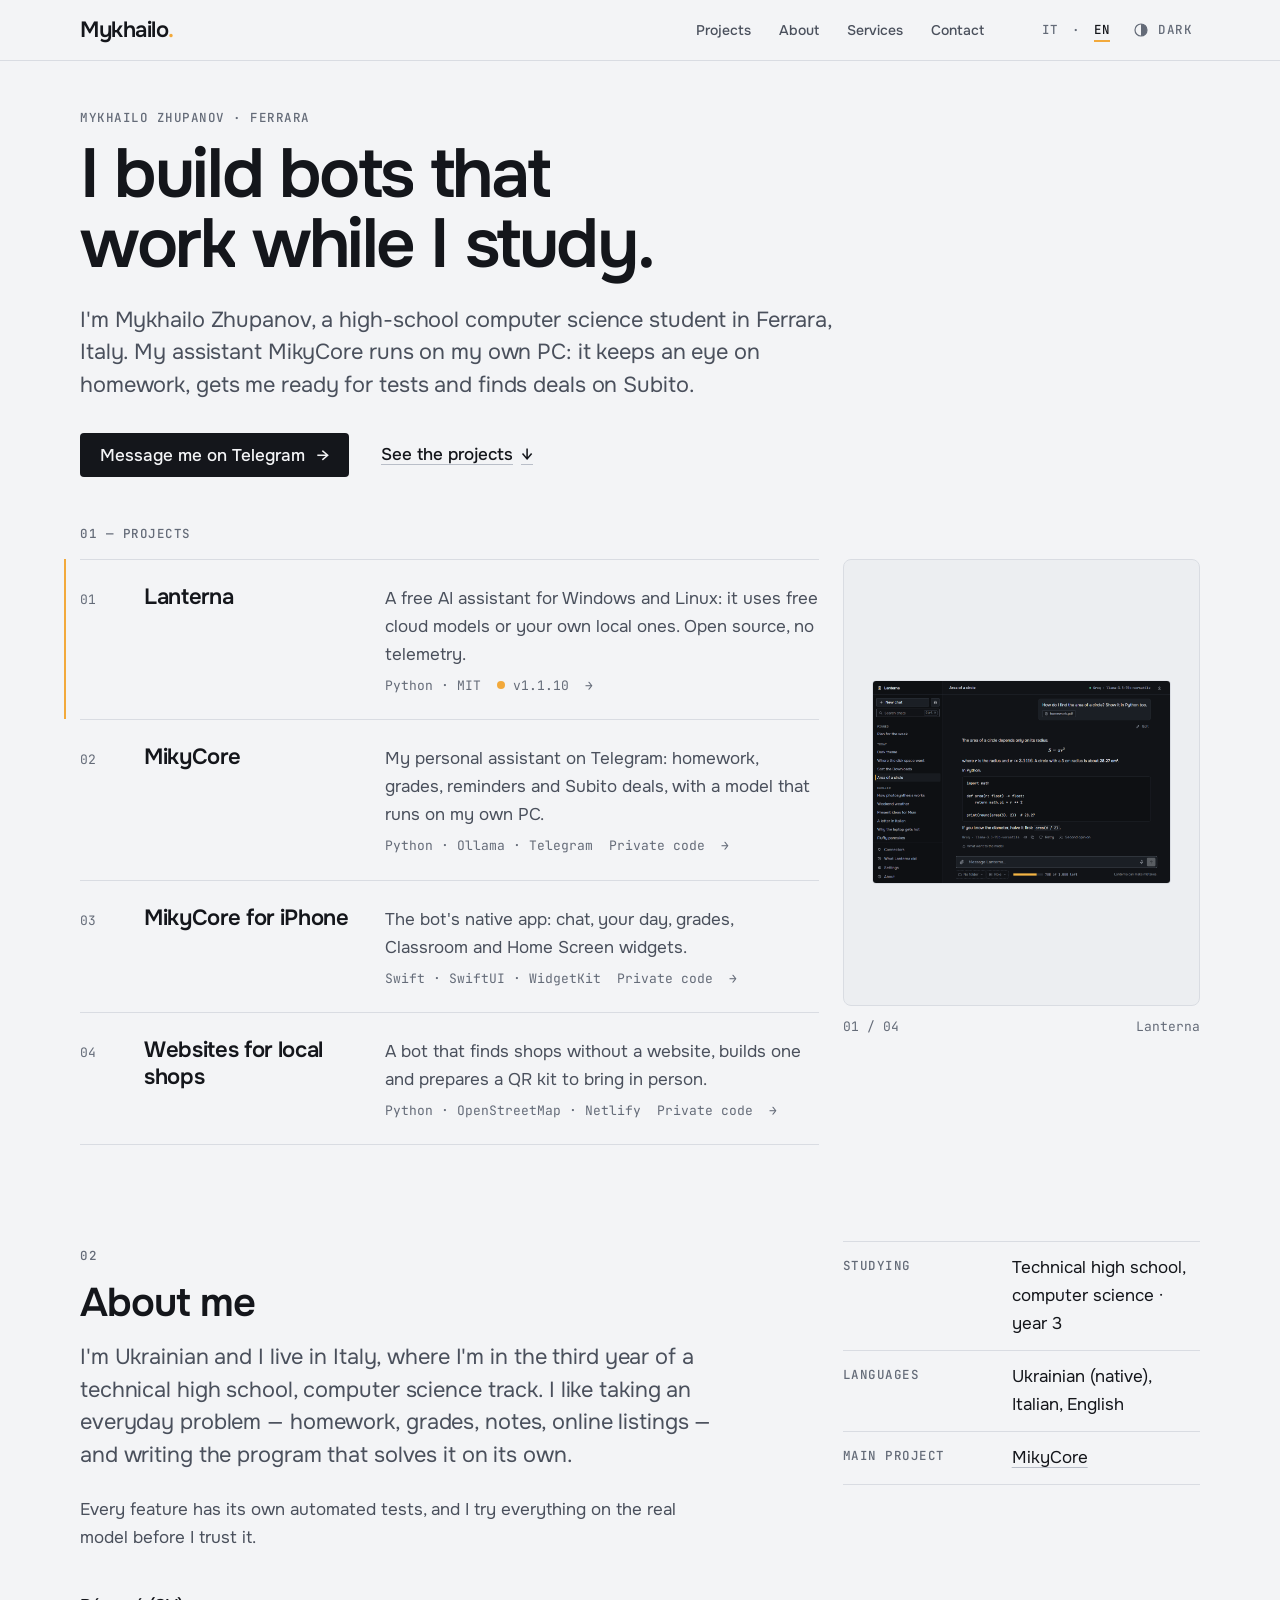
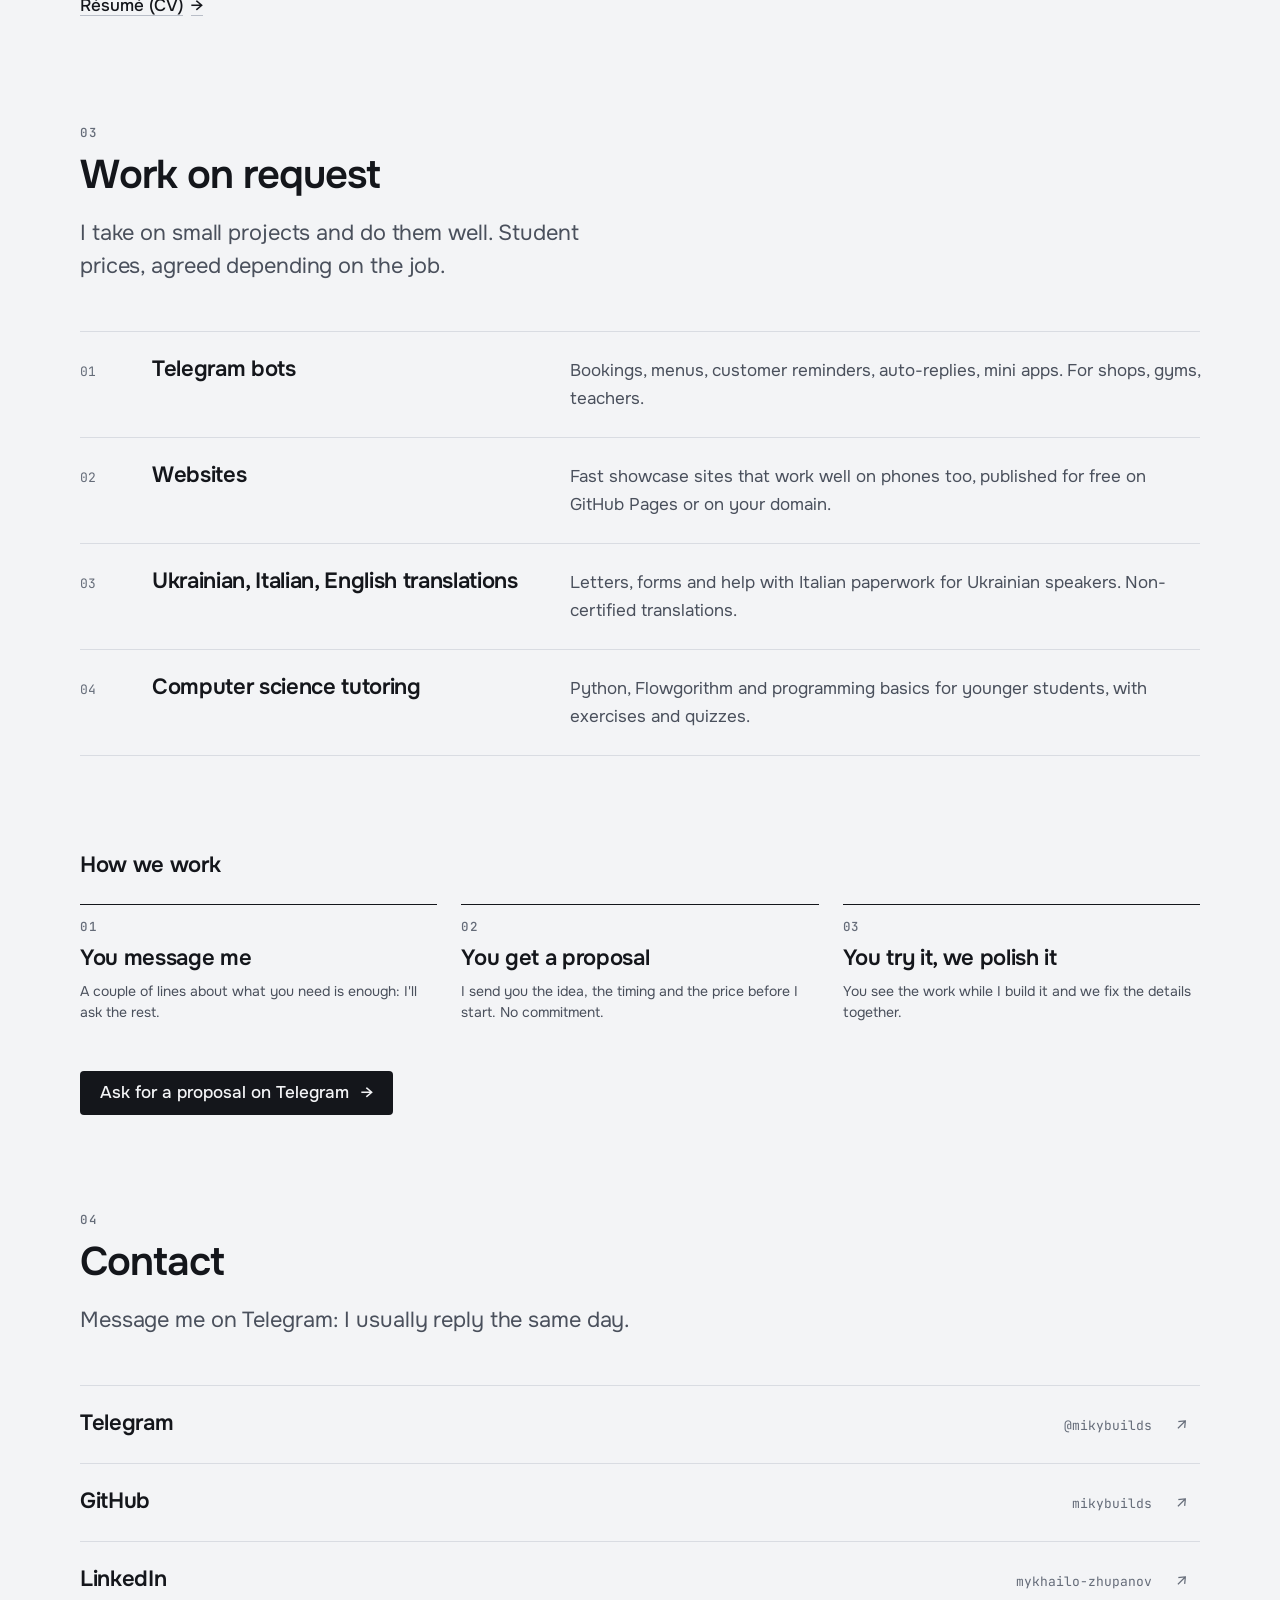
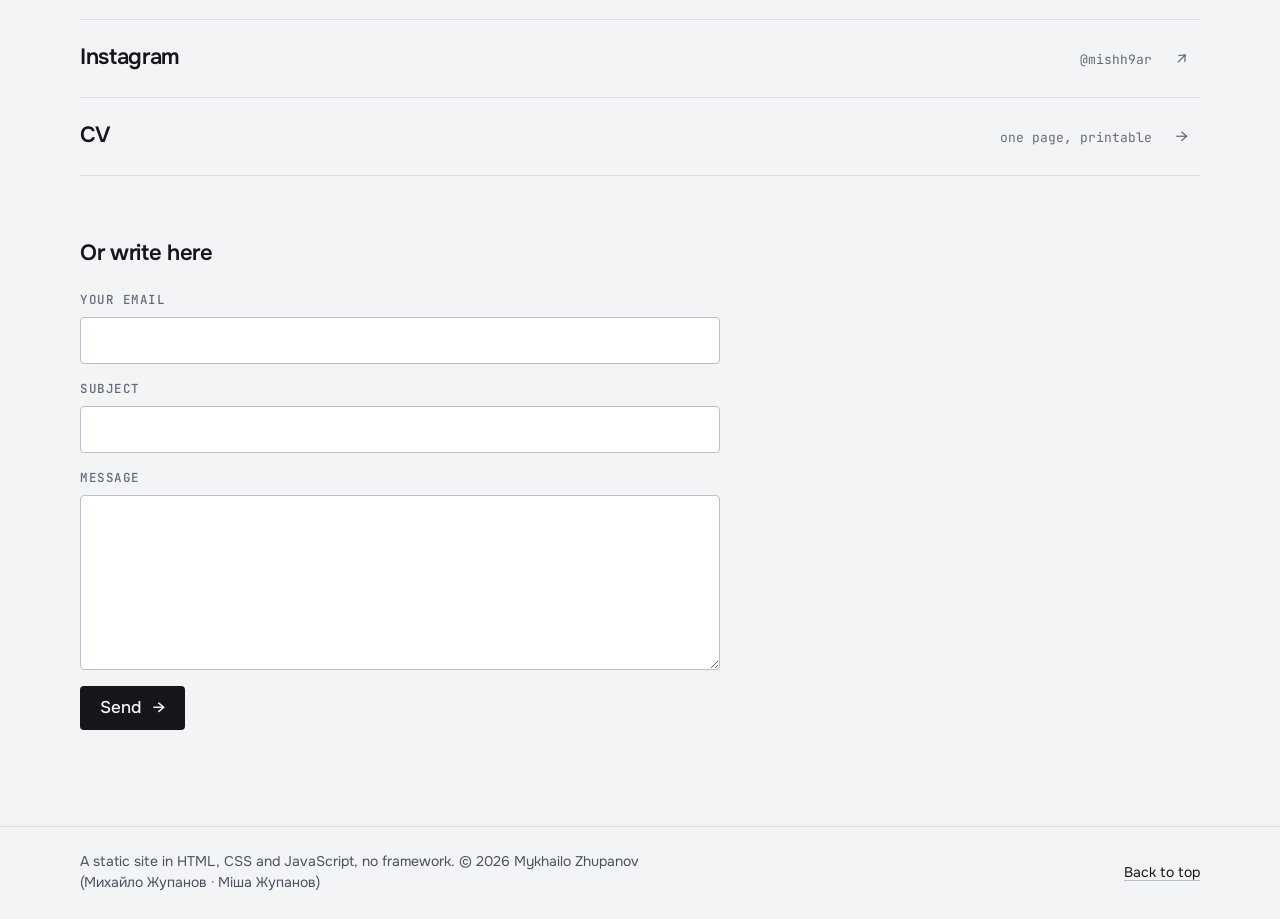
<file: index.html>
<!doctype html>
<html lang="it">
<head>
  <meta charset="utf-8">
  <meta name="viewport" content="width=device-width, initial-scale=1">
  <title>Mykhailo Zhupanov — bot Telegram e AI in locale</title>
  <meta name="description" content="Mykhailo Zhupanov (Михайло Жупанов, Міша Жупанов), studente di un istituto tecnico (informatica) a Ferrara. Costruisco bot Telegram, siti web e assistenti AI che girano sul mio PC.">
  <meta name="author" content="Mykhailo Zhupanov (Михайло Жупанов)">
  <meta name="theme-color" content="#F3F4F6">
  <link rel="canonical" href="https://mikybuilds.github.io/">
  <script type="application/ld+json">
  [{"@context": "https://schema.org", "@type": "WebSite", "name": "Mykhailo Zhupanov", "alternateName": ["mikybuilds", "Михайло Жупанов"], "url": "https://mikybuilds.github.io/"}, {"@context": "https://schema.org", "@type": "Person", "name": "Mykhailo Zhupanov", "alternateName": ["Mikhail Zhupanov", "Misha Zhupanov", "Zhupanov Mykhailo", "Михайло Жупанов", "Міша Жупанов", "Миша Жупанов", "Жупанов Михайло", "mikybuilds"], "url": "https://mikybuilds.github.io/", "givenName": "Mykhailo", "familyName": "Zhupanov", "mainEntityOfPage": "https://mikybuilds.github.io/", "jobTitle": "High-school computer science student, developer", "homeLocation": {"@type": "Place", "address": {"@type": "PostalAddress", "addressLocality": "Ferrara", "addressCountry": "IT"}}, "knowsAbout": ["Telegram bots", "Local LLM", "iOS apps", "Web development"], "sameAs": ["https://github.com/mikybuilds", "https://www.linkedin.com/in/mykhailo-zhupanov/", "https://t.me/mikybuilds", "https://www.instagram.com/mishh9ar/"]}]
  </script>
  <meta name="color-scheme" content="light dark">
  <meta property="og:type" content="website">
  <meta property="og:title" content="Mykhailo Zhupanov — bot Telegram e AI in locale">
  <meta property="og:description" content="Mykhailo Zhupanov (Михайло Жупанов, Міша Жупанов), studente di un istituto tecnico (informatica) a Ferrara. Costruisco bot Telegram, siti web e assistenti AI che girano sul mio PC.">
  <meta property="og:image" content="https://mikybuilds.github.io/assets/og.png">
  <meta property="og:url" content="https://mikybuilds.github.io/">
  <meta property="og:site_name" content="Mykhailo Zhupanov">
  <link rel="me" href="https://github.com/mikybuilds">
  <link rel="icon" href="/favicon.ico" sizes="48x48">
  <link rel="icon" href="/favicon.svg" type="image/svg+xml">
  <link rel="icon" href="/favicon-192.png" type="image/png" sizes="192x192">
  <link rel="apple-touch-icon" href="/apple-touch-icon.png">
  <link rel="preconnect" href="https://fonts.googleapis.com">
  <link rel="preconnect" href="https://fonts.gstatic.com" crossorigin>
  <link href="https://fonts.googleapis.com/css2?family=JetBrains+Mono:wght@400;500&family=Onest:wght@400..600&display=swap" rel="stylesheet">
  <link rel="stylesheet" href="/tokens.css?v=24">
  <link rel="stylesheet" href="/base.css?v=24">
  <link rel="stylesheet" href="/components.css?v=24">
  <link rel="stylesheet" href="/pages.css?v=24">
  <script src="/lv.js?v=3" defer></script>
  <script>(function(){var d=document.documentElement;d.classList.add("js");try{var t=localStorage.getItem("theme");if(t)d.dataset.theme=t}catch(e){}})();</script>
</head>
<body data-page="home">
  <a class="skip" href="#main" data-i18n="skip">Vai al contenuto</a>
  

  <header class="site-head"><div class="wrap">
    <a class="brand" href="/">Mykhailo</a>
    <nav class="site-nav" aria-label="Menu">
      <a data-i18n="nav.projects" href="/#projects" data-sec="projects">Progetti</a>
      <a class="hide-m" data-i18n="nav.about" href="/#about" data-sec="about">Chi sono</a>
      <a class="hide-s" data-i18n="nav.services" href="/#services" data-sec="services">Servizi</a>
      <a data-i18n="nav.contact" href="/#contact" data-sec="contact">Contatti</a>
    </nav>
    <div class="tools">
      <div class="lang" role="group" aria-label="Lingua / Language"><button type="button" data-lang="it" aria-pressed="true">IT</button><span aria-hidden="true">·</span><button type="button" data-lang="en" aria-pressed="false">EN</button></div>
      <button id="theme" class="theme-btn" type="button" aria-label="Tema scuro"><svg viewBox="0 0 24 24" aria-hidden="true"><circle cx="12" cy="12" r="8"/><path class="half" d="M12 4a8 8 0 0 1 0 16z"/></svg><span class="t-label">Scuro</span></button>
    </div>
  </div></header>

  <main id="main">

    <section class="intro"><div class="wrap">
      <p class="label">Mykhailo Zhupanov · Ferrara</p>
      <h1 class="display" data-i18n="hero.title" data-split>Costruisco bot che lavorano mentre io studio.</h1>
      <p class="lead wide" data-i18n="hero.lead">Sono Mykhailo Zhupanov, studio informatica in un istituto tecnico di Ferrara. Il mio assistente MikyCore gira sul mio PC: tiene d'occhio i compiti, mi prepara per le verifiche e trova affari su Subito.</p>
      <p class="actions"><a class="btn" href="https://t.me/mikybuilds" target="_blank" rel="noopener"><span data-i18n="hero.cta">Scrivimi su Telegram</span><span class="arr" aria-hidden="true">→</span></a><a class="more" href="#projects"><span data-i18n="hero.more2">Vedi i progetti</span><span class="arr" aria-hidden="true">↓</span></a></p>
    </div></section>

    <section class="sec first" id="projects"><div class="wrap">
      <h2 class="label" data-i18n="pj.title">01 — Progetti</h2>
      <div class="index-layout">
        <div class="index"><a class="index-row" href="/projects/lanterna/" data-preview="/assets/lanterna/chat-dark.webp" data-pw="1120" data-ph="760"><span class="row-no meta">01</span><span class="row-title h3" style="view-transition-name:p-lanterna">Lanterna</span><span class="row-desc" data-i18n="pj.lan.d">Assistente AI gratuito per Windows e Linux: usa modelli cloud gratuiti o i tuoi modelli locali. Open source, senza telemetria.</span><span class="row-meta"><span class="row-k meta">Python · MIT</span><span class="row-s meta"><span><span class="dot" aria-hidden="true"></span><span data-lv="v">v1.1.10</span></span><span class="arr" aria-hidden="true">→</span></span></span></a><a class="index-row" href="/projects/mikycore/" data-preview="/assets/previews/mikycore.webp" data-pw="390" data-ph="844"><span class="row-no meta">02</span><span class="row-title h3" style="view-transition-name:p-mikycore">MikyCore</span><span class="row-desc" data-i18n="pj.mc.d">Il mio assistente personale su Telegram: compiti, voti, promemoria e affari su Subito, con un modello che gira sul mio PC.</span><span class="row-meta"><span class="row-k meta">Python · Ollama · Telegram</span><span class="row-s meta"><span data-i18n="ix.private">Codice privato</span><span class="arr" aria-hidden="true">→</span></span></span></a><a class="index-row" href="/projects/ios/" data-preview="/assets/previews/ios.webp" data-pw="390" data-ph="844"><span class="row-no meta">03</span><span class="row-title h3" data-i18n="pj.ios.n" style="view-transition-name:p-ios">MikyCore per iPhone</span><span class="row-desc" data-i18n="pj.ios.d">L'app nativa del bot: chat, giornata, voti, Classroom e widget sulla schermata Home.</span><span class="row-meta"><span class="row-k meta">Swift · SwiftUI · WidgetKit</span><span class="row-s meta"><span data-i18n="ix.private">Codice privato</span><span class="arr" aria-hidden="true">→</span></span></span></a><a class="index-row" href="/projects/sites/" data-preview="/assets/previews/sites.webp" data-pw="390" data-ph="844"><span class="row-no meta">04</span><span class="row-title h3" data-i18n="pj.sites.n" style="view-transition-name:p-sites">Siti per negozi locali</span><span class="row-desc" data-i18n="pj.sit.d">Un bot che trova attività senza sito, ne costruisce uno e prepara il kit con QR da portare di persona.</span><span class="row-meta"><span class="row-k meta">Python · OpenStreetMap · Netlify</span><span class="row-s meta"><span data-i18n="ix.private">Codice privato</span><span class="arr" aria-hidden="true">→</span></span></span></a></div>
        <aside class="stage" aria-hidden="true">
          <figure class="plate">
            <div class="plate-frame"><img class="landscape cur" src="/assets/lanterna/chat-dark.webp" alt="" width="1120" height="760"><img class="portrait" src="/assets/previews/mikycore.webp" alt="" width="390" height="844"><img class="portrait" src="/assets/previews/ios.webp" alt="" width="390" height="844"><img class="portrait" src="/assets/previews/sites.webp" alt="" width="390" height="844"></div>
            <figcaption class="meta"><span id="plate-no">01 / 04</span><span id="plate-name">Lanterna</span></figcaption>
          </figure>
        </aside>
      </div>
    </div></section>

    <section class="sec" id="about"><div class="wrap"><div class="split">
      <div class="split-main">
        <span class="label">02</span>
        <h2 class="h2" data-i18n="about.title">Chi sono</h2>
        <p class="lead wide" data-i18n="about.p1" data-r>Sono ucraino e vivo in Italia, dove frequento il terzo anno di un istituto tecnico, indirizzo informatica. Mi piace prendere un problema di tutti i giorni — compiti, voti, appunti, annunci online — e scrivere il programma che lo risolve da solo.</p>
        <p class="body dim" data-i18n="ab.p2" data-r>Ogni funzione ha i suoi test automatici, e provo tutto sul modello reale prima di fidarmi.</p>
        <p class="actions" data-r><a class="more" href="/cv/"><span data-i18n="cv.link">Curriculum (CV)</span><span class="arr" aria-hidden="true">→</span></a></p>
      </div>
      <div class="split-aside">
        <dl class="facts" data-r>
          <div><dt class="label" data-i18n="ab.k1">Studio</dt><dd data-i18n="ab.v1">Istituto tecnico, informatica · 3° anno</dd></div>
          <div><dt class="label" data-i18n="ab.k4">Lingue</dt><dd data-i18n="ab.v4">Ucraino (madrelingua), italiano, inglese</dd></div>
          <div><dt class="label" data-i18n="ab.k5">Progetto principale</dt><dd><a href="/projects/mikycore/">MikyCore</a></dd></div>
        </dl>
      </div>
    </div></div></section>

    <section class="sec" id="services"><div class="wrap">
      <div class="sec-head"><span class="label">03</span><h2 class="h2" data-i18n="srv.title">Lavoro su richiesta</h2><p class="lead" data-i18n="srv.lead">Prendo piccoli progetti e li faccio bene. Prezzi da studente, da concordare in base al lavoro.</p></div>
      <div class="rows"><div class="row" data-r><span class="row-no meta">01</span><h3 class="h3" data-i18n="s1.t">Bot Telegram</h3><p class="row-text" data-i18n="s1.d">Prenotazioni, menù, promemoria per i clienti, risposte automatiche, mini app. Per negozi, palestre, insegnanti.</p></div><div class="row" data-r><span class="row-no meta">02</span><h3 class="h3" data-i18n="s2.t">Siti web</h3><p class="row-text" data-i18n="s2.d">Siti vetrina veloci, fatti bene anche su telefono, pubblicati gratis su GitHub Pages o sul tuo dominio.</p></div><div class="row" data-r><span class="row-no meta">03</span><h3 class="h3" data-i18n="s3.t">Traduzioni ucraino, italiano, inglese</h3><p class="row-text" data-i18n="s3.d">Lettere, moduli e aiuto con la burocrazia italiana per chi parla ucraino. Traduzioni non giurate.</p></div><div class="row" data-r><span class="row-no meta">04</span><h3 class="h3" data-i18n="s4.t">Ripetizioni di informatica</h3><p class="row-text" data-i18n="s4.d">Python, Flowgorithm e basi di programmazione per studenti più giovani, con esercizi e quiz.</p></div></div>
      <h3 class="h3 subhead" data-r data-i18n="pr.title">Come lavoriamo</h3>
      <ol class="steps"><li data-r style="--d:0ms"><b data-i18n="pr.1t">Mi scrivi</b><span data-i18n="pr.1d">Due righe su cosa ti serve bastano: il resto lo chiedo io.</span></li><li data-r style="--d:60ms"><b data-i18n="pr.2t">Ricevi una proposta</b><span data-i18n="pr.2d">Ti mando l'idea, i tempi e il prezzo prima di iniziare. Nessun impegno.</span></li><li data-r style="--d:120ms"><b data-i18n="pr.3t">Lo provi e lo sistemiamo</b><span data-i18n="pr.3d">Vedi il lavoro mentre lo faccio e correggiamo insieme i dettagli.</span></li></ol>
      <p class="actions after" data-r><a class="btn" href="https://t.me/mikybuilds" target="_blank" rel="noopener"><span data-i18n="pr.cta">Chiedi una proposta su Telegram</span><span class="arr" aria-hidden="true">→</span></a></p>
    </div></section>

    <section class="sec" id="contact"><div class="wrap">
      <div class="sec-head"><span class="label">04</span><h2 class="h2" data-i18n="ct.title">Contatti</h2><p class="lead" data-i18n="ct.lead">Scrivimi su Telegram: rispondo di solito in giornata.</p></div>
      <div class="contact-list" data-r><a class="contact-row" href="https://t.me/mikybuilds" target="_blank" rel="me noopener"><span class="h3">Telegram</span><span class="meta">@mikybuilds</span><span class="arr" aria-hidden="true">↗</span></a><a class="contact-row" href="https://github.com/mikybuilds" target="_blank" rel="me noopener"><span class="h3">GitHub</span><span class="meta">mikybuilds</span><span class="arr" aria-hidden="true">↗</span></a><a class="contact-row" href="https://www.linkedin.com/in/mykhailo-zhupanov/" target="_blank" rel="me noopener"><span class="h3">LinkedIn</span><span class="meta">mykhailo-zhupanov</span><span class="arr" aria-hidden="true">↗</span></a><a class="contact-row" href="https://www.instagram.com/mishh9ar/" target="_blank" rel="me noopener"><span class="h3">Instagram</span><span class="meta">@mishh9ar</span><span class="arr" aria-hidden="true">↗</span></a><a class="contact-row" href="/cv/"><span class="h3" data-i18n="cv.row">Curriculum</span><span class="meta" data-i18n="cv.rowm">una pagina, stampabile</span><span class="arr" aria-hidden="true">→</span></a></div>
      <form class="form" id="contact-form" action="https://api.web3forms.com/submit" method="POST" novalidate data-r>
        <h3 class="h3" data-i18n="fm.h">Oppure scrivi qui</h3>
        <input type="hidden" name="access_key" value="fa7a9e1f-1c98-408e-877a-d4b1c318d550">
        <input type="hidden" name="from_name" value="mikybuilds.github.io">
        <input type="checkbox" name="botcheck" class="hp" tabindex="-1" autocomplete="off" aria-hidden="true">
        <div class="field"><label class="label" for="f-email" data-i18n="fm.email">La tua email</label><input id="f-email" type="email" name="email" required autocomplete="email" maxlength="120" aria-describedby="f-email-e"><p class="field-err small" id="f-email-e" data-msg="Scrivi un'email a cui posso rispondere, ad esempio nome@esempio.it." data-key="fm.e.email" hidden></p></div>
        <div class="field"><label class="label" for="f-subject" data-i18n="fm.subject">Oggetto</label><input id="f-subject" type="text" name="subject" required maxlength="120" aria-describedby="f-subject-e"><p class="field-err small" id="f-subject-e" data-msg="Scrivi l'oggetto." data-key="fm.e.subject" hidden></p></div>
        <div class="field"><label class="label" for="f-message" data-i18n="fm.msg">Messaggio</label><textarea id="f-message" name="message" required rows="6" maxlength="4000" aria-describedby="f-message-e"></textarea><p class="field-err small" id="f-message-e" data-msg="Scrivi il messaggio." data-key="fm.e.message" hidden></p></div>
        <p class="actions"><button class="btn" type="submit"><span data-i18n="fm.send">Invia</span><span class="arr" aria-hidden="true">→</span></button>
          <span class="form-note small" role="status" aria-live="polite" data-sending="Invio…" data-ok="Inviato. Ti rispondo via email." data-err="Non è partito. Scrivimi su Telegram."></span></p>
      </form>
    </div></section>
  </main>

  <footer class="site-foot"><div class="wrap">
    <p class="small dim"><span data-i18n="foot">Sito statico in HTML, CSS e JavaScript, senza framework.</span> © <span id="year">2026</span> Mykhailo Zhupanov <span lang="uk">(Михайло Жупанов · Міша Жупанов)</span></p>
    <a class="small" href="#main" data-i18n="totop">Torna su</a>
  </div></footer>
  <script>window.PAGE_EN = {"pj.lan.d": "A free AI assistant for Windows and Linux: it uses free cloud models or your own local ones. Open source, no telemetry.", "pj.mc.d": "My personal assistant on Telegram: homework, grades, reminders and Subito deals, with a model that runs on my own PC.", "ix.private": "Private code", "pj.ios.n": "MikyCore for iPhone", "pj.ios.d": "The bot's native app: chat, your day, grades, Classroom and Home Screen widgets.", "pj.sites.n": "Websites for local shops", "pj.sit.d": "A bot that finds shops without a website, builds one and prepares a QR kit to bring in person.", "hero.more2": "See the projects", "pj.title": "01 — Projects", "hero.cta": "Message me on Telegram", "about.title": "About me", "about.p1": "I'm Ukrainian and I live in Italy, where I'm in the third year of a technical high school, computer science track. I like taking an everyday problem — homework, grades, notes, online listings — and writing the program that solves it on its own.", "ab.p2": "Every feature has its own automated tests, and I try everything on the real model before I trust it.", "ab.k1": "Studying", "ab.k4": "Languages", "ab.v4": "Ukrainian (native), Italian, English", "ab.k5": "Main project", "ab.v1": "Technical high school, computer science · year 3", "cv.link": "Résumé (CV)", "s1.t": "Telegram bots", "s1.d": "Bookings, menus, customer reminders, auto-replies, mini apps. For shops, gyms, teachers.", "s2.t": "Websites", "s2.d": "Fast showcase sites that work well on phones too, published for free on GitHub Pages or on your domain.", "s3.t": "Ukrainian, Italian, English translations", "s3.d": "Letters, forms and help with Italian paperwork for Ukrainian speakers. Non-certified translations.", "s4.t": "Computer science tutoring", "s4.d": "Python, Flowgorithm and programming basics for younger students, with exercises and quizzes.", "pr.1t": "You message me", "pr.1d": "A couple of lines about what you need is enough: I'll ask the rest.", "pr.2t": "You get a proposal", "pr.2d": "I send you the idea, the timing and the price before I start. No commitment.", "pr.3t": "You try it, we polish it", "pr.3d": "You see the work while I build it and we fix the details together.", "srv.lead": "I take on small projects and do them well. Student prices, agreed depending on the job.", "srv.title": "Work on request", "pr.title": "How we work", "pr.cta": "Ask for a proposal on Telegram", "hero.title": "I build bots that work while I study.", "hero.lead": "I'm Mykhailo Zhupanov, a high-school computer science student in Ferrara, Italy. My assistant MikyCore runs on my own PC: it keeps an eye on homework, gets me ready for tests and finds deals on Subito.", "cv.row": "CV", "cv.rowm": "one page, printable", "ct.lead": "Message me on Telegram: I usually reply the same day.", "ct.title": "Contact", "fm.h": "Or write here", "fm.email": "Your email", "fm.subject": "Subject", "fm.msg": "Message", "fm.send": "Send", "fm.sending": "Sending…", "fm.ok": "Sent. I'll reply to your email.", "fm.err": "It didn't go through. Please write on Telegram.", "fm.e.email": "Enter an email I can reply to, like name@example.com.", "fm.e.subject": "Add a subject.", "fm.e.message": "Write the message.", "_title": "Mykhailo Zhupanov — Telegram bots and local AI", "_desc": "Mykhailo Zhupanov (Михайло Жупанов, Міша Жупанов), high-school computer science student in Ferrara, Italy. I build Telegram bots, websites and AI assistants that run on my own PC.", "skip": "Skip to content", "nav.projects": "Projects", "nav.about": "About", "nav.services": "Services", "nav.contact": "Contact", "foot": "A static site in HTML, CSS and JavaScript, no framework.", "totop": "Back to top"};</script>
  <script src="/site.js?v=24"></script>
</body>
</html>
</file>
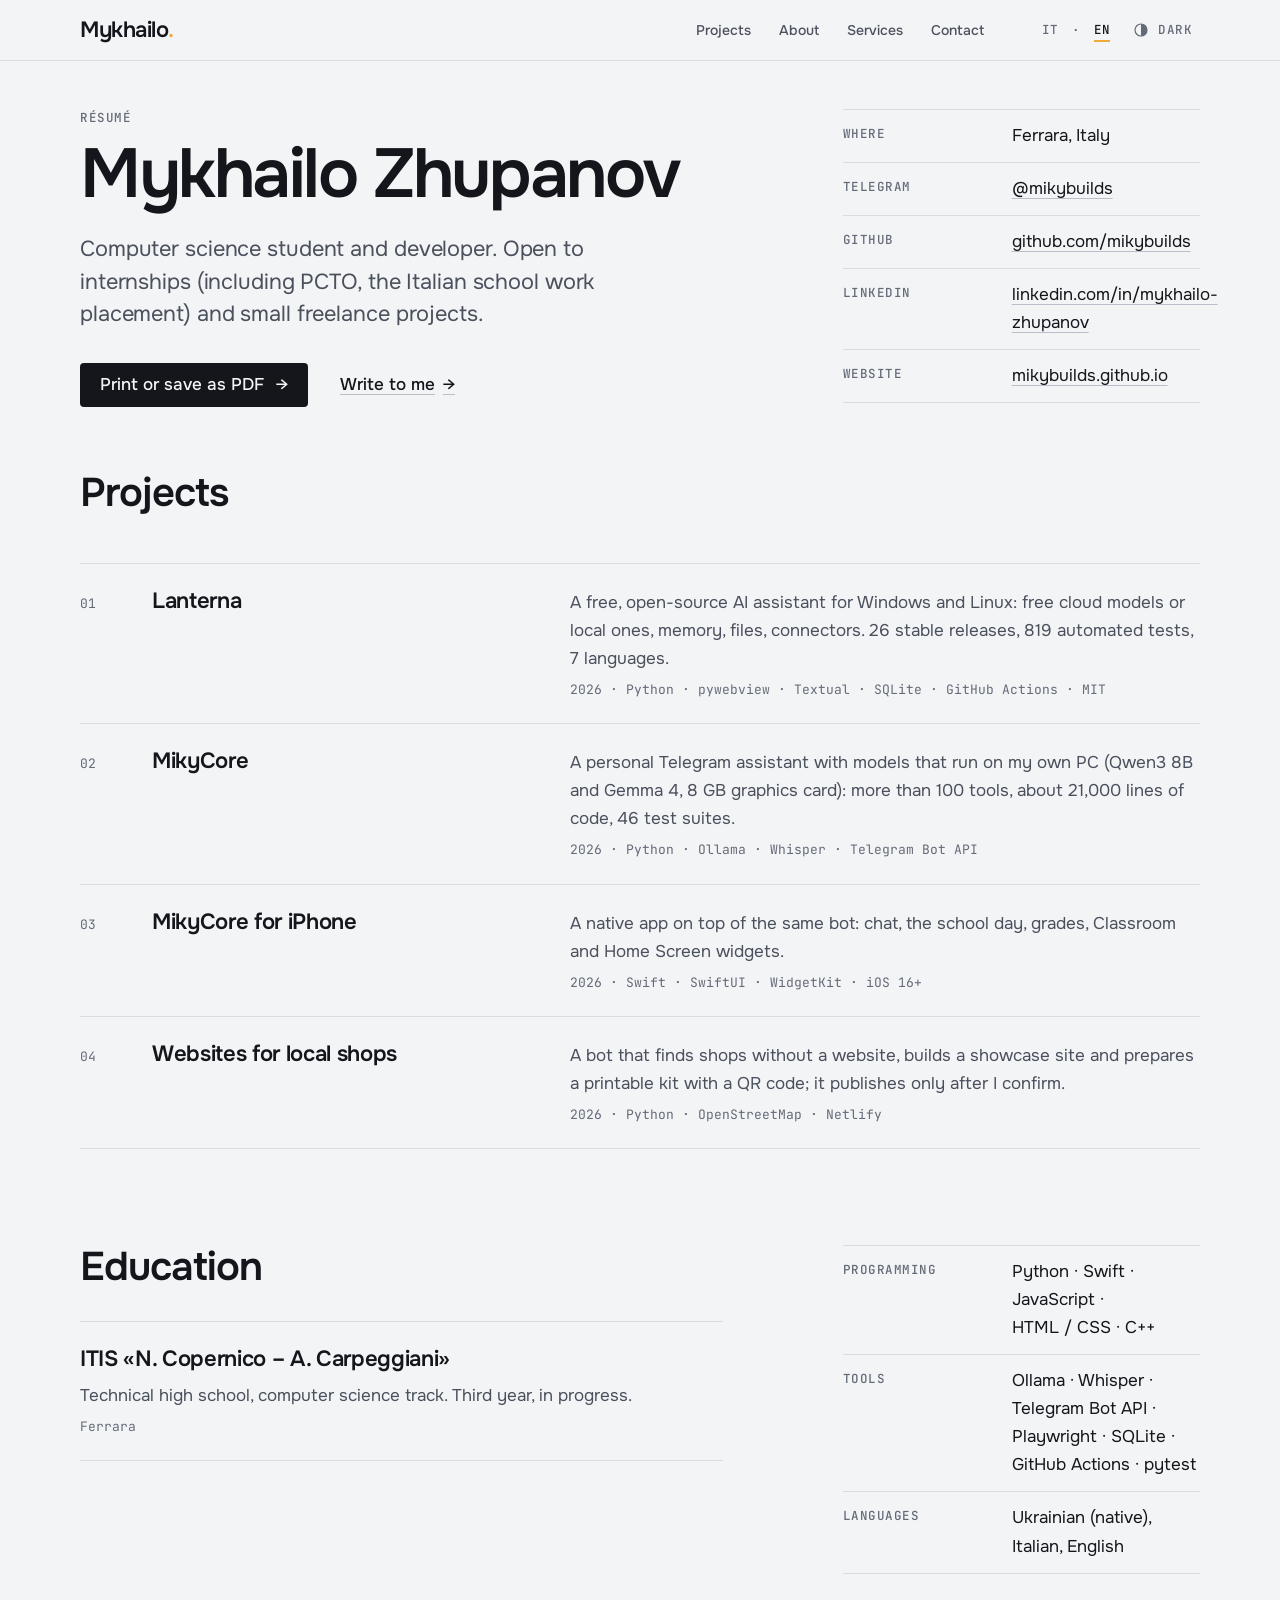
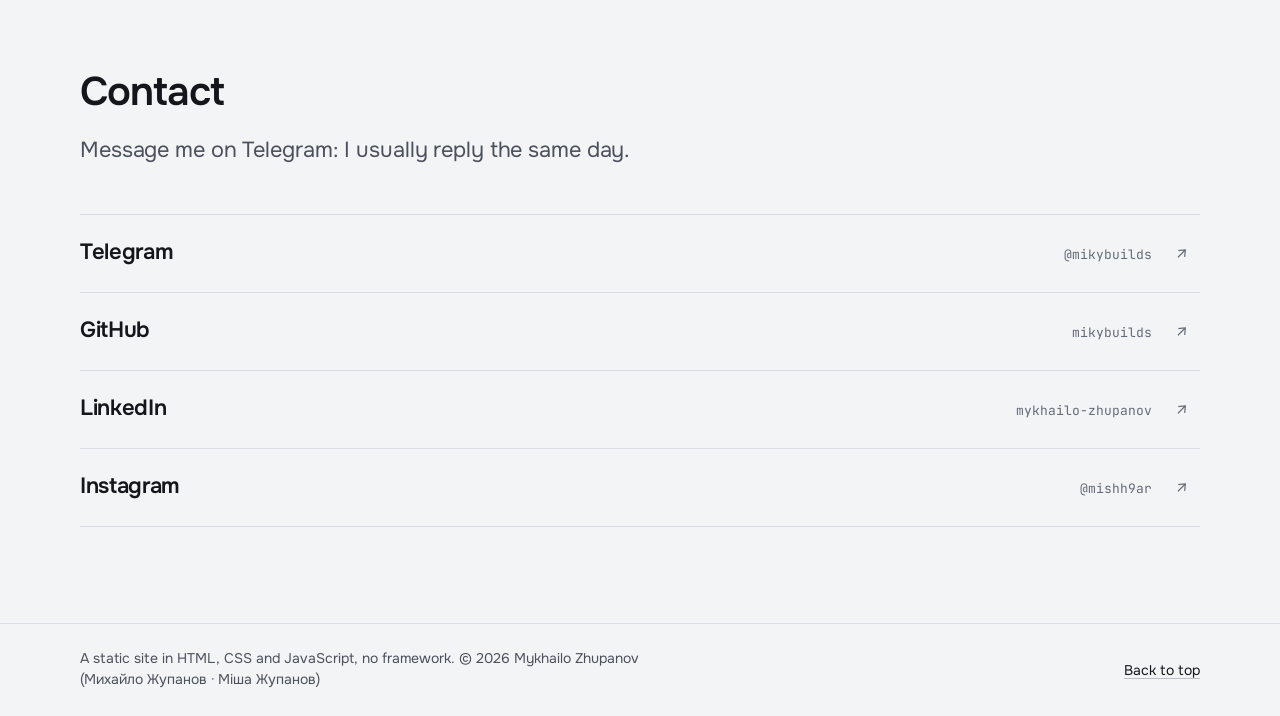
<file: cv/index.html>
<!doctype html>
<html lang="it">
<head>
  <meta charset="utf-8">
  <meta name="viewport" content="width=device-width, initial-scale=1">
  <title>Curriculum — Mykhailo Zhupanov</title>
  <meta name="description" content="Curriculum di Mykhailo Zhupanov (Михайло Жупанов): studente di un istituto tecnico (informatica) a Ferrara, sviluppatore di assistenti AI, bot Telegram, app iOS e siti web.">
  <meta name="author" content="Mykhailo Zhupanov (Михайло Жупанов)">
  <meta name="theme-color" content="#F3F4F6">
  <link rel="canonical" href="https://mikybuilds.github.io/cv/">
  <script type="application/ld+json">
  {"@context": "https://schema.org", "@type": "ProfilePage", "url": "https://mikybuilds.github.io/cv/", "mainEntity": {"@type": "Person", "name": "Mykhailo Zhupanov", "alternateName": ["Mikhail Zhupanov", "Misha Zhupanov", "Zhupanov Mykhailo", "Михайло Жупанов", "Міша Жупанов", "Миша Жупанов", "Жупанов Михайло", "mikybuilds"], "url": "https://mikybuilds.github.io/"}}
  </script>
  <meta name="color-scheme" content="light dark">
  <meta property="og:type" content="website">
  <meta property="og:title" content="Curriculum — Mykhailo Zhupanov">
  <meta property="og:description" content="Curriculum di Mykhailo Zhupanov (Михайло Жупанов): studente di un istituto tecnico (informatica) a Ferrara, sviluppatore di assistenti AI, bot Telegram, app iOS e siti web.">
  <meta property="og:image" content="https://mikybuilds.github.io/assets/og.png">
  <meta property="og:url" content="https://mikybuilds.github.io/cv/">
  <meta property="og:site_name" content="Mykhailo Zhupanov">
  <link rel="me" href="https://github.com/mikybuilds">
  <link rel="icon" href="/favicon.ico" sizes="48x48">
  <link rel="icon" href="/favicon.svg" type="image/svg+xml">
  <link rel="icon" href="/favicon-192.png" type="image/png" sizes="192x192">
  <link rel="apple-touch-icon" href="/apple-touch-icon.png">
  <link rel="preconnect" href="https://fonts.googleapis.com">
  <link rel="preconnect" href="https://fonts.gstatic.com" crossorigin>
  <link href="https://fonts.googleapis.com/css2?family=JetBrains+Mono:wght@400;500&family=Onest:wght@400..600&display=swap" rel="stylesheet">
  <link rel="stylesheet" href="/tokens.css?v=24">
  <link rel="stylesheet" href="/base.css?v=24">
  <link rel="stylesheet" href="/components.css?v=24">
  <link rel="stylesheet" href="/pages.css?v=24">
  
  <script>(function(){var d=document.documentElement;d.classList.add("js");try{var t=localStorage.getItem("theme");if(t)d.dataset.theme=t}catch(e){}})();</script>
</head>
<body data-page="cv">
  <a class="skip" href="#main" data-i18n="skip">Vai al contenuto</a>
  

  <header class="site-head"><div class="wrap">
    <a class="brand" href="/">Mykhailo</a>
    <nav class="site-nav" aria-label="Menu">
      <a data-i18n="nav.projects" href="/#projects" data-sec="projects">Progetti</a>
      <a class="hide-m" data-i18n="nav.about" href="/#about" data-sec="about">Chi sono</a>
      <a class="hide-s" data-i18n="nav.services" href="/#services" data-sec="services">Servizi</a>
      <a data-i18n="nav.contact" href="/#contact" data-sec="contact">Contatti</a>
    </nav>
    <div class="tools">
      <div class="lang" role="group" aria-label="Lingua / Language"><button type="button" data-lang="it" aria-pressed="true">IT</button><span aria-hidden="true">·</span><button type="button" data-lang="en" aria-pressed="false">EN</button></div>
      <button id="theme" class="theme-btn" type="button" aria-label="Tema scuro"><svg viewBox="0 0 24 24" aria-hidden="true"><circle cx="12" cy="12" r="8"/><path class="half" d="M12 4a8 8 0 0 1 0 16z"/></svg><span class="t-label">Scuro</span></button>
    </div>
  </div></header>

  <main id="main">

    <section class="pagehead cv-head"><div class="wrap"><div class="split">
      <div class="split-main">
        <p class="label"><span data-i18n="cv.kind">Curriculum</span></p>
        <h1 class="display">Mykhailo Zhupanov</h1>
        <p class="lead" data-i18n="cv.lead">Studente di informatica e sviluppatore. Aperto a stage (anche PCTO) e a piccoli progetti su richiesta.</p>
        <p class="actions"><button class="btn" type="button" data-print><span data-i18n="cv.print">Stampa o salva in PDF</span><span class="arr" aria-hidden="true">→</span></button><a class="more" href="/#contact"><span data-i18n="cv.write">Scrivimi</span><span class="arr" aria-hidden="true">→</span></a></p>
      </div>
      <div class="split-aside"><dl class="facts"><div><dt class="label"><span data-i18n="cv.c1">Dove</span></dt><dd><span data-i18n="cv.c1v">Ferrara, Italia</span></dd></div><div><dt class="label">Telegram</dt><dd><a href="https://t.me/mikybuilds" rel="me">@mikybuilds</a></dd></div><div><dt class="label">GitHub</dt><dd><a href="https://github.com/mikybuilds" rel="me">github.com/mikybuilds</a></dd></div><div><dt class="label">LinkedIn</dt><dd><a href="https://www.linkedin.com/in/mykhailo-zhupanov/" rel="me">linkedin.com/in/mykhailo-zhupanov</a></dd></div><div><dt class="label"><span data-i18n="cv.c5">Sito</span></dt><dd><a href="/">mikybuilds.github.io</a></dd></div></dl></div>
    </div></div></section>
    <section class="sec first" id="cv-projects"><div class="wrap">
      <div class="sec-head"><h2 class="h2" data-i18n="cv.ph">Progetti</h2></div>
      <div class="rows"><div class="row cv-row"><span class="row-no meta">01</span><h3 class="h3"><a href="/projects/lanterna/">Lanterna</a></h3><div class="row-text"><p data-i18n="cv.p1">Assistente AI gratuito e open source per Windows e Linux: modelli cloud gratuiti o locali, memoria, file, connettori. 26 rilasci stabili, 819 test automatici, 7 lingue.</p><p class="meta">2026 · Python · pywebview · Textual · SQLite · GitHub Actions · MIT</p></div></div><div class="row cv-row"><span class="row-no meta">02</span><h3 class="h3"><a href="/projects/mikycore/">MikyCore</a></h3><div class="row-text"><p data-i18n="cv.p2">Assistente personale su Telegram con modelli che girano sul mio PC (Qwen3 8B e Gemma 4, scheda video da 8 GB): più di 100 strumenti, circa 21 000 righe di codice, 46 suite di test.</p><p class="meta">2026 · Python · Ollama · Whisper · Telegram Bot API</p></div></div><div class="row cv-row"><span class="row-no meta">03</span><h3 class="h3"><a href="/projects/ios/"><span data-i18n="cv.p3n">MikyCore per iPhone</span></a></h3><div class="row-text"><p data-i18n="cv.p3">App nativa che usa lo stesso bot: chat, giornata di scuola, voti, Classroom e widget sulla schermata Home.</p><p class="meta">2026 · Swift · SwiftUI · WidgetKit · iOS 16+</p></div></div><div class="row cv-row"><span class="row-no meta">04</span><h3 class="h3"><a href="/projects/sites/"><span data-i18n="cv.p4n">Siti per negozi locali</span></a></h3><div class="row-text"><p data-i18n="cv.p4">Un bot che trova attività senza sito, costruisce un sito vetrina e prepara un kit stampabile con codice QR; pubblica solo dopo la mia conferma.</p><p class="meta">2026 · Python · OpenStreetMap · Netlify</p></div></div></div>
    </div></section>
    <section class="sec" id="cv-more"><div class="wrap"><div class="split">
      <div class="split-main">
        <h2 class="h2" data-i18n="cv.eh">Istruzione</h2>
        <div class="rows mt-m">
          <div class="row noindex cv-row cv-edu"><h3 class="h3">ITIS «N. Copernico – A. Carpeggiani»</h3>
            <div class="row-text"><p data-i18n="cv.e1">Istituto tecnico, indirizzo informatica. Terzo anno, in corso.</p><p class="meta">Ferrara</p></div></div>
        </div>
      </div>
      <div class="split-aside">
        <dl class="facts">
          <div><dt class="label"><span data-i18n="cv.s1">Linguaggi</span></dt><dd>Python · Swift · JavaScript · HTML&nbsp;/&nbsp;CSS · C++</dd></div>
          <div><dt class="label"><span data-i18n="cv.s2">Strumenti</span></dt><dd>Ollama · Whisper · Telegram&nbsp;Bot&nbsp;API · Playwright · SQLite · GitHub&nbsp;Actions · pytest</dd></div>
          <div><dt class="label"><span data-i18n="cv.s3">Lingue</span></dt><dd><span data-i18n="cv.s3v">Ucraino (madrelingua), italiano, inglese</span></dd></div>
        </dl>
      </div>
    </div></div></section>
    <section class="sec" id="contact"><div class="wrap">
      <div class="sec-head"><h2 class="h2" data-i18n="ct.title">Contatti</h2><p class="lead" data-i18n="ct.lead">Scrivimi su Telegram: rispondo di solito in giornata.</p></div>
      <div class="contact-list" data-r><a class="contact-row" href="https://t.me/mikybuilds" target="_blank" rel="me noopener"><span class="h3">Telegram</span><span class="meta">@mikybuilds</span><span class="arr" aria-hidden="true">↗</span></a><a class="contact-row" href="https://github.com/mikybuilds" target="_blank" rel="me noopener"><span class="h3">GitHub</span><span class="meta">mikybuilds</span><span class="arr" aria-hidden="true">↗</span></a><a class="contact-row" href="https://www.linkedin.com/in/mykhailo-zhupanov/" target="_blank" rel="me noopener"><span class="h3">LinkedIn</span><span class="meta">mykhailo-zhupanov</span><span class="arr" aria-hidden="true">↗</span></a><a class="contact-row" href="https://www.instagram.com/mishh9ar/" target="_blank" rel="me noopener"><span class="h3">Instagram</span><span class="meta">@mishh9ar</span><span class="arr" aria-hidden="true">↗</span></a></div>
    </div></section>
  </main>

  <footer class="site-foot"><div class="wrap">
    <p class="small dim"><span data-i18n="foot">Sito statico in HTML, CSS e JavaScript, senza framework.</span> © <span id="year">2026</span> Mykhailo Zhupanov <span lang="uk">(Михайло Жупанов · Міша Жупанов)</span></p>
    <a class="small" href="#main" data-i18n="totop">Torna su</a>
  </div></footer>
  <script>window.PAGE_EN = {"cv.print": "Print or save as PDF", "cv.write": "Write to me", "cv.kind": "Résumé", "cv.c1": "Where", "cv.c1v": "Ferrara, Italy", "cv.c5": "Website", "cv.lead": "Computer science student and developer. Open to internships (including PCTO, the Italian school work placement) and small freelance projects.", "cv.p1": "A free, open-source AI assistant for Windows and Linux: free cloud models or local ones, memory, files, connectors. 26 stable releases, 819 automated tests, 7 languages.", "cv.p2": "A personal Telegram assistant with models that run on my own PC (Qwen3 8B and Gemma 4, 8 GB graphics card): more than 100 tools, about 21,000 lines of code, 46 test suites.", "cv.p3n": "MikyCore for iPhone", "cv.p3": "A native app on top of the same bot: chat, the school day, grades, Classroom and Home Screen widgets.", "cv.p4n": "Websites for local shops", "cv.p4": "A bot that finds shops without a website, builds a showcase site and prepares a printable kit with a QR code; it publishes only after I confirm.", "cv.ph": "Projects", "cv.eh": "Education", "cv.e1": "Technical high school, computer science track. Third year, in progress.", "cv.s1": "Programming", "cv.s2": "Tools", "cv.s3": "Languages", "cv.s3v": "Ukrainian (native), Italian, English", "cv.row": "CV", "cv.rowm": "one page, printable", "ct.lead": "Message me on Telegram: I usually reply the same day.", "ct.title": "Contact", "_title": "Résumé — Mykhailo Zhupanov", "_desc": "Résumé of Mykhailo Zhupanov: high-school computer science student in Ferrara, Italy; builds AI assistants, Telegram bots, iOS apps and websites.", "skip": "Skip to content", "nav.projects": "Projects", "nav.about": "About", "nav.services": "Services", "nav.contact": "Contact", "foot": "A static site in HTML, CSS and JavaScript, no framework.", "totop": "Back to top"};</script>
  <script src="/site.js?v=24"></script>
</body>
</html>
</file>
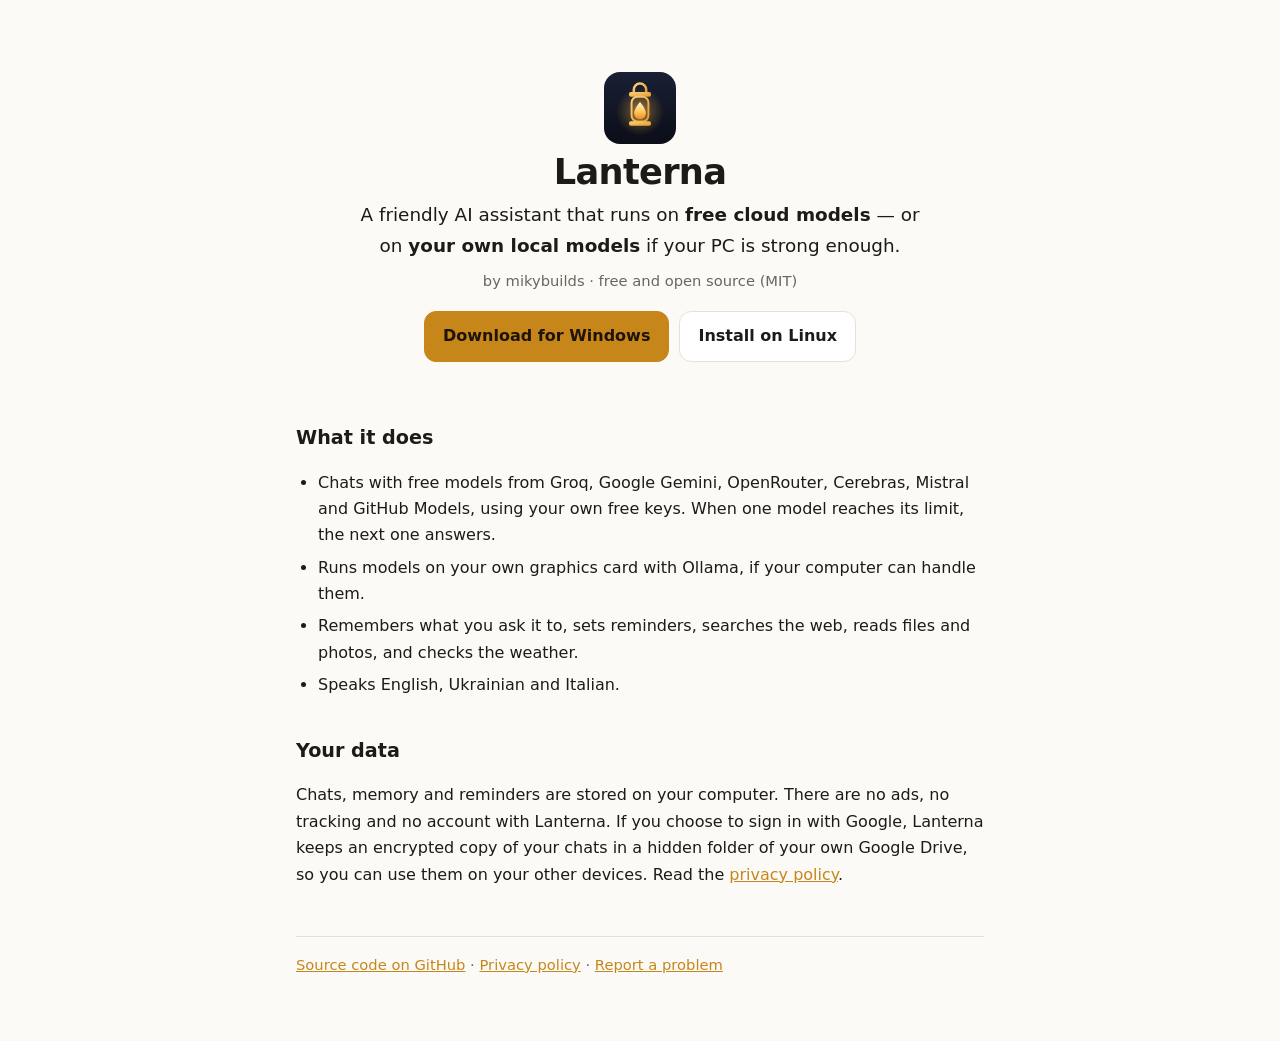
<file: lanterna/index.html>
<!doctype html>
<html lang="en">
<head>
<meta charset="utf-8">
<meta name="viewport" content="width=device-width, initial-scale=1">
<title>Lanterna — a friendly AI assistant</title>
<meta name="description" content="Lanterna is a free, open-source AI assistant for Windows and Linux that runs on free cloud models or on your own local models.">
<link rel="icon" href="logo.svg" type="image/svg+xml">
<link rel="stylesheet" href="page.css">
</head>
<body>
<main>
  <header class="top">
    <img src="logo.svg" alt="" width="72" height="72">
    <h1>Lanterna</h1>
    <p class="lead">A friendly AI assistant that runs on <b>free cloud models</b> — or on <b>your own local models</b> if your PC is strong enough.</p>
    <p class="by">by mikybuilds · free and open source (MIT)</p>
    <p class="actions">
      <a class="btn primary" href="https://github.com/mikybuilds/lanterna/releases/latest">Download for Windows</a>
      <a class="btn" href="https://github.com/mikybuilds/lanterna#linux">Install on Linux</a>
    </p>
  </header>

  <section>
    <h2>What it does</h2>
    <ul>
      <li>Chats with free models from Groq, Google Gemini, OpenRouter, Cerebras, Mistral and GitHub Models, using your own free keys. When one model reaches its limit, the next one answers.</li>
      <li>Runs models on your own graphics card with Ollama, if your computer can handle them.</li>
      <li>Remembers what you ask it to, sets reminders, searches the web, reads files and photos, and checks the weather.</li>
      <li>Speaks English, Ukrainian and Italian.</li>
    </ul>
  </section>

  <section>
    <h2>Your data</h2>
    <p>Chats, memory and reminders are stored on your computer. There are no ads, no tracking and no account with Lanterna. If you choose to sign in with Google, Lanterna keeps an encrypted copy of your chats in a hidden folder of your own Google Drive, so you can use them on your other devices. Read the <a href="privacy.html">privacy policy</a>.</p>
  </section>

  <footer>
    <a href="https://github.com/mikybuilds/lanterna">Source code on GitHub</a> ·
    <a href="privacy.html">Privacy policy</a> ·
    <a href="https://github.com/mikybuilds/lanterna/issues">Report a problem</a>
  </footer>
</main>
</body>
</html>
</file>
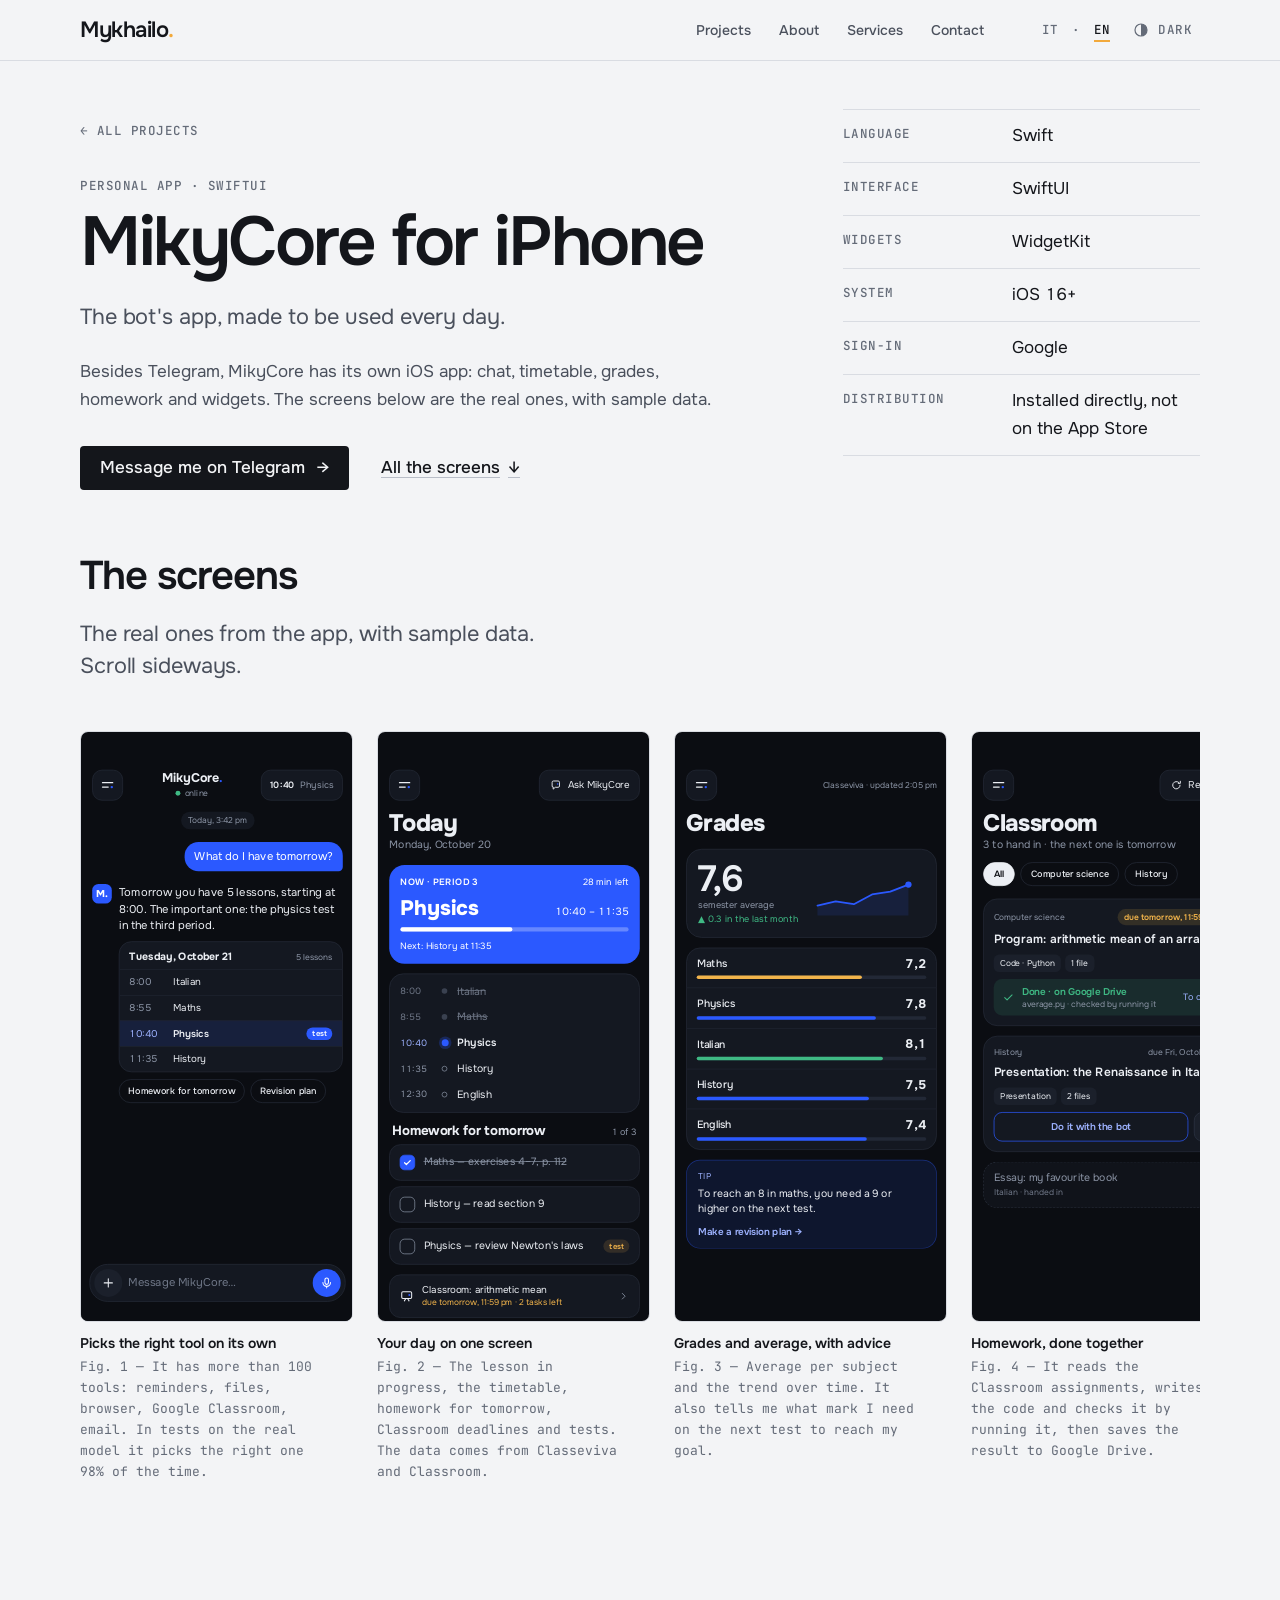
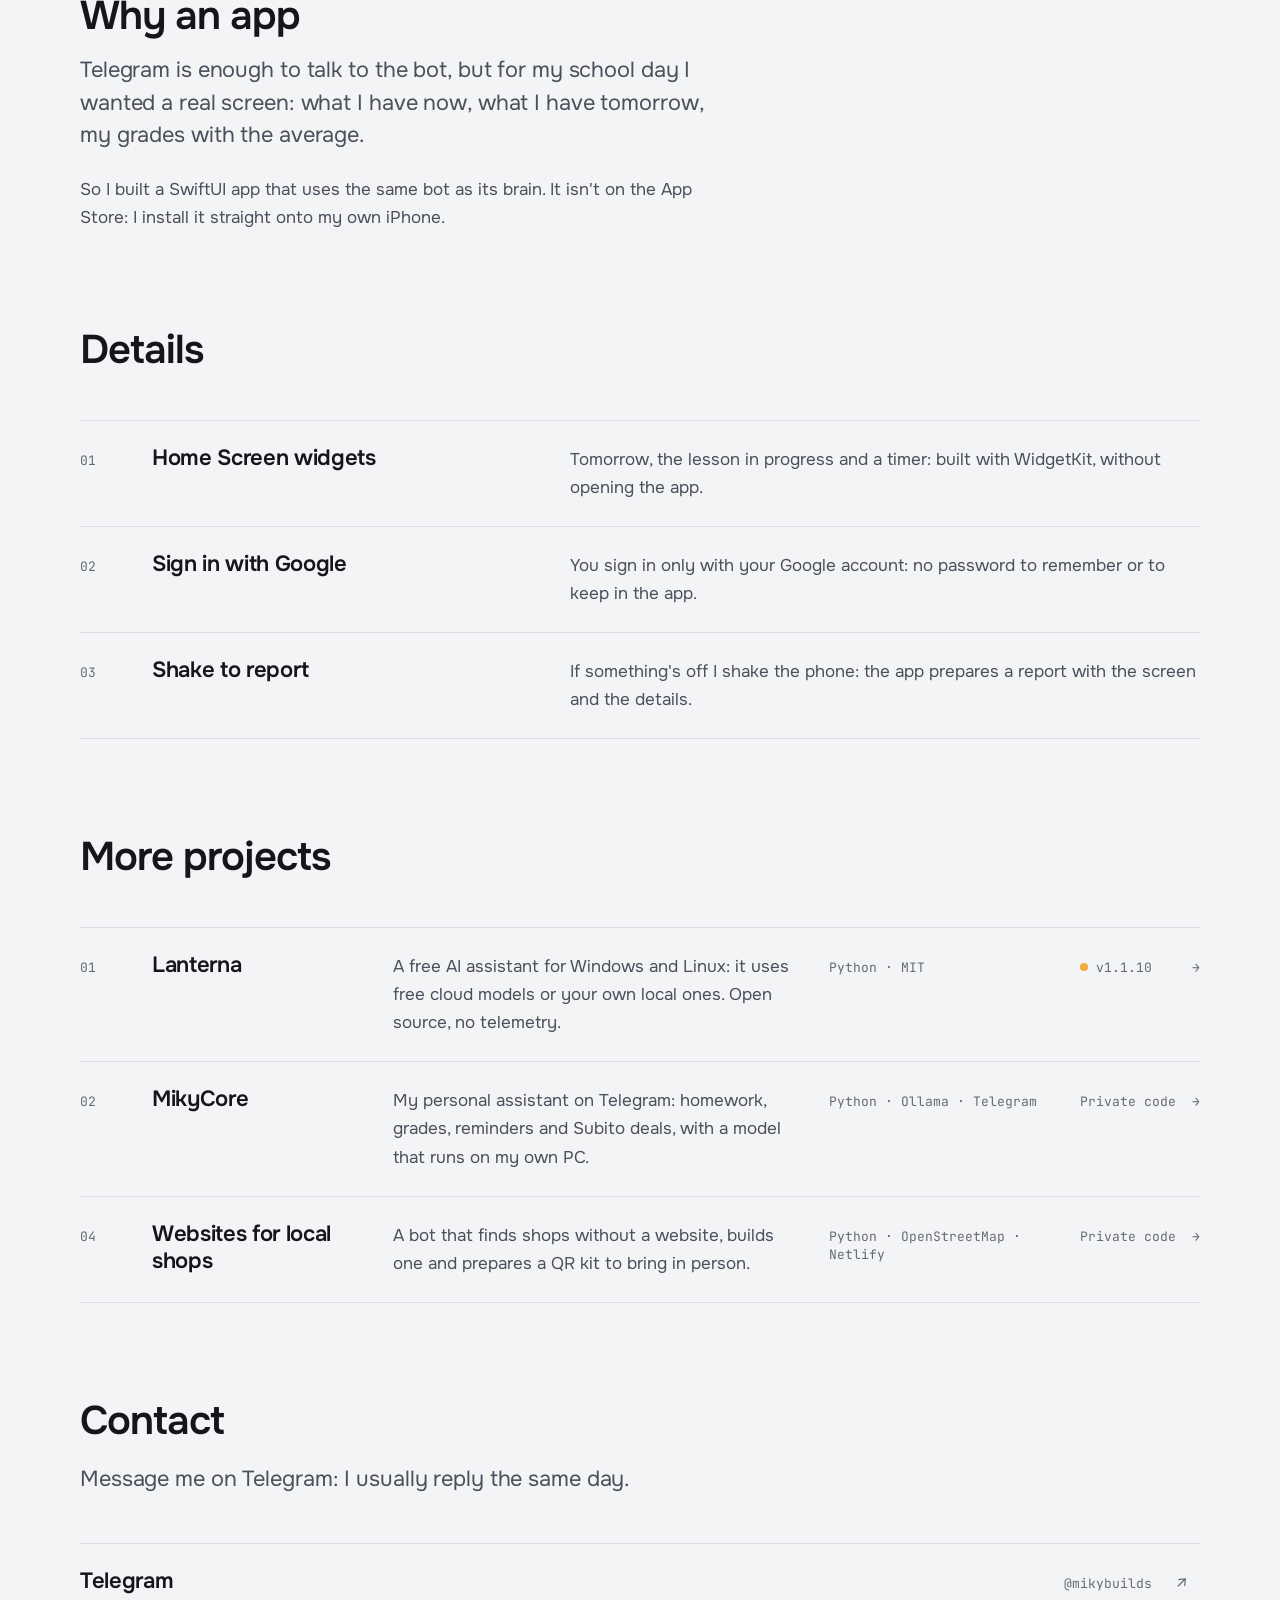
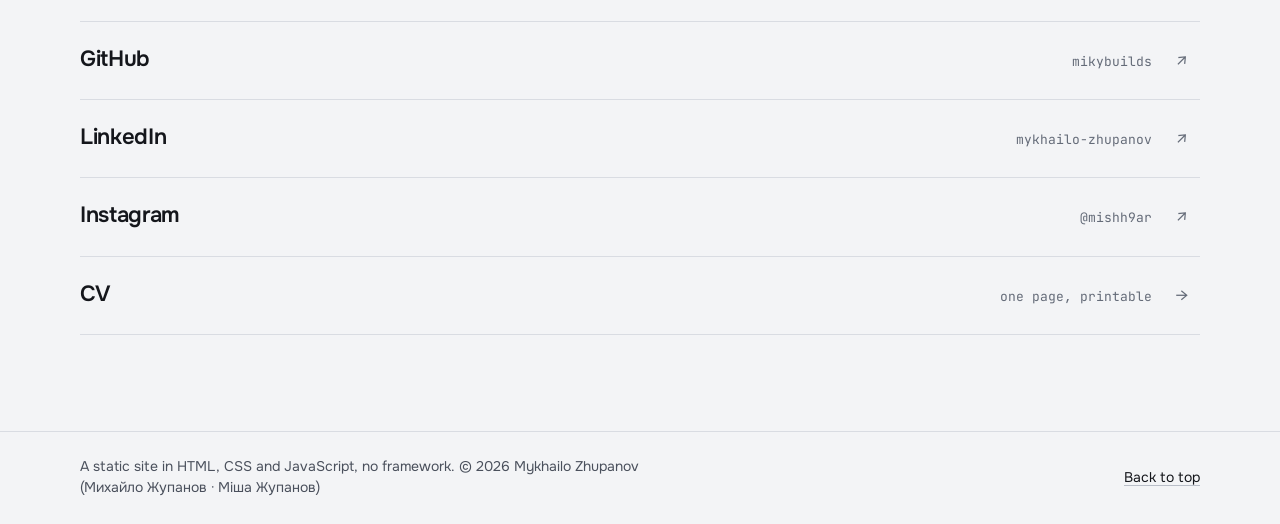
<file: projects/ios/index.html>
<!doctype html>
<html lang="it">
<head>
  <meta charset="utf-8">
  <meta name="viewport" content="width=device-width, initial-scale=1">
  <title>MikyCore per iPhone — app nativa SwiftUI</title>
  <meta name="description" content="L&#x27;app per iPhone di MikyCore, fatta da Mykhailo Zhupanov (Михайло Жупанов) in SwiftUI: chat, giornata, voti, Classroom e widget sulla Home.">
  <meta name="author" content="Mykhailo Zhupanov (Михайло Жупанов)">
  <meta name="theme-color" content="#F3F4F6">
  <link rel="canonical" href="https://mikybuilds.github.io/projects/ios/">
  <script type="application/ld+json">
  {"@context": "https://schema.org", "@type": "MobileApplication", "name": "MikyCore for iPhone", "operatingSystem": "iOS 16+", "url": "https://mikybuilds.github.io/projects/ios/", "applicationCategory": "EducationalApplication", "author": {"@type": "Person", "name": "Mykhailo Zhupanov", "alternateName": ["Mikhail Zhupanov", "Misha Zhupanov", "Zhupanov Mykhailo", "Михайло Жупанов", "Міша Жупанов", "Миша Жупанов", "Жупанов Михайло", "mikybuilds"], "url": "https://mikybuilds.github.io/"}}
  </script>
  <meta name="color-scheme" content="light dark">
  <meta property="og:type" content="website">
  <meta property="og:title" content="MikyCore per iPhone — app nativa SwiftUI">
  <meta property="og:description" content="L&#x27;app per iPhone di MikyCore, fatta da Mykhailo Zhupanov (Михайло Жупанов) in SwiftUI: chat, giornata, voti, Classroom e widget sulla Home.">
  <meta property="og:image" content="https://mikybuilds.github.io/assets/og.png">
  <meta property="og:url" content="https://mikybuilds.github.io/projects/ios/">
  <meta property="og:site_name" content="Mykhailo Zhupanov">
  <link rel="me" href="https://github.com/mikybuilds">
  <link rel="icon" href="/favicon.ico" sizes="48x48">
  <link rel="icon" href="/favicon.svg" type="image/svg+xml">
  <link rel="icon" href="/favicon-192.png" type="image/png" sizes="192x192">
  <link rel="apple-touch-icon" href="/apple-touch-icon.png">
  <link rel="preconnect" href="https://fonts.googleapis.com">
  <link rel="preconnect" href="https://fonts.gstatic.com" crossorigin>
  <link href="https://fonts.googleapis.com/css2?family=JetBrains+Mono:wght@400;500&family=Onest:wght@400..600&display=swap" rel="stylesheet">
  <link rel="stylesheet" href="/tokens.css?v=24">
  <link rel="stylesheet" href="/base.css?v=24">
  <link rel="stylesheet" href="/components.css?v=24">
  <link rel="stylesheet" href="/pages.css?v=24">
  <link rel="stylesheet" href="/app.css?v=24">
  <script src="/lv.js?v=3" defer></script>
  <script>(function(){var d=document.documentElement;d.classList.add("js");try{var t=localStorage.getItem("theme");if(t)d.dataset.theme=t}catch(e){}})();</script>
</head>
<body data-page="project">
  <a class="skip" href="#main" data-i18n="skip">Vai al contenuto</a>
  <svg width="0" height="0" style="position:absolute" aria-hidden="true">
    <symbol id="i-menu" viewBox="0 0 24 24"><path d="M4 8h16" stroke="#ECEFF4" stroke-width="1.8" stroke-linecap="round" fill="none"/><path d="M4 15h9" stroke="#ECEFF4" stroke-width="1.8" stroke-linecap="round" fill="none"/><circle cx="18.5" cy="15" r="1.9" fill="#2B59FF"/></symbol>
    <symbol id="i-chat" viewBox="0 0 24 24"><path d="M5 6.5A2.5 2.5 0 0 1 7.5 4h9A2.5 2.5 0 0 1 19 6.5v7a2.5 2.5 0 0 1-2.5 2.5H11l-4 3.5V16h.5A2.5 2.5 0 0 1 5 13.5z" stroke="#ECEFF4" stroke-width="1.75" stroke-linejoin="round" fill="none"/><circle cx="15.5" cy="9.8" r="1.5" fill="#2B59FF"/></symbol>
    <symbol id="i-refresh" viewBox="0 0 24 24"><path d="M19 12a7 7 0 1 1-2.1-5" stroke="#ECEFF4" stroke-width="1.8" stroke-linecap="round" fill="none"/><path d="M19.500 4.500v4h-4" stroke="#ECEFF4" stroke-width="1.8" stroke-linecap="round" stroke-linejoin="round" fill="none"/></symbol>
    <symbol id="i-check" viewBox="0 0 24 24"><path d="M5 12.500l4.500 4.500L19 7.500" stroke="#3FB984" stroke-width="2" stroke-linecap="round" stroke-linejoin="round" fill="none"/></symbol>
    <symbol id="i-chev" viewBox="0 0 24 24"><path d="M9 6l6 6-6 6" stroke="#8C95A6" stroke-width="1.8" stroke-linecap="round" stroke-linejoin="round" fill="none"/></symbol>
    <symbol id="i-mic" viewBox="0 0 24 24"><rect x="9" y="3.500" width="6" height="11" rx="3" stroke="currentColor" stroke-width="1.8" fill="none"/><path d="M5.500 11.500a6.500 6.500 0 0 0 13 0M12 18v2.500" stroke="currentColor" stroke-width="1.8" stroke-linecap="round" fill="none"/></symbol>
    <symbol id="i-cam" viewBox="0 0 24 24"><path d="M4 8.500A2.500 2.500 0 0 1 6.500 6h1.800l1.400-2h4.600l1.400 2h1.800A2.500 2.500 0 0 1 20 8.500v8A2.500 2.500 0 0 1 17.500 19h-11A2.500 2.500 0 0 1 4 16.500z" stroke="#ECEFF4" stroke-width="1.75" stroke-linejoin="round" fill="none"/><circle cx="12" cy="12.500" r="3" stroke="#ECEFF4" stroke-width="1.75" fill="none"/></symbol>
    <symbol id="i-plus" viewBox="0 0 24 24"><path d="M12 5v14M5 12h14" stroke="#ECEFF4" stroke-width="1.8" stroke-linecap="round" fill="none"/></symbol>
    <symbol id="i-search" viewBox="0 0 24 24"><circle cx="11" cy="11" r="6.500" stroke="#fff" stroke-width="1.8" fill="none"/><path d="M16 16l4 4" stroke="#fff" stroke-width="1.8" stroke-linecap="round" fill="none"/></symbol>
    <symbol id="i-class" viewBox="0 0 24 24"><rect x="3.500" y="4.500" width="17" height="11.500" rx="2" stroke="#ECEFF4" stroke-width="1.75" fill="none"/><path d="M8 20l2.500-4M16 20l-2.500-4" stroke="#ECEFF4" stroke-width="1.75" stroke-linecap="round" fill="none"/><circle cx="16.500" cy="10" r="1.700" fill="#2B59FF"/></symbol>
    <symbol id="i-qr" viewBox="0 0 21 21"><path d="M0 0h7v1h-7zM8 0h2v1h-2zM11 0h1v1h-1zM14 0h7v1h-7zM0 1h1v1h-1zM6 1h1v1h-1zM8 1h2v1h-2zM11 1h2v1h-2zM14 1h1v1h-1zM20 1h1v1h-1zM0 2h1v1h-1zM2 2h3v1h-3zM6 2h1v1h-1zM8 2h3v1h-3zM12 2h1v1h-1zM14 2h1v1h-1zM16 2h3v1h-3zM20 2h1v1h-1zM0 3h1v1h-1zM2 3h3v1h-3zM6 3h1v1h-1zM8 3h1v1h-1zM12 3h1v1h-1zM14 3h1v1h-1zM16 3h3v1h-3zM20 3h1v1h-1zM0 4h1v1h-1zM2 4h3v1h-3zM6 4h1v1h-1zM9 4h1v1h-1zM11 4h2v1h-2zM14 4h1v1h-1zM16 4h3v1h-3zM20 4h1v1h-1zM0 5h1v1h-1zM6 5h1v1h-1zM8 5h2v1h-2zM11 5h1v1h-1zM14 5h1v1h-1zM20 5h1v1h-1zM0 6h7v1h-7zM8 6h1v1h-1zM10 6h1v1h-1zM12 6h1v1h-1zM14 6h7v1h-7zM8 7h1v1h-1zM10 7h2v1h-2zM0 8h2v1h-2zM4 8h1v1h-1zM6 8h1v1h-1zM9 8h1v1h-1zM11 8h2v1h-2zM14 8h1v1h-1zM16 8h1v1h-1zM0 9h1v1h-1zM4 9h1v1h-1zM7 9h1v1h-1zM9 9h1v1h-1zM14 9h2v1h-2zM17 9h4v1h-4zM0 10h1v1h-1zM2 10h3v1h-3zM6 10h2v1h-2zM12 10h3v1h-3zM17 10h4v1h-4zM2 11h4v1h-4zM12 11h1v1h-1zM17 11h3v1h-3zM0 12h11v1h-11zM13 12h5v1h-5zM20 12h1v1h-1zM9 13h4v1h-4zM14 13h2v1h-2zM18 13h1v1h-1zM20 13h1v1h-1zM0 14h7v1h-7zM12 14h3v1h-3zM18 14h2v1h-2zM0 15h1v1h-1zM6 15h1v1h-1zM13 15h1v1h-1zM15 15h5v1h-5zM0 16h1v1h-1zM2 16h3v1h-3zM6 16h1v1h-1zM9 16h1v1h-1zM13 16h5v1h-5zM0 17h1v1h-1zM2 17h3v1h-3zM6 17h1v1h-1zM8 17h1v1h-1zM11 17h1v1h-1zM16 17h2v1h-2zM19 17h1v1h-1zM0 18h1v1h-1zM2 18h3v1h-3zM6 18h1v1h-1zM9 18h2v1h-2zM13 18h3v1h-3zM18 18h1v1h-1zM0 19h1v1h-1zM6 19h1v1h-1zM9 19h1v1h-1zM11 19h2v1h-2zM17 19h1v1h-1zM20 19h1v1h-1zM0 20h7v1h-7zM8 20h3v1h-3zM12 20h3v1h-3zM16 20h2v1h-2zM20 20h1v1h-1z" fill="#0b0d12"/></symbol>
  </svg>

  <header class="site-head"><div class="wrap">
    <a class="brand" href="/">Mykhailo</a>
    <nav class="site-nav" aria-label="Menu">
      <a data-i18n="nav.projects" href="/#projects" data-sec="projects">Progetti</a>
      <a class="hide-m" data-i18n="nav.about" href="/#about" data-sec="about">Chi sono</a>
      <a class="hide-s" data-i18n="nav.services" href="/#services" data-sec="services">Servizi</a>
      <a data-i18n="nav.contact" href="/#contact" data-sec="contact">Contatti</a>
    </nav>
    <div class="tools">
      <div class="lang" role="group" aria-label="Lingua / Language"><button type="button" data-lang="it" aria-pressed="true">IT</button><span aria-hidden="true">·</span><button type="button" data-lang="en" aria-pressed="false">EN</button></div>
      <button id="theme" class="theme-btn" type="button" aria-label="Tema scuro"><svg viewBox="0 0 24 24" aria-hidden="true"><circle cx="12" cy="12" r="8"/><path class="half" d="M12 4a8 8 0 0 1 0 16z"/></svg><span class="t-label">Scuro</span></button>
    </div>
  </div></header>

  <main id="main">

    <section class="pagehead"><div class="wrap"><div class="split">
      <div class="split-main">
        <a class="crumb label" href="/#projects"><span aria-hidden="true">←</span><span data-i18n="back">Tutti i progetti</span></a>
        <p class="label"><span data-i18n="i.kind">App personale · SwiftUI</span></p>
        <h1 class="display" style="view-transition-name:p-ios"><span data-i18n="i.h1">MikyCore per iPhone</span></h1>
        <p class="lead" data-i18n="i.sub">L'app del bot, nata per essere usata ogni giorno.</p>
        <p class="body dim" data-i18n="app.lead">Oltre a Telegram, MikyCore ha una sua app iOS: chat, orario, voti, compiti e widget. Le schermate qui sotto sono quelle vere, con dati di esempio.</p>
        <p class="actions"><a class="btn" href="https://t.me/mikybuilds" target="_blank" rel="noopener"><span data-i18n="hero.cta">Scrivimi su Telegram</span><span class="arr" aria-hidden="true">→</span></a><a class="more" href="#screens"><span data-i18n="i.all">Tutte le schermate</span><span class="arr" aria-hidden="true">↓</span></a></p>
      </div>
      <div class="split-aside"><dl class="facts"><div><dt class="label" data-i18n="i.k1">Linguaggio</dt><dd>Swift</dd></div><div><dt class="label" data-i18n="i.k2">Interfaccia</dt><dd>SwiftUI</dd></div><div><dt class="label" data-i18n="i.k3">Widget</dt><dd>WidgetKit</dd></div><div><dt class="label" data-i18n="i.k4">Sistema</dt><dd class="num">iOS 16+</dd></div><div><dt class="label" data-i18n="i.k5">Accesso</dt><dd>Google</dd></div><div><dt class="label" data-i18n="i.k6">Distribuzione</dt><dd data-i18n="i.v6">Installata direttamente, non su App Store</dd></div></dl></div>
    </div></div></section>
    <section class="sec first" id="screens"><div class="wrap">
      <div class="sec-head"><h2 class="h2" data-i18n="i.sh">Le schermate</h2><p class="lead" data-i18n="i.sl">Quelle vere dell'app, con dati di esempio. Scorri di lato.</p></div>
      <div class="strip" tabindex="0" role="group" aria-label="Screens" data-r><figure class="figure"><div class="shot" aria-hidden="true" style="--k:0.7"><div class="screen app">
                <header class="a-hd a-chat-hd">
                  <a class="a-sq"><svg width="22" height="22"><use href="#i-menu"/></svg></a>
                  <div class="a-title"><b>MikyCore<i>.</i></b><span class="a-status"><u></u><em data-i18n="st.online">online</em></span></div>
                  <a class="a-btn a-btn-s"><b>10:40</b><span data-i18n="su.fi">Fisica</span></a>
                </header>
                <div class="a-main a-chat">
                  <div class="a-day" data-i18n="g.today">Oggi, 15:42</div>
                  <ol class="msgs static">
                    <li class="me" data-i18n="g.me1">Cosa ho domani?</li>
                    <li class="bot"><span class="av">M.</span><div class="bd">
                      <p data-i18n="g.b1">Domani hai 5 lezioni, si comincia alle 8:00. Il punto importante: la verifica di fisica alla terza ora.</p>
                      <div class="a-card a-sched">
                        <div class="a-sched-h"><b data-i18n="g.day">Martedì 21 ottobre</b><span data-i18n="g.n5">5 lezioni</span></div>
                        <div class="a-sched-r"><span>8:00</span><span data-i18n="su.it">Italiano</span></div>
                        <div class="a-sched-r"><span>8:55</span><span data-i18n="su.ma">Matematica</span></div>
                        <div class="a-sched-r hot"><span>10:40</span><b data-i18n="su.fi">Fisica</b><em data-i18n="m.test">verifica</em></div>
                        <div class="a-sched-r"><span>11:35</span><span data-i18n="su.st">Storia</span></div>
                      </div>
                      <div class="a-chips2"><span data-i18n="m.hw">Compiti per domani</span><span data-i18n="g.ch2">Piano di ripasso</span></div>
                    </div></li>
                  </ol>
                </div>
                <div class="a-composer">
                  <div class="a-in"><span class="a-plus"><svg width="20" height="20"><use href="#i-plus"/></svg></span><span class="ph" data-i18n="g.ph">Scrivi a MikyCore…</span><span class="a-mic"><svg width="20" height="20" style="color:#fff"><use href="#i-mic"/></svg></span></div>
                </div>
              </div></div><figcaption class="small"><b><span data-i18n="f1.t">Sceglie da solo lo strumento giusto</span></b><span class="meta"><span>Fig. 1 — </span><span data-i18n="f1.d">Ha più di 100 strumenti: promemoria, file, browser, Google Classroom, posta. Nei test sul modello reale sceglie quello giusto nel 98% dei casi.</span></span></figcaption></figure><figure class="figure"><div class="shot" aria-hidden="true" style="--k:0.7"><div class="screen app">
                <header class="a-hd">
                  <div class="a-row">
                    <a class="a-sq"><svg width="22" height="22"><use href="#i-menu"/></svg></a>
                    <a class="a-btn"><svg width="18" height="18"><use href="#i-chat"/></svg><span data-i18n="m.ask">Chiedi a MikyCore</span></a>
                  </div>
                  <div><h1 class="a-h1" data-i18n="m.today">Oggi</h1><p class="a-sub" data-i18n="m.date">Lunedì 20 ottobre</p></div>
                </header>
                <div class="a-main">
                  <section class="a-now">
                    <div class="a-now-r"><b data-i18n="m.now">Adesso · 3ª ora</b><span data-i18n="m.left">ancora 28 min</span></div>
                    <div class="a-now-r end"><span class="a-now-t" data-i18n="su.fi">Fisica</span><span class="tab">10:40 – 11:35</span></div>
                    <div class="a-bar"><i></i></div>
                    <div class="a-now-n" data-i18n="m.next">Dopo: Storia alle 11:35</div>
                  </section>
                  <section class="a-card a-tl">
                    <div class="done"><span>8:00</span><u></u><s data-i18n="su.it">Italiano</s></div>
                    <div class="done"><span>8:55</span><u></u><s data-i18n="su.ma">Matematica</s></div>
                    <div class="cur"><span>10:40</span><u></u><b data-i18n="su.fi">Fisica</b></div>
                    <div class="nxt"><span>11:35</span><u></u><i data-i18n="su.st">Storia</i></div>
                    <div class="nxt"><span>12:30</span><u></u><i data-i18n="su.en">Inglese</i></div>
                  </section>
                  <section class="a-hw">
                    <div class="a-sec-h"><h2 data-i18n="m.hw">Compiti per domani</h2><span data-i18n="m.hwc">1 di 3</span></div>
                    <label class="a-task done"><i class="cb on"></i><span data-i18n="m.hw1">Matematica — esercizi 4–7, p. 112</span></label>
                    <label class="a-task"><i class="cb"></i><span data-i18n="m.hw2">Storia — leggere il paragrafo 9</span></label>
                    <label class="a-task"><i class="cb"></i><span data-i18n="m.hw3">Fisica — ripassare le leggi di Newton</span><em data-i18n="m.test">verifica</em></label>
                  </section>
                  <a class="a-link"><svg width="20" height="20"><use href="#i-class"/></svg><span><b data-i18n="m.cr">Classroom: media aritmetica</b><small data-i18n="m.crd">entro domani, 23:59 · ancora 2 compiti</small></span><svg width="16" height="16"><use href="#i-chev"/></svg></a>
                </div>
              </div></div><figcaption class="small"><b><span data-i18n="sf2.t">La giornata in una schermata</span></b><span class="meta"><span>Fig. 2 — </span><span data-i18n="sf2.d">La lezione in corso, l'orario, i compiti per domani, le scadenze di Classroom e le verifiche. I dati arrivano da Classeviva e Classroom.</span></span></figcaption></figure><figure class="figure"><div class="shot" aria-hidden="true" style="--k:0.7"><div class="screen app">
                <header class="a-hd">
                  <div class="a-row"><a class="a-sq"><svg width="22" height="22"><use href="#i-menu"/></svg></a><span class="a-meta" data-i18n="gr.upd">Classeviva · aggiornato 14:05</span></div>
                  <h1 class="a-h1" data-i18n="gr.h">Voti</h1>
                </header>
                <div class="a-main">
                  <section class="a-card a-avg">
                    <div><b class="big-n" data-num>7,6</b><span data-i18n="gr.avg">media del semestre</span><em data-i18n="gr.up">▲ 0,3 nell'ultimo mese</em></div>
                    <svg viewBox="0 0 150 70" fill="none" role="img" aria-label=""><path d="M4 52 L30 46 L56 50 L82 36 L108 32 L134 22" stroke="#2B59FF" stroke-width="2.4" stroke-linecap="round" stroke-linejoin="round"/><path d="M4 52 L30 46 L56 50 L82 36 L108 32 L134 22 L134 66 L4 66 Z" fill="rgba(43,89,255,0.12)"/><circle cx="134" cy="22" r="4.500" fill="#2B59FF"/></svg>
                  </section>
                  <section class="a-card a-subj">
                    <div><span data-i18n="su.ma">Matematica</span><b data-num>7,2</b><p><i style="width:72%;background:#F2B44B"></i></p><small data-num>6½ · 8 · 7</small></div>
                    <div><span data-i18n="su.fi">Fisica</span><b data-num>7,8</b><p><i style="width:78%"></i></p><small data-num>8 · 7½ · 8</small></div>
                    <div><span data-i18n="su.it">Italiano</span><b data-num>8,1</b><p><i style="width:81%;background:#3FB984"></i></p><small data-num>8 · 8½</small></div>
                    <div><span data-i18n="su.st">Storia</span><b data-num>7,5</b><p><i style="width:75%"></i></p><small data-num>7 · 8</small></div>
                    <div><span data-i18n="su.en">Inglese</span><b data-num>7,4</b><p><i style="width:74%"></i></p><small data-num>7½ · 7</small></div>
                  </section>
                  <section class="a-tip">
                    <small data-i18n="gr.tip">Consiglio</small>
                    <span data-i18n="gr.tipt">Per arrivare a 8 in matematica, alla prossima verifica serve 9 o più.</span>
                    <a data-i18n="gr.plan">Crea un piano di ripasso →</a>
                  </section>
                </div>
              </div></div><figcaption class="small"><b><span data-i18n="sf3.t">Voti e media, con un consiglio</span></b><span class="meta"><span>Fig. 3 — </span><span data-i18n="sf3.d">Media per materia e andamento nel tempo. Dice anche che voto serve alla prossima verifica per raggiungere l'obiettivo.</span></span></figcaption></figure><figure class="figure"><div class="shot" aria-hidden="true" style="--k:0.7"><div class="screen app">
                <header class="a-hd">
                  <div class="a-row"><a class="a-sq"><svg width="22" height="22"><use href="#i-menu"/></svg></a><a class="a-btn"><svg width="18" height="18"><use href="#i-refresh"/></svg><span data-i18n="cl.ref">Aggiorna</span></a></div>
                  <div><h1 class="a-h1">Classroom</h1><p class="a-sub" data-i18n="cl.sub">3 da consegnare · la prossima è domani</p></div>
                  <div class="a-chips"><span class="on" data-i18n="cl.all">Tutti</span><span data-i18n="cl.cs">Informatica</span><span data-i18n="su.st">Storia</span></div>
                </header>
                <div class="a-main">
                  <article class="a-card a-hwk">
                    <div class="a-hwk-h"><span data-i18n="cl.cs">Informatica</span><em data-i18n="cl.d1">entro domani, 23:59</em></div>
                    <h2 data-i18n="cl.t1">Programma: media aritmetica di un array</h2>
                    <div class="tags"><span data-i18n="cl.g1">Codice · Python</span><span data-i18n="cl.m1">1 materiale</span></div>
                    <div class="a-done"><svg width="18" height="18"><use href="#i-check"/></svg><span><b data-i18n="cl.ok">Fatto · su Google Drive</b><small data-i18n="cl.okd">average.py · verificato eseguendolo</small></span><a data-i18n="cl.chat">In chat</a></div>
                  </article>
                  <article class="a-card a-hwk">
                    <div class="a-hwk-h"><span data-i18n="su.st">Storia</span><span class="mut" data-i18n="cl.d2">entro ven 25 ottobre</span></div>
                    <h2 data-i18n="cl.t2">Presentazione: il Rinascimento in Italia</h2>
                    <div class="tags"><span data-i18n="cl.g2">Presentazione</span><span data-i18n="cl.m2">2 materiali</span></div>
                    <div class="a-acts"><span class="ghost" data-i18n="cl.do">Fallo con il bot</span><span class="sq"></span></div>
                  </article>
                  <article class="a-dash"><span><b data-i18n="cl.t3">Tema: il mio libro preferito</b><small data-i18n="cl.s3">Italiano · consegnato</small></span><svg width="20" height="20"><use href="#i-check"/></svg></article>
                </div>
              </div></div><figcaption class="small"><b><span data-i18n="sf4.t">I compiti li fa con me</span></b><span class="meta"><span>Fig. 4 — </span><span data-i18n="sf4.d">Legge i compiti di Classroom, scrive il codice e lo verifica eseguendolo, poi salva il risultato su Google Drive.</span></span></figcaption></figure><figure class="figure"><div class="shot" aria-hidden="true" style="--k:0.7"><div class="screen app wg">
                <section class="w-big">
                  <div class="w-l">
                    <div class="w-top"><span class="av">M.</span><b data-i18n="wg.tom">Domani · martedì</b></div>
                    <div><span class="w-n" data-i18n="g.n5">5 lezioni</span><small data-i18n="wg.hrs">dalle 8:00 alle 13:25</small></div>
                    <em data-i18n="wg.test">Verifica: fisica</em>
                  </div>
                  <div class="w-sep"></div>
                  <div class="w-r">
                    <small data-i18n="wg.hw">Compiti · 1 di 3</small>
                    <span class="d"><i class="cb on"></i><s data-i18n="su.ma">Matematica</s></span>
                    <span><i class="cb"></i><span data-i18n="su.st">Storia</span></span>
                    <span><i class="cb"></i><span data-i18n="su.fi">Fisica</span></span>
                  </div>
                </section>
                <div class="w-two">
                  <section class="w-now">
                    <div><b data-i18n="wg.now">Adesso</b><svg viewBox="0 0 36 36" width="34" height="34"><circle cx="18" cy="18" r="14" fill="none" stroke="rgba(255,255,255,.3)" stroke-width="4"/><circle cx="18" cy="18" r="14" fill="none" stroke="#fff" stroke-width="4" stroke-linecap="round" stroke-dasharray="43 88" transform="rotate(-90 18 18)"/></svg></div>
                    <div><span class="w-n" data-i18n="su.fi">Fisica</span><small data-i18n="wg.till">fino alle 11:35 · ancora 28 min</small></div>
                  </section>
                  <section class="w-ask">
                    <span class="av big">M.</span>
                    <div><b data-i18n="m.ask">Chiedi a MikyCore</b><span class="w-btns"><i><svg width="16" height="16" style="color:#ECEFF4"><use href="#i-mic"/></svg></i><i><svg width="16" height="16"><use href="#i-cam"/></svg></i></span></div>
                  </section>
                </div>
                <div class="w-icon"><span>M.</span><small>MikyCore</small></div>
              </div></div><figcaption class="small"><b><span data-i18n="sf5.t">Widget sulla schermata Home</span></b><span class="meta"><span>Fig. 5 — </span><span data-i18n="sf5.d">Il domani, la lezione in corso e una scorciatoia per parlare con il bot (voce o fotocamera), senza aprire l'app.</span></span></figcaption></figure><figure class="figure"><div class="shot" aria-hidden="true" style="--k:0.7"><div class="screen app">
                <header class="a-hd">
                  <div class="a-row"><a class="a-sq"><svg width="22" height="22"><use href="#i-menu"/></svg></a><a class="a-btn pri"><svg width="18" height="18"><use href="#i-search"/></svg><span data-i18n="st.find">Trova locali</span></a></div>
                  <h1 class="a-h1" data-i18n="st.h">Siti</h1>
                  <div class="a-seg"><span class="on" data-i18n="st.mine">I miei siti · 4</span><span data-i18n="st.leads">Contatti · 35</span></div>
                </header>
                <div class="a-main">
                  <div class="a-grid">
                    <div class="a-site"><div class="pv green"><small>BAR A FERRARA</small><b>Caffè Estense</b><i></i></div><div class="cap"><b>Caffè Estense</b><span class="ok"><u></u><em data-i18n="st.pub">Pubblicato</em></span></div></div>
                    <div class="a-site"><div class="pv cream"><small>Trattoria</small><b>Il Mulino</b><hr><hr></div><div class="cap"><b>Trattoria Il Mulino</b><span class="bl"><u></u><em data-i18n="st.demo">Demo</em></span></div></div>
                    <div class="a-site"><div class="pv red"><i class="stripe"></i><b>BAR SPORT</b><hr><i class="tag"></i></div><div class="cap"><b>Bar Sport</b><span class="gr"><u></u><em data-i18n="st.demo">Demo</em></span></div></div>
                    <div class="a-site"><div class="pv dark"><i class="stripe2"></i><b>BARBERIA</b><i class="gold"></i></div><div class="cap"><b>Barbieri Centro</b><span class="gr"><u></u><em data-i18n="st.demo">Demo</em></span></div></div>
                  </div>
                </div>
              </div></div><figcaption class="small"><b><span data-i18n="sf6.t">Siti per i negozi del quartiere</span></b><span class="meta"><span>Fig. 6 — </span><span data-i18n="sf6.d">Chiedo al bot di trovare un locale senza sito e di crearlo: design, testi e anteprima. Poi ho un link e un QR da portare di persona.</span></span></figcaption></figure></div>
    </div></section>
    <section class="sec" id="why"><div class="wrap"><div class="split">
      <div class="split-main">
        <h2 class="h2" data-i18n="i.wh">Perché un'app</h2>
        <p class="lead wide" data-i18n="i.w1" data-r>Telegram basta per parlare con il bot, ma per la giornata a scuola volevo una schermata vera: cosa ho adesso, cosa ho domani, i voti con la media.</p>
        <p class="body dim" data-i18n="i.w2" data-r>Così ho costruito un'app SwiftUI che usa lo stesso bot come cervello. Non è sull'App Store: la installo direttamente sul mio iPhone.</p>
      </div>
    </div></div></section>
    <section class="sec" id="details"><div class="wrap">
      <div class="sec-head"><h2 class="h2" data-i18n="i.dh">Dettagli</h2></div>
      <div class="rows"><div class="row" data-r><span class="row-no meta">01</span><h3 class="h3" data-i18n="i.a.t">Widget sulla Home</h3><p class="row-text" data-i18n="i.a.d">Domani, la lezione in corso e un timer: costruiti con WidgetKit, senza aprire l'app.</p></div><div class="row" data-r><span class="row-no meta">02</span><h3 class="h3" data-i18n="i.b.t">Accesso con Google</h3><p class="row-text" data-i18n="i.b.d">Si entra solo con l'account Google: nessuna password da ricordare o da salvare nell'app.</p></div><div class="row" data-r><span class="row-no meta">03</span><h3 class="h3" data-i18n="i.c.t">Scuoti per segnalare</h3><p class="row-text" data-i18n="i.c.d">Se qualcosa non va, scuoto il telefono: l'app prepara la segnalazione con la schermata e i dettagli.</p></div></div>
    </div></section>
    <section class="sec" id="more"><div class="wrap">
      <div class="sec-head"><h2 class="h2" data-i18n="next.title">Altri progetti</h2></div>
      <div class="index" data-r><a class="index-row" href="/projects/lanterna/"><span class="row-no meta">01</span><span class="row-title h3" style="view-transition-name:p-lanterna">Lanterna</span><span class="row-desc" data-i18n="pj.lan.d">Assistente AI gratuito per Windows e Linux: usa modelli cloud gratuiti o i tuoi modelli locali. Open source, senza telemetria.</span><span class="row-meta"><span class="row-k meta">Python · MIT</span><span class="row-s meta"><span><span class="dot" aria-hidden="true"></span><span data-lv="v">v1.1.10</span></span><span class="arr" aria-hidden="true">→</span></span></span></a><a class="index-row" href="/projects/mikycore/"><span class="row-no meta">02</span><span class="row-title h3" style="view-transition-name:p-mikycore">MikyCore</span><span class="row-desc" data-i18n="pj.mc.d">Il mio assistente personale su Telegram: compiti, voti, promemoria e affari su Subito, con un modello che gira sul mio PC.</span><span class="row-meta"><span class="row-k meta">Python · Ollama · Telegram</span><span class="row-s meta"><span data-i18n="ix.private">Codice privato</span><span class="arr" aria-hidden="true">→</span></span></span></a><a class="index-row" href="/projects/sites/"><span class="row-no meta">04</span><span class="row-title h3" data-i18n="pj.sites.n" style="view-transition-name:p-sites">Siti per negozi locali</span><span class="row-desc" data-i18n="pj.sit.d">Un bot che trova attività senza sito, ne costruisce uno e prepara il kit con QR da portare di persona.</span><span class="row-meta"><span class="row-k meta">Python · OpenStreetMap · Netlify</span><span class="row-s meta"><span data-i18n="ix.private">Codice privato</span><span class="arr" aria-hidden="true">→</span></span></span></a></div>
    </div></section>
    <section class="sec" id="contact"><div class="wrap">
      <div class="sec-head"><h2 class="h2" data-i18n="ct.title">Contatti</h2><p class="lead" data-i18n="ct.lead">Scrivimi su Telegram: rispondo di solito in giornata.</p></div>
      <div class="contact-list" data-r><a class="contact-row" href="https://t.me/mikybuilds" target="_blank" rel="me noopener"><span class="h3">Telegram</span><span class="meta">@mikybuilds</span><span class="arr" aria-hidden="true">↗</span></a><a class="contact-row" href="https://github.com/mikybuilds" target="_blank" rel="me noopener"><span class="h3">GitHub</span><span class="meta">mikybuilds</span><span class="arr" aria-hidden="true">↗</span></a><a class="contact-row" href="https://www.linkedin.com/in/mykhailo-zhupanov/" target="_blank" rel="me noopener"><span class="h3">LinkedIn</span><span class="meta">mykhailo-zhupanov</span><span class="arr" aria-hidden="true">↗</span></a><a class="contact-row" href="https://www.instagram.com/mishh9ar/" target="_blank" rel="me noopener"><span class="h3">Instagram</span><span class="meta">@mishh9ar</span><span class="arr" aria-hidden="true">↗</span></a><a class="contact-row" href="/cv/"><span class="h3" data-i18n="cv.row">Curriculum</span><span class="meta" data-i18n="cv.rowm">una pagina, stampabile</span><span class="arr" aria-hidden="true">→</span></a></div>
    </div></section>
  </main>

  <footer class="site-foot"><div class="wrap">
    <p class="small dim"><span data-i18n="foot">Sito statico in HTML, CSS e JavaScript, senza framework.</span> © <span id="year">2026</span> Mykhailo Zhupanov <span lang="uk">(Михайло Жупанов · Міша Жупанов)</span></p>
    <a class="small" href="#main" data-i18n="totop">Torna su</a>
  </div></footer>
  <script>window.PAGE_EN = {"st.online": "online", "su.fi": "Physics", "g.today": "Today, 3:42 pm", "g.me1": "What do I have tomorrow?", "g.b1": "Tomorrow you have 5 lessons, starting at 8:00. The important one: the physics test in the third period.", "g.day": "Tuesday, October 21", "g.n5": "5 lessons", "su.it": "Italian", "su.ma": "Maths", "m.test": "test", "su.st": "History", "m.hw": "Homework for tomorrow", "g.ch2": "Revision plan", "g.ph": "Message MikyCore…", "m.ask": "Ask MikyCore", "m.today": "Today", "m.date": "Monday, October 20", "m.now": "Now · period 3", "m.left": "28 min left", "m.next": "Next: History at 11:35", "su.en": "English", "m.hwc": "1 of 3", "m.hw1": "Maths — exercises 4–7, p. 112", "m.hw2": "History — read section 9", "m.hw3": "Physics — review Newton's laws", "m.cr": "Classroom: arithmetic mean", "m.crd": "due tomorrow, 11:59 pm · 2 tasks left", "gr.upd": "Classeviva · updated 2:05 pm", "gr.h": "Grades", "gr.avg": "semester average", "gr.up": "▲ 0.3 in the last month", "gr.tip": "Tip", "gr.tipt": "To reach an 8 in maths, you need a 9 or higher on the next test.", "gr.plan": "Make a revision plan →", "cl.ref": "Refresh", "cl.sub": "3 to hand in · the next one is tomorrow", "cl.all": "All", "cl.cs": "Computer science", "cl.d1": "due tomorrow, 11:59 pm", "cl.t1": "Program: arithmetic mean of an array", "cl.g1": "Code · Python", "cl.m1": "1 file", "cl.ok": "Done · on Google Drive", "cl.okd": "average.py · checked by running it", "cl.chat": "To chat", "cl.d2": "due Fri, October 25", "cl.t2": "Presentation: the Renaissance in Italy", "cl.g2": "Presentation", "cl.m2": "2 files", "cl.do": "Do it with the bot", "cl.t3": "Essay: my favourite book", "cl.s3": "Italian · handed in", "wg.tom": "Tomorrow · Tuesday", "wg.hrs": "8:00 to 1:25 pm", "wg.test": "Test: physics", "wg.hw": "Homework · 1 of 3", "wg.now": "Now", "wg.till": "until 11:35 · 28 min left", "st.find": "Find places", "st.h": "Sites", "st.mine": "My sites · 4", "st.leads": "Leads · 35", "st.pub": "Published", "st.demo": "Demo", "i.all": "All the screens", "hero.cta": "Message me on Telegram", "i.k1": "Language", "i.k2": "Interface", "i.k3": "Widgets", "i.k4": "System", "i.k5": "Sign-in", "i.k6": "Distribution", "i.v6": "Installed directly, not on the App Store", "i.kind": "Personal app · SwiftUI", "back": "All projects", "i.h1": "MikyCore for iPhone", "i.sub": "The bot's app, made to be used every day.", "app.lead": "Besides Telegram, MikyCore has its own iOS app: chat, timetable, grades, homework and widgets. The screens below are the real ones, with sample data.", "f1.t": "Picks the right tool on its own", "f1.d": "It has more than 100 tools: reminders, files, browser, Google Classroom, email. In tests on the real model it picks the right one 98% of the time.", "sf2.t": "Your day on one screen", "sf2.d": "The lesson in progress, the timetable, homework for tomorrow, Classroom deadlines and tests. The data comes from Classeviva and Classroom.", "sf3.t": "Grades and average, with advice", "sf3.d": "Average per subject and the trend over time. It also tells me what mark I need on the next test to reach my goal.", "sf4.t": "Homework, done together", "sf4.d": "It reads the Classroom assignments, writes the code and checks it by running it, then saves the result to Google Drive.", "sf5.t": "Widgets on the Home screen", "sf5.d": "Tomorrow, the lesson in progress and a shortcut to talk to the bot (voice or camera) without opening the app.", "sf6.t": "Websites for local shops", "sf6.d": "I ask the bot to find a place without a website and build one: design, copy and a preview. Then I have a link and a QR code to bring in person.", "i.sh": "The screens", "i.sl": "The real ones from the app, with sample data. Scroll sideways.", "i.wh": "Why an app", "i.w1": "Telegram is enough to talk to the bot, but for my school day I wanted a real screen: what I have now, what I have tomorrow, my grades with the average.", "i.w2": "So I built a SwiftUI app that uses the same bot as its brain. It isn't on the App Store: I install it straight onto my own iPhone.", "i.a.t": "Home Screen widgets", "i.a.d": "Tomorrow, the lesson in progress and a timer: built with WidgetKit, without opening the app.", "i.b.t": "Sign in with Google", "i.b.d": "You sign in only with your Google account: no password to remember or to keep in the app.", "i.c.t": "Shake to report", "i.c.d": "If something's off I shake the phone: the app prepares a report with the screen and the details.", "i.dh": "Details", "pj.lan.d": "A free AI assistant for Windows and Linux: it uses free cloud models or your own local ones. Open source, no telemetry.", "pj.mc.d": "My personal assistant on Telegram: homework, grades, reminders and Subito deals, with a model that runs on my own PC.", "ix.private": "Private code", "pj.sites.n": "Websites for local shops", "pj.sit.d": "A bot that finds shops without a website, builds one and prepares a QR kit to bring in person.", "next.title": "More projects", "cv.row": "CV", "cv.rowm": "one page, printable", "ct.lead": "Message me on Telegram: I usually reply the same day.", "ct.title": "Contact", "_title": "MikyCore for iPhone — a native SwiftUI app", "_desc": "The iPhone app of MikyCore, built by Mykhailo Zhupanov in SwiftUI: chat, your day, grades, Classroom and Home Screen widgets.", "skip": "Skip to content", "nav.projects": "Projects", "nav.about": "About", "nav.services": "Services", "nav.contact": "Contact", "foot": "A static site in HTML, CSS and JavaScript, no framework.", "totop": "Back to top"};</script>
  <script src="/site.js?v=24"></script>
</body>
</html>
</file>
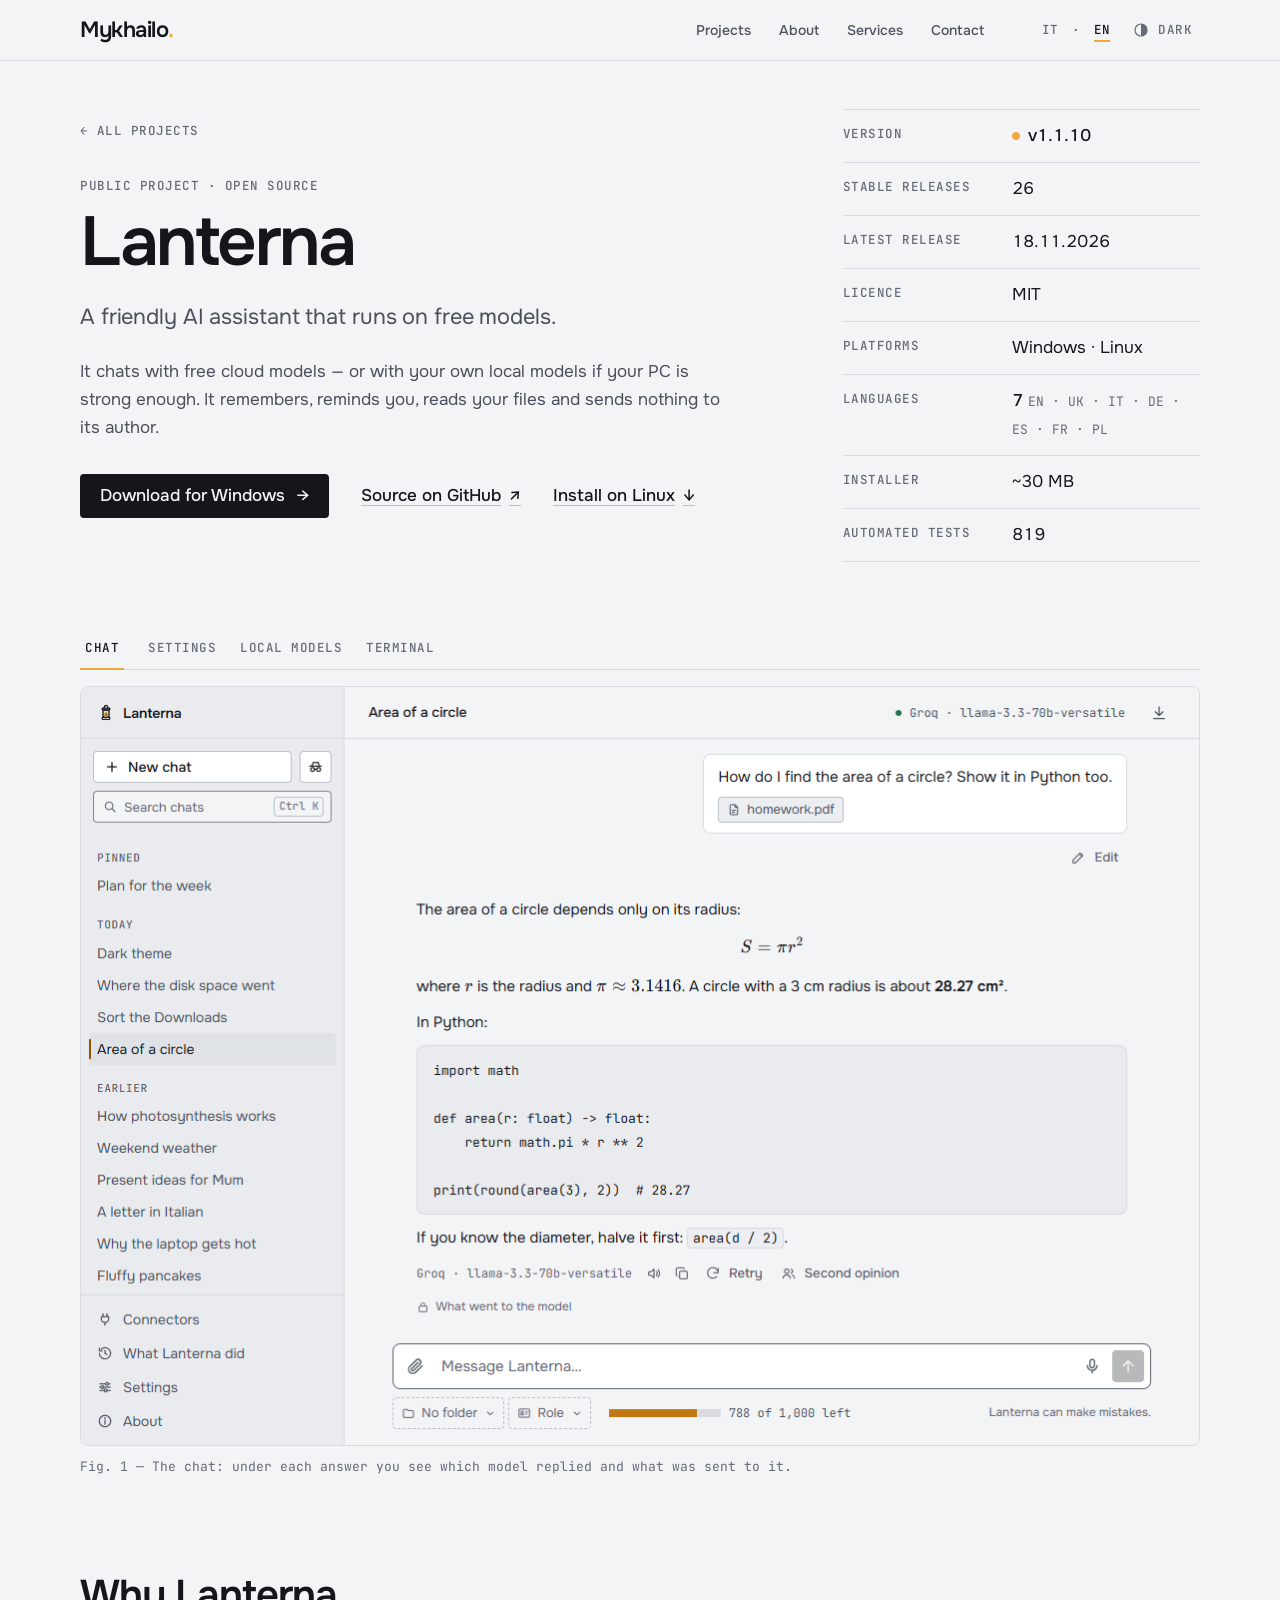
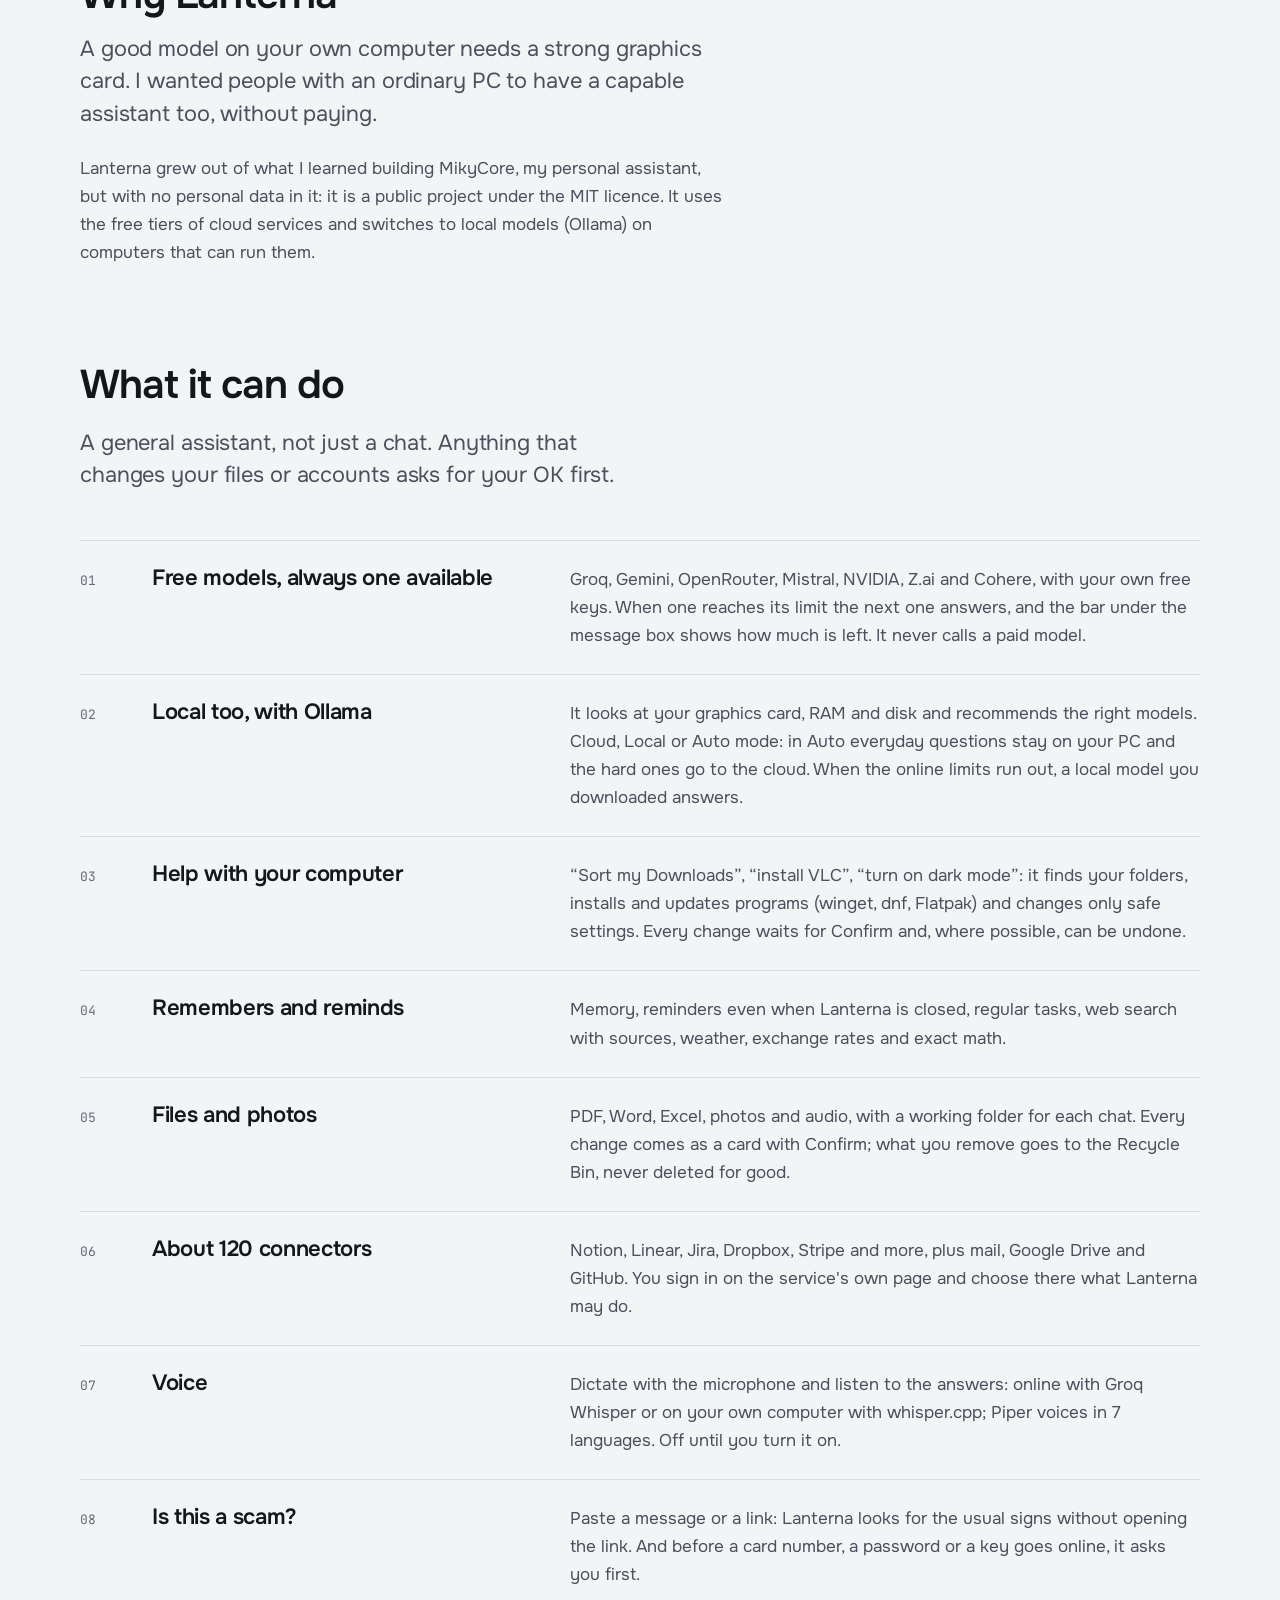
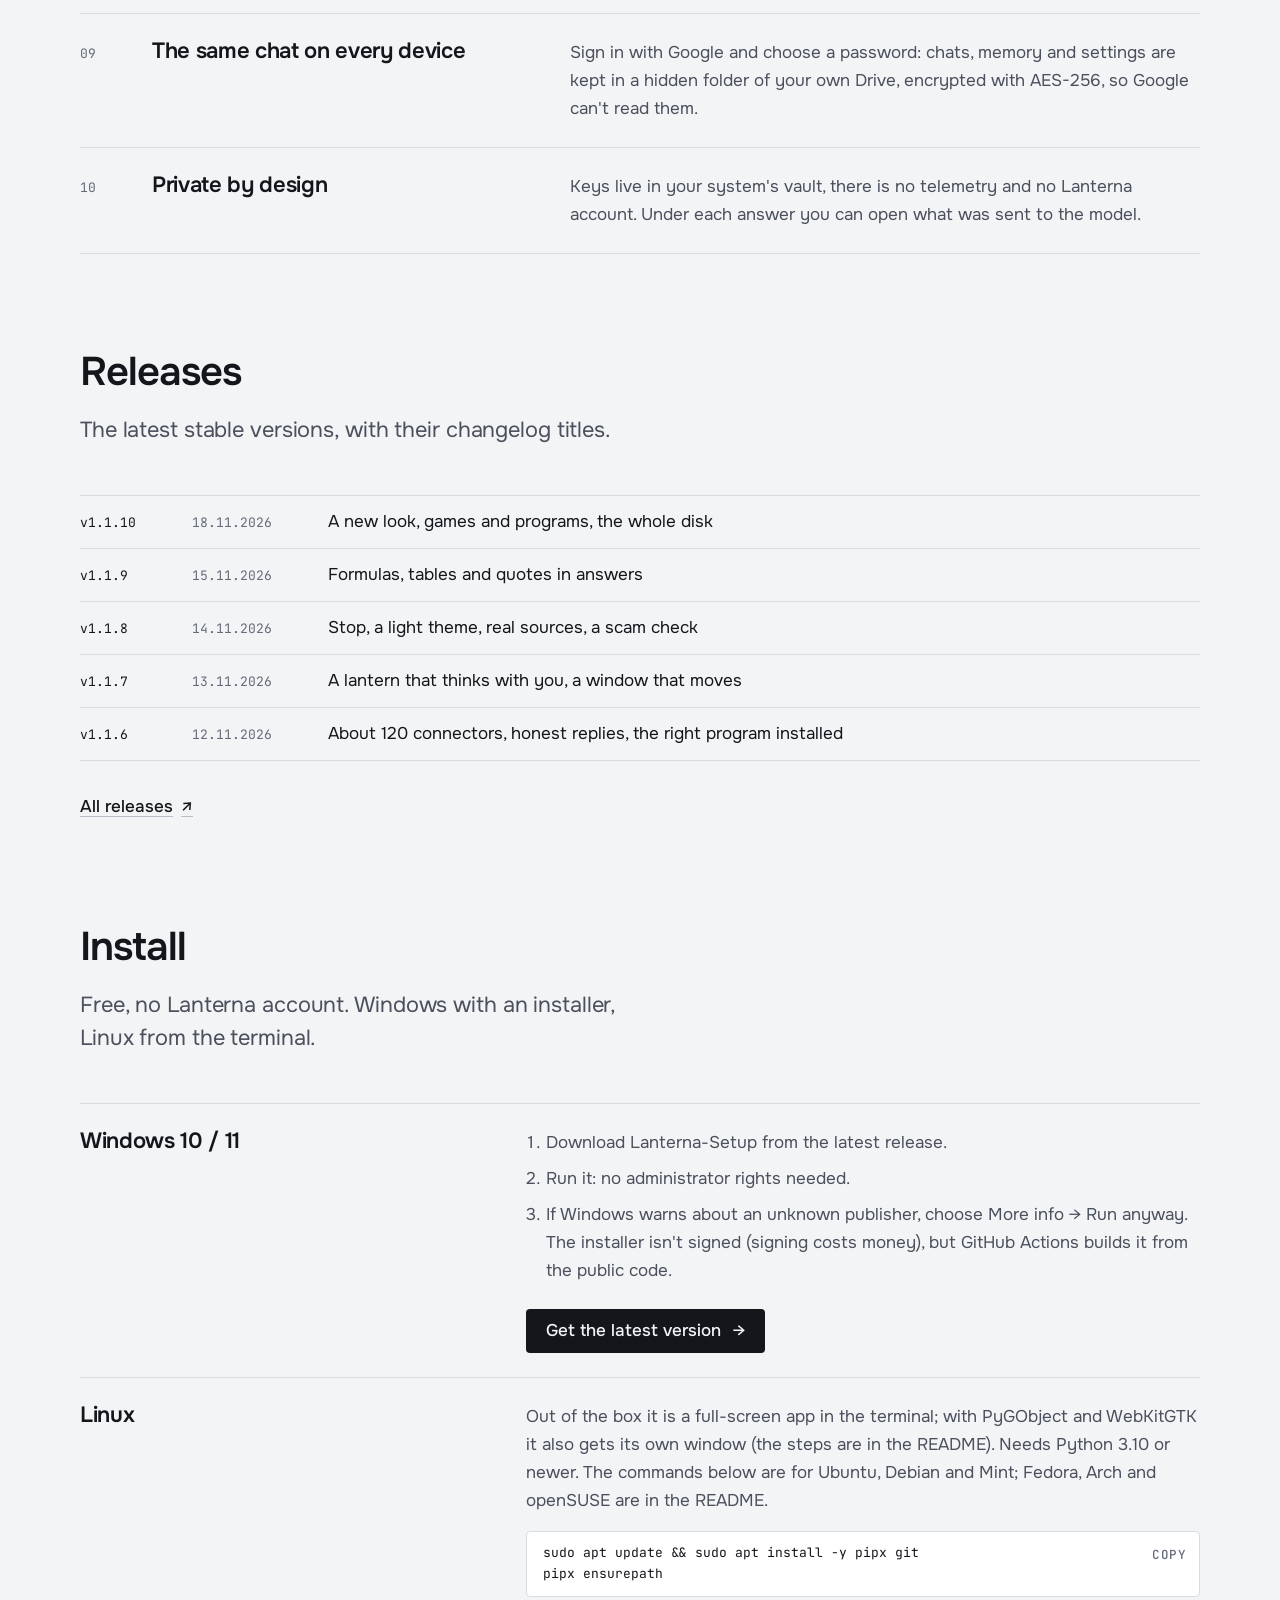
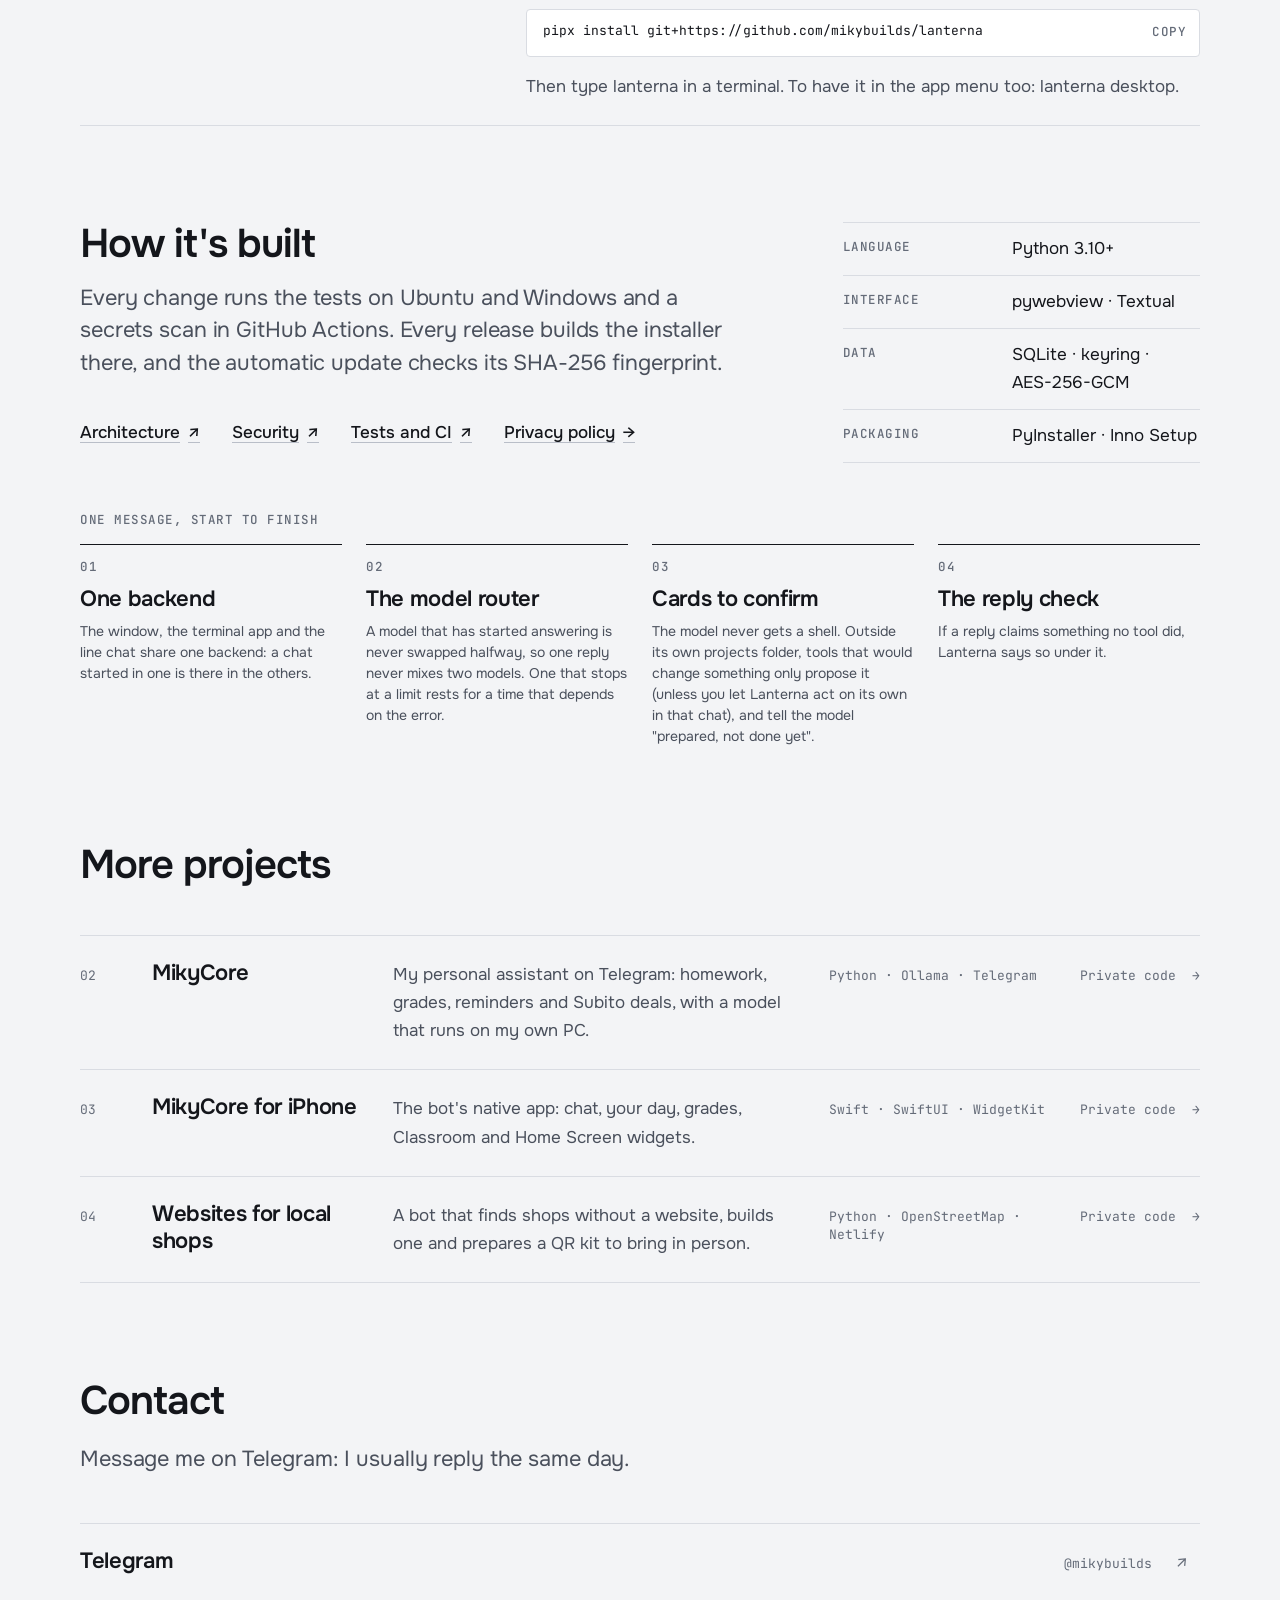
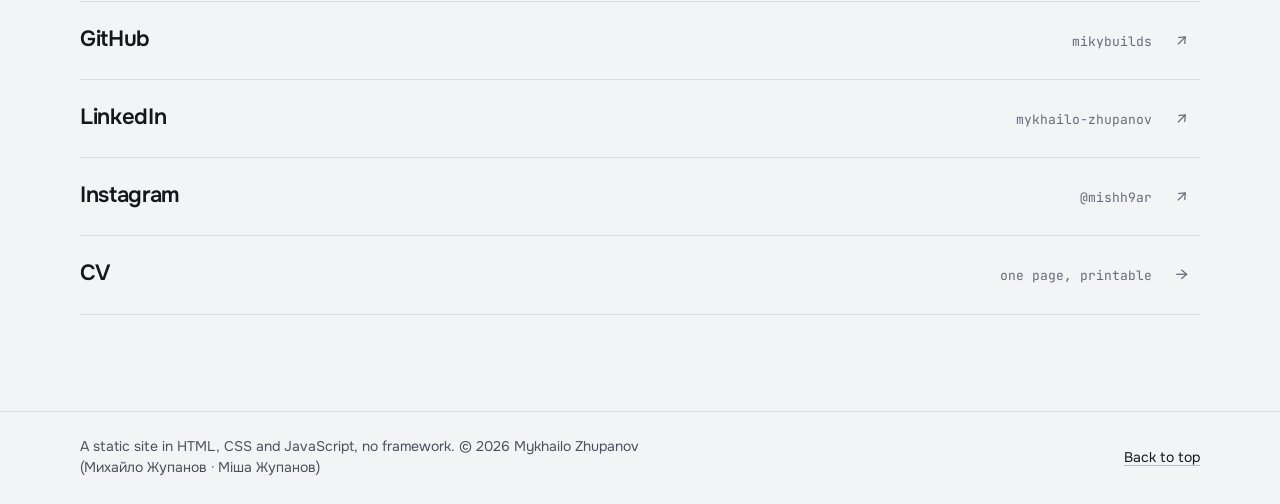
<file: projects/lanterna/index.html>
<!doctype html>
<html lang="it">
<head>
  <meta charset="utf-8">
  <meta name="viewport" content="width=device-width, initial-scale=1">
  <title>Lanterna — un assistente AI gratuito per Windows e Linux</title>
  <meta name="description" content="Lanterna è un assistente AI open source (MIT) per Windows e Linux: usa modelli cloud gratuiti o i tuoi modelli locali, con memoria, promemoria, file e connettori. Di Mykhailo Zhupanov (Михайло Жупанов).">
  <meta name="author" content="Mykhailo Zhupanov (Михайло Жупанов)">
  <meta name="theme-color" content="#F3F4F6">
  <link rel="canonical" href="https://mikybuilds.github.io/projects/lanterna/">
  <script type="application/ld+json">
  {"@context": "https://schema.org", "@type": "SoftwareApplication", "name": "Lanterna", "applicationCategory": "UtilitiesApplication", "operatingSystem": "Windows, Linux", "softwareVersion": "1.1.10", "license": "https://opensource.org/licenses/MIT", "url": "https://mikybuilds.github.io/projects/lanterna/", "downloadUrl": "https://github.com/mikybuilds/lanterna/releases/latest", "codeRepository": "https://github.com/mikybuilds/lanterna", "offers": {"@type": "Offer", "price": "0", "priceCurrency": "EUR"}, "author": {"@type": "Person", "name": "Mykhailo Zhupanov", "alternateName": ["Mikhail Zhupanov", "Misha Zhupanov", "Zhupanov Mykhailo", "Михайло Жупанов", "Міша Жупанов", "Миша Жупанов", "Жупанов Михайло", "mikybuilds"], "url": "https://mikybuilds.github.io/"}}
  </script>
  <meta name="color-scheme" content="light dark">
  <meta property="og:type" content="website">
  <meta property="og:title" content="Lanterna — un assistente AI gratuito per Windows e Linux">
  <meta property="og:description" content="Lanterna è un assistente AI open source (MIT) per Windows e Linux: usa modelli cloud gratuiti o i tuoi modelli locali, con memoria, promemoria, file e connettori. Di Mykhailo Zhupanov (Михайло Жупанов).">
  <meta property="og:image" content="https://mikybuilds.github.io/assets/og.png">
  <meta property="og:url" content="https://mikybuilds.github.io/projects/lanterna/">
  <meta property="og:site_name" content="Mykhailo Zhupanov">
  <link rel="me" href="https://github.com/mikybuilds">
  <link rel="icon" href="/favicon.ico" sizes="48x48">
  <link rel="icon" href="/favicon.svg" type="image/svg+xml">
  <link rel="icon" href="/favicon-192.png" type="image/png" sizes="192x192">
  <link rel="apple-touch-icon" href="/apple-touch-icon.png">
  <link rel="preconnect" href="https://fonts.googleapis.com">
  <link rel="preconnect" href="https://fonts.gstatic.com" crossorigin>
  <link href="https://fonts.googleapis.com/css2?family=JetBrains+Mono:wght@400;500&family=Onest:wght@400..600&display=swap" rel="stylesheet">
  <link rel="stylesheet" href="/tokens.css?v=24">
  <link rel="stylesheet" href="/base.css?v=24">
  <link rel="stylesheet" href="/components.css?v=24">
  <link rel="stylesheet" href="/pages.css?v=24">
  <script src="/lv.js?v=3" defer></script>
  <script>(function(){var d=document.documentElement;d.classList.add("js");try{var t=localStorage.getItem("theme");if(t)d.dataset.theme=t}catch(e){}})();</script>
</head>
<body data-page="project">
  <a class="skip" href="#main" data-i18n="skip">Vai al contenuto</a>
  

  <header class="site-head"><div class="wrap">
    <a class="brand" href="/">Mykhailo</a>
    <nav class="site-nav" aria-label="Menu">
      <a data-i18n="nav.projects" href="/#projects" data-sec="projects">Progetti</a>
      <a class="hide-m" data-i18n="nav.about" href="/#about" data-sec="about">Chi sono</a>
      <a class="hide-s" data-i18n="nav.services" href="/#services" data-sec="services">Servizi</a>
      <a data-i18n="nav.contact" href="/#contact" data-sec="contact">Contatti</a>
    </nav>
    <div class="tools">
      <div class="lang" role="group" aria-label="Lingua / Language"><button type="button" data-lang="it" aria-pressed="true">IT</button><span aria-hidden="true">·</span><button type="button" data-lang="en" aria-pressed="false">EN</button></div>
      <button id="theme" class="theme-btn" type="button" aria-label="Tema scuro"><svg viewBox="0 0 24 24" aria-hidden="true"><circle cx="12" cy="12" r="8"/><path class="half" d="M12 4a8 8 0 0 1 0 16z"/></svg><span class="t-label">Scuro</span></button>
    </div>
  </div></header>

  <main id="main">

    <section class="pagehead"><div class="wrap"><div class="split">
      <div class="split-main">
        <a class="crumb label" href="/#projects"><span aria-hidden="true">←</span><span data-i18n="back">Tutti i progetti</span></a>
        <p class="label"><span data-i18n="l.kind">Progetto pubblico · Open source</span></p>
        <h1 class="display" style="view-transition-name:p-lanterna">Lanterna</h1>
        <p class="lead" data-i18n="l.sub">Un assistente AI gentile, che usa i modelli gratuiti.</p>
        <p class="body dim" data-i18n="l.lead">Chatta con modelli cloud gratuiti — o con i tuoi modelli locali, se il PC è abbastanza forte. Ricorda, ti avvisa, legge i tuoi file e non manda niente all'autore.</p>
        <p class="actions"><a class="btn" href="https://github.com/mikybuilds/lanterna/releases/latest" target="_blank" rel="noopener"><span data-i18n="l.dl">Scarica per Windows</span><span class="arr" aria-hidden="true">→</span></a><a class="more" href="https://github.com/mikybuilds/lanterna" target="_blank" rel="noopener"><span data-i18n="l.gh">Codice su GitHub</span><span class="arr" aria-hidden="true">↗</span></a><a class="more" href="#install"><span data-i18n="l.lin">Installa su Linux</span><span class="arr" aria-hidden="true">↓</span></a></p>
      </div>
      <div class="split-aside"><dl class="facts"><div><dt class="label" data-i18n="l.k1">Versione</dt><dd><span class="dot" aria-hidden="true"></span><span class="num" data-lv="v">v1.1.10</span></dd></div><div><dt class="label" data-i18n="l.k7">Rilasci stabili</dt><dd class="num"><span data-lv="count">26</span></dd></div><div><dt class="label" data-i18n="l.k8">Ultimo rilascio</dt><dd class="num"><span data-lv="date">18.11.2026</span></dd></div><div><dt class="label" data-i18n="l.k2">Licenza</dt><dd>MIT</dd></div><div><dt class="label" data-i18n="l.k3">Piattaforme</dt><dd>Windows · Linux</dd></div><div><dt class="label" data-i18n="l.k4">Lingue</dt><dd><span class="num">7</span> <span class="meta">EN · UK · IT · DE · ES · FR · PL</span></dd></div><div><dt class="label" data-i18n="l.k5">Installer</dt><dd class="num">~<span data-lv="size">30</span> MB</dd></div><div><dt class="label" data-i18n="l.k6">Test automatici</dt><dd class="num">819</dd></div></dl></div>
    </div></div></section>
    <section class="sec first" id="look"><div class="wrap">
      <div class="viewer" data-r>
        <div class="tabs" role="tablist"><button type="button" role="tab" id="tab-chat" aria-controls="viewer-panel" data-i18n="l.v.chat">Chat</button><button type="button" role="tab" id="tab-modes" aria-controls="viewer-panel" data-i18n="l.v.modes">Impostazioni</button><button type="button" role="tab" id="tab-local" aria-controls="viewer-panel" data-i18n="l.v.local">Modelli locali</button><button type="button" role="tab" id="tab-term" aria-controls="viewer-panel" data-i18n="l.v.term">Terminale</button></div>
        <figure class="figure" id="viewer-panel" role="tabpanel" aria-labelledby="tab-chat"><div class="frame stack"><div class="pane" data-w="1120" data-h="760"><img class="t-light" src="/assets/lanterna/chat-light.webp" alt="" width="1120" height="760" loading="lazy"><img class="t-dark" src="/assets/lanterna/chat-dark.webp" alt="" width="1120" height="760" loading="lazy"></div><div class="pane" data-w="1120" data-h="780"><img class="t-light" src="/assets/lanterna/settings-light.webp" alt="" width="1120" height="780" loading="lazy"><img class="t-dark" src="/assets/lanterna/settings-dark.webp" alt="" width="1120" height="780" loading="lazy"></div><div class="pane" data-w="1120" data-h="780"><img class="t-light" src="/assets/lanterna/local-light.webp" alt="" width="1120" height="780" loading="lazy"><img class="t-dark" src="/assets/lanterna/local-dark.webp" alt="" width="1120" height="780" loading="lazy"></div><div class="pane" data-w="1381" data-h="853"><img src="/assets/lanterna/terminal.webp" alt="" width="1381" height="853" loading="lazy"></div></div>
          <figcaption><p class="meta v-cap"><span>Fig. 1 — </span><span data-i18n="l.vc.chat">La chat: sotto ogni risposta vedi quale modello ha risposto e che cosa gli è stato inviato.</span></p><p class="meta v-cap"><span>Fig. 2 — </span><span data-i18n="l.vc.modes">Impostazioni: sette lingue, dimensione del testo, tema chiaro o scuro, modalità Cloud, Locale o Auto.</span></p><p class="meta v-cap"><span>Fig. 3 — </span><span data-i18n="l.vc.local">Primo avvio: Lanterna controlla la scheda video e consiglia i modelli locali. Niente si scarica finché non premi il pulsante.</span></p><p class="meta v-cap"><span>Fig. 4 — </span><span data-i18n="l.vc.term">Su Linux c'è anche l'app a schermo intero nel terminale, con il supporto del mouse.</span></p></figcaption></figure>
      </div>
    </div></section>
    <section class="sec" id="why"><div class="wrap"><div class="split">
      <div class="split-main">
        <h2 class="h2" data-i18n="l.why">Perché Lanterna</h2>
        <p class="lead wide" data-i18n="l.why1" data-r>Un buon modello in locale richiede una scheda video potente. Volevo che anche chi ha un PC normale potesse avere un assistente capace, senza pagare.</p>
        <p class="body dim" data-i18n="l.why2" data-r>Lanterna nasce da ciò che ho imparato con MikyCore, il mio assistente personale, ma senza nessun dato personale: è un progetto pubblico con licenza MIT. Usa i piani gratuiti dei servizi cloud e passa ai modelli locali (Ollama) sui computer che ce la fanno.</p>
      </div>
    </div></div></section>
    <section class="sec" id="features"><div class="wrap">
      <div class="sec-head"><h2 class="h2" data-i18n="l.fh">Cosa sa fare</h2><p class="lead" data-i18n="l.fl">Un assistente generale, non solo una chat. Ogni cosa che modifica file o account chiede prima il tuo OK.</p></div>
      <div class="rows"><div class="row" data-r><span class="row-no meta">01</span><h3 class="h3" data-i18n="l.a.t">Modelli gratuiti, sempre uno disponibile</h3><p class="row-text" data-i18n="l.a.d">Groq, Gemini, OpenRouter, Mistral, NVIDIA, Z.ai e Cohere, con le tue chiavi gratuite. Quando uno raggiunge il limite risponde il successivo, e la barra sotto la casella del messaggio mostra quanto resta. Non usa mai un modello a pagamento.</p></div><div class="row" data-r><span class="row-no meta">02</span><h3 class="h3" data-i18n="l.b.t">Anche in locale, con Ollama</h3><p class="row-text" data-i18n="l.b.d">Guarda scheda video, RAM e disco e consiglia i modelli adatti. Modalità Cloud, Locale o Auto: in Auto le domande di tutti i giorni restano sul tuo PC e quelle difficili vanno al cloud. Se i limiti online finiscono, risponde un modello locale già scaricato.</p></div><div class="row" data-r><span class="row-no meta">03</span><h3 class="h3" data-i18n="l.h.t">Aiuto con il computer</h3><p class="row-text" data-i18n="l.h.d">«Ordina i Download», «installa VLC», «attiva il tema scuro»: trova le tue cartelle, installa e aggiorna programmi (winget, dnf, Flatpak) e cambia solo impostazioni sicure. Ogni modifica aspetta Conferma e, dove possibile, si può annullare.</p></div><div class="row" data-r><span class="row-no meta">04</span><h3 class="h3" data-i18n="l.c.t">Ricorda e ti avvisa</h3><p class="row-text" data-i18n="l.c.d">Memoria, promemoria anche quando Lanterna è chiusa, compiti regolari, ricerca sul web con le fonti, meteo, cambi e calcoli esatti.</p></div><div class="row" data-r><span class="row-no meta">05</span><h3 class="h3" data-i18n="l.d.t">File e foto</h3><p class="row-text" data-i18n="l.d.d">PDF, Word, Excel, foto e audio, con una cartella di lavoro per ogni chat. Ogni modifica arriva come scheda con Conferma; ciò che togli finisce nel Cestino, mai cancellato per sempre.</p></div><div class="row" data-r><span class="row-no meta">06</span><h3 class="h3" data-i18n="l.e.t">Circa 120 connettori</h3><p class="row-text" data-i18n="l.e.d">Notion, Linear, Jira, Dropbox, Stripe e altri, più posta, Google Drive e GitHub. Accedi sulla pagina del servizio e scegli lì che cosa Lanterna può fare.</p></div><div class="row" data-r><span class="row-no meta">07</span><h3 class="h3" data-i18n="l.i.t">Voce</h3><p class="row-text" data-i18n="l.i.d">Detti con il microfono e ascolti le risposte: online con Groq Whisper oppure sul tuo computer con whisper.cpp; voci Piper in 7 lingue. Spento finché non lo attivi.</p></div><div class="row" data-r><span class="row-no meta">08</span><h3 class="h3" data-i18n="l.j.t">È una truffa?</h3><p class="row-text" data-i18n="l.j.d">Incolla un messaggio o un link: Lanterna cerca i segni tipici senza aprire il link. E prima di mandare online un numero di carta, una password o una chiave, te lo chiede.</p></div><div class="row" data-r><span class="row-no meta">09</span><h3 class="h3" data-i18n="l.f.t">La stessa chat su ogni dispositivo</h3><p class="row-text" data-i18n="l.f.d">Accedi con Google e scegli una password: chat, memoria e impostazioni restano in una cartella nascosta del tuo Drive, cifrate con AES-256, così Google non può leggerle.</p></div><div class="row" data-r><span class="row-no meta">10</span><h3 class="h3" data-i18n="l.g.t">Privata per costruzione</h3><p class="row-text" data-i18n="l.g.d">Le chiavi stanno nel portachiavi del sistema, niente telemetria, nessun account Lanterna. Sotto ogni risposta puoi aprire che cosa è stato inviato al modello.</p></div></div>
    </div></section>
    <section class="sec" id="releases"><div class="wrap">
      <div class="sec-head"><h2 class="h2" data-i18n="l.rh">Rilasci</h2><p class="lead" data-i18n="l.rl">Le ultime versioni stabili, con i titoli del changelog (in inglese).</p></div>
      <div class="rel" id="rel-list" lang="en" data-r><div class="rel-row"><span class="meta num">v1.1.10</span><span class="meta num">18.11.2026</span><span class="rel-t">A new look, games and programs, the whole disk</span></div><div class="rel-row"><span class="meta num">v1.1.9</span><span class="meta num">15.11.2026</span><span class="rel-t">Formulas, tables and quotes in answers</span></div><div class="rel-row"><span class="meta num">v1.1.8</span><span class="meta num">14.11.2026</span><span class="rel-t">Stop, a light theme, real sources, a scam check</span></div><div class="rel-row"><span class="meta num">v1.1.7</span><span class="meta num">13.11.2026</span><span class="rel-t">A lantern that thinks with you, a window that moves</span></div><div class="rel-row"><span class="meta num">v1.1.6</span><span class="meta num">12.11.2026</span><span class="rel-t">About 120 connectors, honest replies, the right program installed</span></div></div>
      <p class="actions after-s" data-r><a class="more" href="https://github.com/mikybuilds/lanterna/releases" target="_blank" rel="noopener"><span data-i18n="l.rall">Tutti i rilasci</span><span class="arr" aria-hidden="true">↗</span></a></p>
    </div></section>
    <section class="sec" id="install"><div class="wrap">
      <div class="sec-head"><h2 class="h2" data-i18n="l.ih">Installa</h2><p class="lead" data-i18n="l.il">Gratis, senza un account Lanterna. Windows con un installer, Linux dal terminale.</p></div>
      <div class="rows">
        <div class="row noindex" data-r><h3 class="h3">Windows 10 / 11</h3>
          <div class="row-text">
            <ol class="body">
              <li><span data-i18n="l.w.1">Scarica Lanterna-Setup dall'ultima release.</span></li>
              <li><span data-i18n="l.w.2">Avvialo: non servono diritti di amministratore.</span></li>
              <li><span data-i18n="l.w.3">Se Windows avvisa «Editore sconosciuto», scegli Maggiori informazioni → Esegui comunque. L'installer non è firmato (la firma costa), ma lo costruisce GitHub Actions dal codice pubblico.</span></li>
            </ol>
            <p class="actions after-s"><a class="btn" href="https://github.com/mikybuilds/lanterna/releases/latest" target="_blank" rel="noopener"><span data-i18n="l.dl2">Scarica l'ultima versione</span><span class="arr" aria-hidden="true">→</span></a></p>
          </div></div>
        <div class="row noindex" data-r><h3 class="h3">Linux</h3>
          <div class="row-text">
            <p class="body" data-i18n="l.x.n">Di base è un'app a schermo intero nel terminale; con PyGObject e WebKitGTK ha anche la sua finestra (i passi sono nel README). Serve Python 3.10 o più recente. I comandi qui sotto sono per Ubuntu, Debian e Mint; Fedora, Arch e openSUSE sono nel README.</p>
            <div class="code-wrap"><div class="code"><code>sudo apt update &amp;&amp; sudo apt install -y pipx git
pipx ensurepath</code><button type="button" data-copy><span class="c-a" data-i18n="l.copy">Copia</span><span class="c-b" data-i18n="l.copied">Copiato</span></button></div><div class="code"><code>pipx install git+https://github.com/mikybuilds/lanterna</code><button type="button" data-copy><span class="c-a" data-i18n="l.copy">Copia</span><span class="c-b" data-i18n="l.copied">Copiato</span></button></div></div>
            <p class="body" data-i18n="l.x.n2">Poi scrivi lanterna in un terminale. Per averlo anche nel menu delle app: lanterna desktop.</p>
          </div></div>
      </div>
    </div></section>
    <section class="sec" id="hood"><div class="wrap"><div class="split">
      <div class="split-main">
        <h2 class="h2" data-i18n="l.hh">Come è fatto</h2>
        <p class="lead wide" data-i18n="l.hl">Ogni modifica fa girare i test su Ubuntu e Windows e la scansione dei segreti in GitHub Actions. Ogni release costruisce lì l'installer, e l'aggiornamento automatico ne controlla l'impronta SHA-⁠256.</p>
        <p class="actions" data-r><a class="more" href="https://github.com/mikybuilds/lanterna/blob/main/ARCHITECTURE.md" target="_blank" rel="noopener"><span data-i18n="l.arch">Architettura</span><span class="arr" aria-hidden="true">↗</span></a><a class="more" href="https://github.com/mikybuilds/lanterna/blob/main/SECURITY.md" target="_blank" rel="noopener"><span data-i18n="l.sec">Sicurezza</span><span class="arr" aria-hidden="true">↗</span></a><a class="more" href="https://github.com/mikybuilds/lanterna/actions/workflows/ci.yml" target="_blank" rel="noopener"><span data-i18n="l.ci">Test e CI</span><span class="arr" aria-hidden="true">↗</span></a><a class="more" href="/lanterna/privacy.html"><span data-i18n="l.pp">Informativa sulla privacy</span><span class="arr" aria-hidden="true">→</span></a></p>
      </div>
      <div class="split-aside"><dl class="facts" data-r>
        <div><dt class="label" data-i18n="l.h1">Linguaggio</dt><dd>Python 3.10+</dd></div>
        <div><dt class="label" data-i18n="l.h2">Interfaccia</dt><dd>pywebview · Textual</dd></div>
        <div><dt class="label" data-i18n="l.h3">Dati</dt><dd>SQLite · keyring · AES-⁠256-⁠GCM</dd></div>
        <div><dt class="label" data-i18n="l.h4">Pacchetti</dt><dd>PyInstaller · Inno Setup</dd></div>
      </dl></div>
    </div>
    <p class="label steps-label" data-i18n="l.path">Il percorso di un messaggio</p>
    <ol class="steps four"><li data-r style="--d:0ms"><b data-i18n="l.st1t">Un solo backend</b><span data-i18n="l.st1">La finestra, l'app nel terminale e la chat a righe usano lo stesso backend: una chat iniziata in una si ritrova nelle altre.</span></li><li data-r style="--d:60ms"><b data-i18n="l.st2t">Il router dei modelli</b><span data-i18n="l.st2">Un modello che ha iniziato a rispondere non viene mai sostituito a metà: una risposta non mescola due modelli. Chi si ferma per un limite riposa per un tempo che dipende dall'errore.</span></li><li data-r style="--d:120ms"><b data-i18n="l.st3t">Schede da confermare</b><span data-i18n="l.st3">Il modello non ha mai una shell. Fuori dalla sua cartella dei progetti, gli strumenti che cambiano qualcosa propongono e basta (a meno che tu non lasci agire Lanterna da sola in quella chat), e al modello dicono «preparato, non ancora fatto».</span></li><li data-r style="--d:180ms"><b data-i18n="l.st4t">Il controllo delle risposte</b><span data-i18n="l.st4">Se una risposta dice di aver fatto qualcosa che nessuno strumento ha fatto, Lanterna lo scrive sotto la risposta.</span></li></ol>
    </div></section>
    <section class="sec" id="more"><div class="wrap">
      <div class="sec-head"><h2 class="h2" data-i18n="next.title">Altri progetti</h2></div>
      <div class="index" data-r><a class="index-row" href="/projects/mikycore/"><span class="row-no meta">02</span><span class="row-title h3" style="view-transition-name:p-mikycore">MikyCore</span><span class="row-desc" data-i18n="pj.mc.d">Il mio assistente personale su Telegram: compiti, voti, promemoria e affari su Subito, con un modello che gira sul mio PC.</span><span class="row-meta"><span class="row-k meta">Python · Ollama · Telegram</span><span class="row-s meta"><span data-i18n="ix.private">Codice privato</span><span class="arr" aria-hidden="true">→</span></span></span></a><a class="index-row" href="/projects/ios/"><span class="row-no meta">03</span><span class="row-title h3" data-i18n="pj.ios.n" style="view-transition-name:p-ios">MikyCore per iPhone</span><span class="row-desc" data-i18n="pj.ios.d">L'app nativa del bot: chat, giornata, voti, Classroom e widget sulla schermata Home.</span><span class="row-meta"><span class="row-k meta">Swift · SwiftUI · WidgetKit</span><span class="row-s meta"><span data-i18n="ix.private">Codice privato</span><span class="arr" aria-hidden="true">→</span></span></span></a><a class="index-row" href="/projects/sites/"><span class="row-no meta">04</span><span class="row-title h3" data-i18n="pj.sites.n" style="view-transition-name:p-sites">Siti per negozi locali</span><span class="row-desc" data-i18n="pj.sit.d">Un bot che trova attività senza sito, ne costruisce uno e prepara il kit con QR da portare di persona.</span><span class="row-meta"><span class="row-k meta">Python · OpenStreetMap · Netlify</span><span class="row-s meta"><span data-i18n="ix.private">Codice privato</span><span class="arr" aria-hidden="true">→</span></span></span></a></div>
    </div></section>
    <section class="sec" id="contact"><div class="wrap">
      <div class="sec-head"><h2 class="h2" data-i18n="ct.title">Contatti</h2><p class="lead" data-i18n="ct.lead">Scrivimi su Telegram: rispondo di solito in giornata.</p></div>
      <div class="contact-list" data-r><a class="contact-row" href="https://t.me/mikybuilds" target="_blank" rel="me noopener"><span class="h3">Telegram</span><span class="meta">@mikybuilds</span><span class="arr" aria-hidden="true">↗</span></a><a class="contact-row" href="https://github.com/mikybuilds" target="_blank" rel="me noopener"><span class="h3">GitHub</span><span class="meta">mikybuilds</span><span class="arr" aria-hidden="true">↗</span></a><a class="contact-row" href="https://www.linkedin.com/in/mykhailo-zhupanov/" target="_blank" rel="me noopener"><span class="h3">LinkedIn</span><span class="meta">mykhailo-zhupanov</span><span class="arr" aria-hidden="true">↗</span></a><a class="contact-row" href="https://www.instagram.com/mishh9ar/" target="_blank" rel="me noopener"><span class="h3">Instagram</span><span class="meta">@mishh9ar</span><span class="arr" aria-hidden="true">↗</span></a><a class="contact-row" href="/cv/"><span class="h3" data-i18n="cv.row">Curriculum</span><span class="meta" data-i18n="cv.rowm">una pagina, stampabile</span><span class="arr" aria-hidden="true">→</span></a></div>
    </div></section>
  </main>

  <footer class="site-foot"><div class="wrap">
    <p class="small dim"><span data-i18n="foot">Sito statico in HTML, CSS e JavaScript, senza framework.</span> © <span id="year">2026</span> Mykhailo Zhupanov <span lang="uk">(Михайло Жупанов · Міша Жупанов)</span></p>
    <a class="small" href="#main" data-i18n="totop">Torna su</a>
  </div></footer>
  <script>window.PAGE_EN = {"l.dl": "Download for Windows", "l.gh": "Source on GitHub", "l.lin": "Install on Linux", "l.k7": "Stable releases", "l.k8": "Latest release", "l.k1": "Version", "l.k2": "Licence", "l.k3": "Platforms", "l.k4": "Languages", "l.k5": "Installer", "l.k6": "Automated tests", "back": "All projects", "l.sub": "A friendly AI assistant that runs on free models.", "l.lead": "It chats with free cloud models — or with your own local models if your PC is strong enough. It remembers, reminds you, reads your files and sends nothing to its author.", "l.kind": "Public project · Open source", "l.v.chat": "Chat", "l.vc.chat": "The chat: under each answer you see which model replied and what was sent to it.", "l.v.modes": "Settings", "l.vc.modes": "Settings: seven languages, text size, light or dark theme, Cloud, Local or Auto mode.", "l.v.local": "Local models", "l.vc.local": "First run: Lanterna checks the graphics card and recommends local models. Nothing downloads until you press the button.", "l.v.term": "Terminal", "l.vc.term": "On Linux there is also the full-screen app in the terminal, with mouse support.", "l.a.t": "Free models, always one available", "l.a.d": "Groq, Gemini, OpenRouter, Mistral, NVIDIA, Z.ai and Cohere, with your own free keys. When one reaches its limit the next one answers, and the bar under the message box shows how much is left. It never calls a paid model.", "l.b.t": "Local too, with Ollama", "l.b.d": "It looks at your graphics card, RAM and disk and recommends the right models. Cloud, Local or Auto mode: in Auto everyday questions stay on your PC and the hard ones go to the cloud. When the online limits run out, a local model you downloaded answers.", "l.h.t": "Help with your computer", "l.h.d": "“Sort my Downloads”, “install VLC”, “turn on dark mode”: it finds your folders, installs and updates programs (winget, dnf, Flatpak) and changes only safe settings. Every change waits for Confirm and, where possible, can be undone.", "l.c.t": "Remembers and reminds", "l.c.d": "Memory, reminders even when Lanterna is closed, regular tasks, web search with sources, weather, exchange rates and exact math.", "l.d.t": "Files and photos", "l.d.d": "PDF, Word, Excel, photos and audio, with a working folder for each chat. Every change comes as a card with Confirm; what you remove goes to the Recycle Bin, never deleted for good.", "l.e.t": "About 120 connectors", "l.e.d": "Notion, Linear, Jira, Dropbox, Stripe and more, plus mail, Google Drive and GitHub. You sign in on the service's own page and choose there what Lanterna may do.", "l.i.t": "Voice", "l.i.d": "Dictate with the microphone and listen to the answers: online with Groq Whisper or on your own computer with whisper.cpp; Piper voices in 7 languages. Off until you turn it on.", "l.j.t": "Is this a scam?", "l.j.d": "Paste a message or a link: Lanterna looks for the usual signs without opening the link. And before a card number, a password or a key goes online, it asks you first.", "l.f.t": "The same chat on every device", "l.f.d": "Sign in with Google and choose a password: chats, memory and settings are kept in a hidden folder of your own Drive, encrypted with AES-256, so Google can't read them.", "l.g.t": "Private by design", "l.g.d": "Keys live in your system's vault, there is no telemetry and no Lanterna account. Under each answer you can open what was sent to the model.", "l.fl": "A general assistant, not just a chat. Anything that changes your files or accounts asks for your OK first.", "l.fh": "What it can do", "l.why": "Why Lanterna", "l.why1": "A good model on your own computer needs a strong graphics card. I wanted people with an ordinary PC to have a capable assistant too, without paying.", "l.why2": "Lanterna grew out of what I learned building MikyCore, my personal assistant, but with no personal data in it: it is a public project under the MIT licence. It uses the free tiers of cloud services and switches to local models (Ollama) on computers that can run them.", "l.copy": "Copy", "l.copied": "Copied", "l.il": "Free, no Lanterna account. Windows with an installer, Linux from the terminal.", "l.ih": "Install", "l.w.1": "Download Lanterna-Setup from the latest release.", "l.w.2": "Run it: no administrator rights needed.", "l.w.3": "If Windows warns about an unknown publisher, choose More info → Run anyway. The installer isn't signed (signing costs money), but GitHub Actions builds it from the public code.", "l.dl2": "Get the latest version", "l.x.n": "Out of the box it is a full-screen app in the terminal; with PyGObject and WebKitGTK it also gets its own window (the steps are in the README). Needs Python 3.10 or newer. The commands below are for Ubuntu, Debian and Mint; Fedora, Arch and openSUSE are in the README.", "l.x.n2": "Then type lanterna in a terminal. To have it in the app menu too: lanterna desktop.", "l.rall": "All releases", "l.rl": "The latest stable versions, with their changelog titles.", "l.rh": "Releases", "l.st1t": "One backend", "l.st1": "The window, the terminal app and the line chat share one backend: a chat started in one is there in the others.", "l.st2t": "The model router", "l.st2": "A model that has started answering is never swapped halfway, so one reply never mixes two models. One that stops at a limit rests for a time that depends on the error.", "l.st3t": "Cards to confirm", "l.st3": "The model never gets a shell. Outside its own projects folder, tools that would change something only propose it (unless you let Lanterna act on its own in that chat), and tell the model \"prepared, not done yet\".", "l.st4t": "The reply check", "l.st4": "If a reply claims something no tool did, Lanterna says so under it.", "l.hh": "How it's built", "l.hl": "Every change runs the tests on Ubuntu and Windows and a secrets scan in GitHub Actions. Every release builds the installer there, and the automatic update checks its SHA-⁠256 fingerprint.", "l.pp": "Privacy policy", "l.path": "One message, start to finish", "l.arch": "Architecture", "l.sec": "Security", "l.ci": "Tests and CI", "l.h1": "Language", "l.h2": "Interface", "l.h3": "Data", "l.h4": "Packaging", "pj.mc.d": "My personal assistant on Telegram: homework, grades, reminders and Subito deals, with a model that runs on my own PC.", "ix.private": "Private code", "pj.ios.n": "MikyCore for iPhone", "pj.ios.d": "The bot's native app: chat, your day, grades, Classroom and Home Screen widgets.", "pj.sites.n": "Websites for local shops", "pj.sit.d": "A bot that finds shops without a website, builds one and prepares a QR kit to bring in person.", "next.title": "More projects", "cv.row": "CV", "cv.rowm": "one page, printable", "ct.lead": "Message me on Telegram: I usually reply the same day.", "ct.title": "Contact", "_title": "Lanterna — a free AI assistant for Windows and Linux", "_desc": "Lanterna is an open-source (MIT) AI assistant for Windows and Linux: it uses free cloud models or your own local models, with memory, reminders, files and connectors. By Mykhailo Zhupanov.", "skip": "Skip to content", "nav.projects": "Projects", "nav.about": "About", "nav.services": "Services", "nav.contact": "Contact", "foot": "A static site in HTML, CSS and JavaScript, no framework.", "totop": "Back to top"};</script>
  <script src="/site.js?v=24"></script>
</body>
</html>
</file>
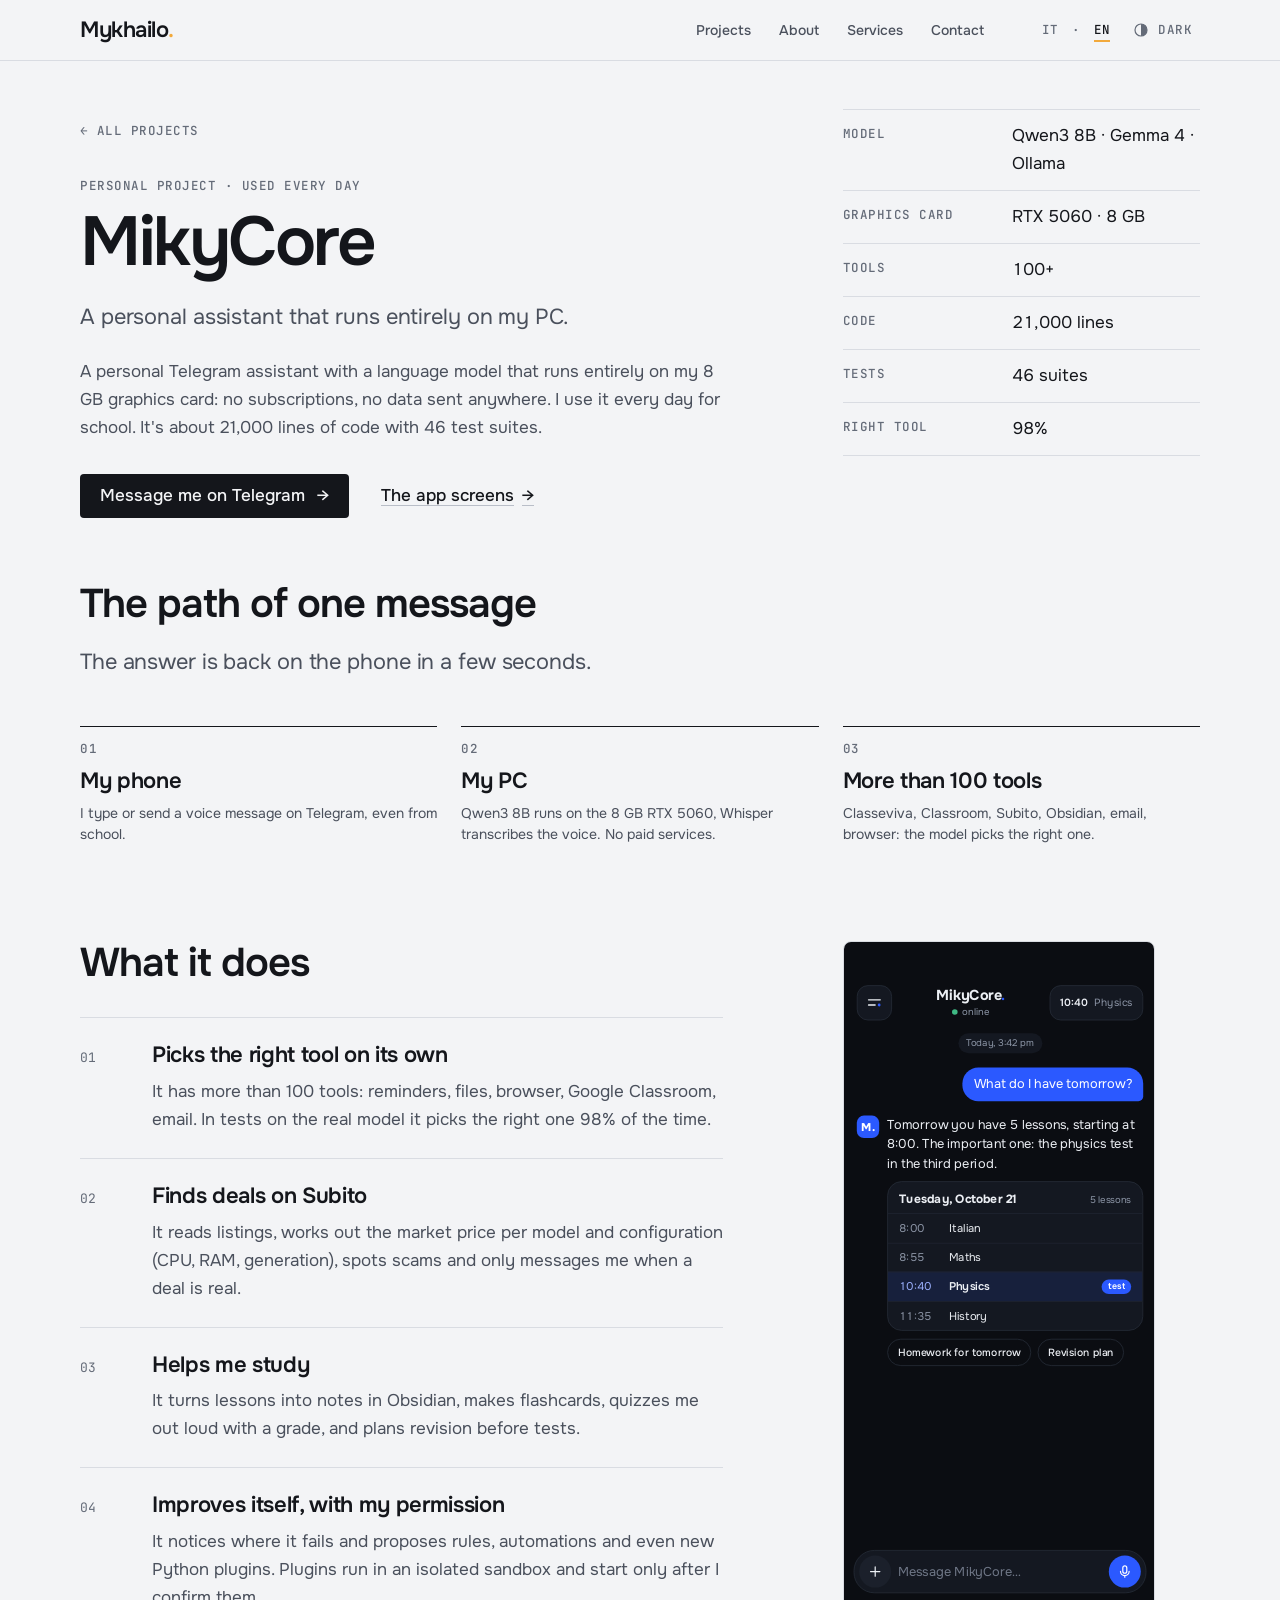
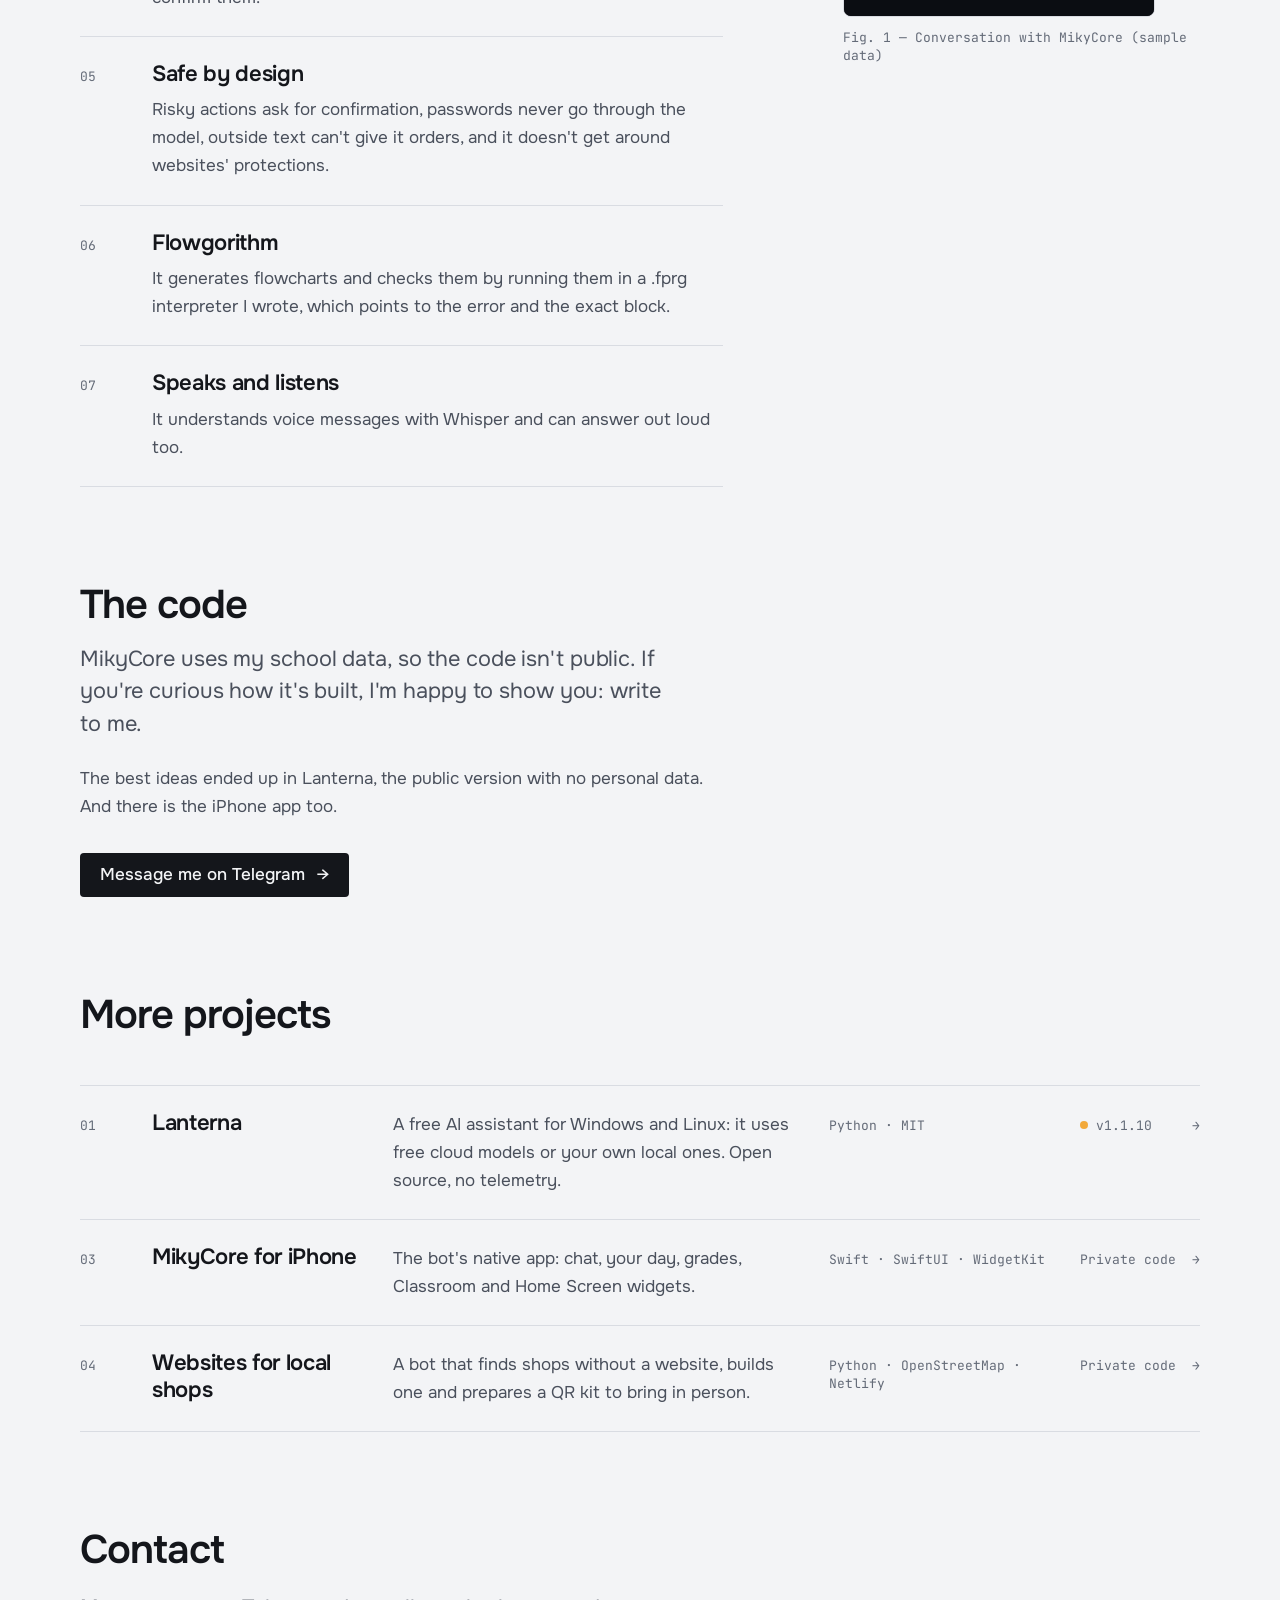
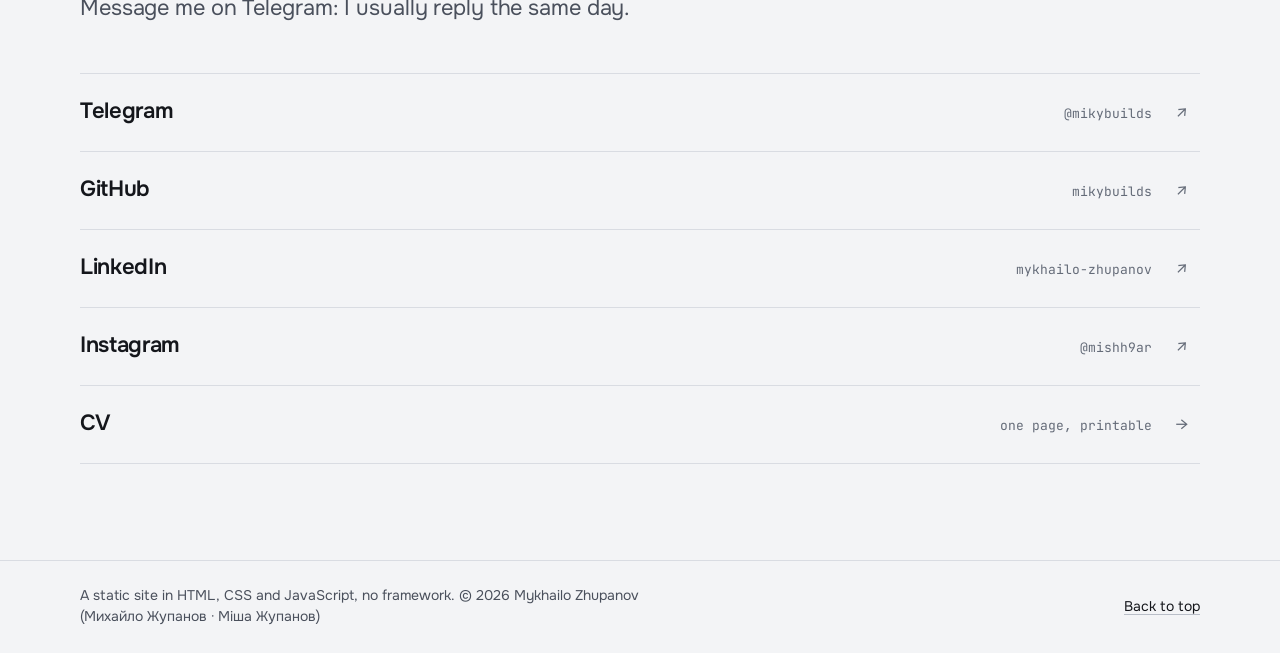
<file: projects/mikycore/index.html>
<!doctype html>
<html lang="it">
<head>
  <meta charset="utf-8">
  <meta name="viewport" content="width=device-width, initial-scale=1">
  <title>MikyCore — il mio assistente personale su Telegram</title>
  <meta name="description" content="MikyCore è l&#x27;assistente personale di Mykhailo Zhupanov (Михайло Жупанов): un bot Telegram con un modello AI che gira sul suo PC. Compiti, voti, promemoria e affari su Subito.">
  <meta name="author" content="Mykhailo Zhupanov (Михайло Жупанов)">
  <meta name="theme-color" content="#F3F4F6">
  <link rel="canonical" href="https://mikybuilds.github.io/projects/mikycore/">
  <script type="application/ld+json">
  {"@context": "https://schema.org", "@type": "CreativeWork", "name": "MikyCore", "url": "https://mikybuilds.github.io/projects/mikycore/", "description": "Personal Telegram assistant running on a local language model.", "author": {"@type": "Person", "name": "Mykhailo Zhupanov", "alternateName": ["Mikhail Zhupanov", "Misha Zhupanov", "Zhupanov Mykhailo", "Михайло Жупанов", "Міша Жупанов", "Миша Жупанов", "Жупанов Михайло", "mikybuilds"], "url": "https://mikybuilds.github.io/"}}
  </script>
  <meta name="color-scheme" content="light dark">
  <meta property="og:type" content="website">
  <meta property="og:title" content="MikyCore — il mio assistente personale su Telegram">
  <meta property="og:description" content="MikyCore è l&#x27;assistente personale di Mykhailo Zhupanov (Михайло Жупанов): un bot Telegram con un modello AI che gira sul suo PC. Compiti, voti, promemoria e affari su Subito.">
  <meta property="og:image" content="https://mikybuilds.github.io/assets/og.png">
  <meta property="og:url" content="https://mikybuilds.github.io/projects/mikycore/">
  <meta property="og:site_name" content="Mykhailo Zhupanov">
  <link rel="me" href="https://github.com/mikybuilds">
  <link rel="icon" href="/favicon.ico" sizes="48x48">
  <link rel="icon" href="/favicon.svg" type="image/svg+xml">
  <link rel="icon" href="/favicon-192.png" type="image/png" sizes="192x192">
  <link rel="apple-touch-icon" href="/apple-touch-icon.png">
  <link rel="preconnect" href="https://fonts.googleapis.com">
  <link rel="preconnect" href="https://fonts.gstatic.com" crossorigin>
  <link href="https://fonts.googleapis.com/css2?family=JetBrains+Mono:wght@400;500&family=Onest:wght@400..600&display=swap" rel="stylesheet">
  <link rel="stylesheet" href="/tokens.css?v=24">
  <link rel="stylesheet" href="/base.css?v=24">
  <link rel="stylesheet" href="/components.css?v=24">
  <link rel="stylesheet" href="/pages.css?v=24">
  <link rel="stylesheet" href="/app.css?v=24">
  <script src="/lv.js?v=3" defer></script>
  <script>(function(){var d=document.documentElement;d.classList.add("js");try{var t=localStorage.getItem("theme");if(t)d.dataset.theme=t}catch(e){}})();</script>
</head>
<body data-page="project">
  <a class="skip" href="#main" data-i18n="skip">Vai al contenuto</a>
  <svg width="0" height="0" style="position:absolute" aria-hidden="true">
    <symbol id="i-menu" viewBox="0 0 24 24"><path d="M4 8h16" stroke="#ECEFF4" stroke-width="1.8" stroke-linecap="round" fill="none"/><path d="M4 15h9" stroke="#ECEFF4" stroke-width="1.8" stroke-linecap="round" fill="none"/><circle cx="18.5" cy="15" r="1.9" fill="#2B59FF"/></symbol>
    <symbol id="i-chat" viewBox="0 0 24 24"><path d="M5 6.5A2.5 2.5 0 0 1 7.5 4h9A2.5 2.5 0 0 1 19 6.5v7a2.5 2.5 0 0 1-2.5 2.5H11l-4 3.5V16h.5A2.5 2.5 0 0 1 5 13.5z" stroke="#ECEFF4" stroke-width="1.75" stroke-linejoin="round" fill="none"/><circle cx="15.5" cy="9.8" r="1.5" fill="#2B59FF"/></symbol>
    <symbol id="i-refresh" viewBox="0 0 24 24"><path d="M19 12a7 7 0 1 1-2.1-5" stroke="#ECEFF4" stroke-width="1.8" stroke-linecap="round" fill="none"/><path d="M19.500 4.500v4h-4" stroke="#ECEFF4" stroke-width="1.8" stroke-linecap="round" stroke-linejoin="round" fill="none"/></symbol>
    <symbol id="i-check" viewBox="0 0 24 24"><path d="M5 12.500l4.500 4.500L19 7.500" stroke="#3FB984" stroke-width="2" stroke-linecap="round" stroke-linejoin="round" fill="none"/></symbol>
    <symbol id="i-chev" viewBox="0 0 24 24"><path d="M9 6l6 6-6 6" stroke="#8C95A6" stroke-width="1.8" stroke-linecap="round" stroke-linejoin="round" fill="none"/></symbol>
    <symbol id="i-mic" viewBox="0 0 24 24"><rect x="9" y="3.500" width="6" height="11" rx="3" stroke="currentColor" stroke-width="1.8" fill="none"/><path d="M5.500 11.500a6.500 6.500 0 0 0 13 0M12 18v2.500" stroke="currentColor" stroke-width="1.8" stroke-linecap="round" fill="none"/></symbol>
    <symbol id="i-cam" viewBox="0 0 24 24"><path d="M4 8.500A2.500 2.500 0 0 1 6.500 6h1.800l1.400-2h4.600l1.400 2h1.800A2.500 2.500 0 0 1 20 8.500v8A2.500 2.500 0 0 1 17.500 19h-11A2.500 2.500 0 0 1 4 16.500z" stroke="#ECEFF4" stroke-width="1.75" stroke-linejoin="round" fill="none"/><circle cx="12" cy="12.500" r="3" stroke="#ECEFF4" stroke-width="1.75" fill="none"/></symbol>
    <symbol id="i-plus" viewBox="0 0 24 24"><path d="M12 5v14M5 12h14" stroke="#ECEFF4" stroke-width="1.8" stroke-linecap="round" fill="none"/></symbol>
    <symbol id="i-search" viewBox="0 0 24 24"><circle cx="11" cy="11" r="6.500" stroke="#fff" stroke-width="1.8" fill="none"/><path d="M16 16l4 4" stroke="#fff" stroke-width="1.8" stroke-linecap="round" fill="none"/></symbol>
    <symbol id="i-class" viewBox="0 0 24 24"><rect x="3.500" y="4.500" width="17" height="11.500" rx="2" stroke="#ECEFF4" stroke-width="1.75" fill="none"/><path d="M8 20l2.500-4M16 20l-2.500-4" stroke="#ECEFF4" stroke-width="1.75" stroke-linecap="round" fill="none"/><circle cx="16.500" cy="10" r="1.700" fill="#2B59FF"/></symbol>
    <symbol id="i-qr" viewBox="0 0 21 21"><path d="M0 0h7v1h-7zM8 0h2v1h-2zM11 0h1v1h-1zM14 0h7v1h-7zM0 1h1v1h-1zM6 1h1v1h-1zM8 1h2v1h-2zM11 1h2v1h-2zM14 1h1v1h-1zM20 1h1v1h-1zM0 2h1v1h-1zM2 2h3v1h-3zM6 2h1v1h-1zM8 2h3v1h-3zM12 2h1v1h-1zM14 2h1v1h-1zM16 2h3v1h-3zM20 2h1v1h-1zM0 3h1v1h-1zM2 3h3v1h-3zM6 3h1v1h-1zM8 3h1v1h-1zM12 3h1v1h-1zM14 3h1v1h-1zM16 3h3v1h-3zM20 3h1v1h-1zM0 4h1v1h-1zM2 4h3v1h-3zM6 4h1v1h-1zM9 4h1v1h-1zM11 4h2v1h-2zM14 4h1v1h-1zM16 4h3v1h-3zM20 4h1v1h-1zM0 5h1v1h-1zM6 5h1v1h-1zM8 5h2v1h-2zM11 5h1v1h-1zM14 5h1v1h-1zM20 5h1v1h-1zM0 6h7v1h-7zM8 6h1v1h-1zM10 6h1v1h-1zM12 6h1v1h-1zM14 6h7v1h-7zM8 7h1v1h-1zM10 7h2v1h-2zM0 8h2v1h-2zM4 8h1v1h-1zM6 8h1v1h-1zM9 8h1v1h-1zM11 8h2v1h-2zM14 8h1v1h-1zM16 8h1v1h-1zM0 9h1v1h-1zM4 9h1v1h-1zM7 9h1v1h-1zM9 9h1v1h-1zM14 9h2v1h-2zM17 9h4v1h-4zM0 10h1v1h-1zM2 10h3v1h-3zM6 10h2v1h-2zM12 10h3v1h-3zM17 10h4v1h-4zM2 11h4v1h-4zM12 11h1v1h-1zM17 11h3v1h-3zM0 12h11v1h-11zM13 12h5v1h-5zM20 12h1v1h-1zM9 13h4v1h-4zM14 13h2v1h-2zM18 13h1v1h-1zM20 13h1v1h-1zM0 14h7v1h-7zM12 14h3v1h-3zM18 14h2v1h-2zM0 15h1v1h-1zM6 15h1v1h-1zM13 15h1v1h-1zM15 15h5v1h-5zM0 16h1v1h-1zM2 16h3v1h-3zM6 16h1v1h-1zM9 16h1v1h-1zM13 16h5v1h-5zM0 17h1v1h-1zM2 17h3v1h-3zM6 17h1v1h-1zM8 17h1v1h-1zM11 17h1v1h-1zM16 17h2v1h-2zM19 17h1v1h-1zM0 18h1v1h-1zM2 18h3v1h-3zM6 18h1v1h-1zM9 18h2v1h-2zM13 18h3v1h-3zM18 18h1v1h-1zM0 19h1v1h-1zM6 19h1v1h-1zM9 19h1v1h-1zM11 19h2v1h-2zM17 19h1v1h-1zM20 19h1v1h-1zM0 20h7v1h-7zM8 20h3v1h-3zM12 20h3v1h-3zM16 20h2v1h-2zM20 20h1v1h-1z" fill="#0b0d12"/></symbol>
  </svg>

  <header class="site-head"><div class="wrap">
    <a class="brand" href="/">Mykhailo</a>
    <nav class="site-nav" aria-label="Menu">
      <a data-i18n="nav.projects" href="/#projects" data-sec="projects">Progetti</a>
      <a class="hide-m" data-i18n="nav.about" href="/#about" data-sec="about">Chi sono</a>
      <a class="hide-s" data-i18n="nav.services" href="/#services" data-sec="services">Servizi</a>
      <a data-i18n="nav.contact" href="/#contact" data-sec="contact">Contatti</a>
    </nav>
    <div class="tools">
      <div class="lang" role="group" aria-label="Lingua / Language"><button type="button" data-lang="it" aria-pressed="true">IT</button><span aria-hidden="true">·</span><button type="button" data-lang="en" aria-pressed="false">EN</button></div>
      <button id="theme" class="theme-btn" type="button" aria-label="Tema scuro"><svg viewBox="0 0 24 24" aria-hidden="true"><circle cx="12" cy="12" r="8"/><path class="half" d="M12 4a8 8 0 0 1 0 16z"/></svg><span class="t-label">Scuro</span></button>
    </div>
  </div></header>

  <main id="main">

    <section class="pagehead"><div class="wrap"><div class="split">
      <div class="split-main">
        <a class="crumb label" href="/#projects"><span aria-hidden="true">←</span><span data-i18n="back">Tutti i progetti</span></a>
        <p class="label"><span data-i18n="m.kind">Progetto personale · Lo uso ogni giorno</span></p>
        <h1 class="display" style="view-transition-name:p-mikycore">MikyCore</h1>
        <p class="lead" data-i18n="m.sub">Un assistente personale che gira tutto sul mio PC.</p>
        <p class="body dim" data-i18n="mc.lead">Un assistente personale su Telegram con un modello di linguaggio che gira interamente sulla mia scheda video da 8 GB: niente abbonamenti, niente dati inviati fuori. Lo uso ogni giorno per la scuola. Sono circa 21 000 righe di codice, con 46 suite di test.</p>
        <p class="actions"><a class="btn" href="https://t.me/mikybuilds" target="_blank" rel="noopener"><span data-i18n="hero.cta">Scrivimi su Telegram</span><span class="arr" aria-hidden="true">→</span></a><a class="more" href="/projects/ios/"><span data-i18n="m.tour">Le schermate dell’app</span><span class="arr" aria-hidden="true">→</span></a></p>
      </div>
      <div class="split-aside"><dl class="facts"><div><dt class="label"><span data-i18n="sp.model">Modello</span></dt><dd>Qwen3 8B · Gemma 4 · Ollama</dd></div><div><dt class="label"><span data-i18n="sp.gpu">Scheda video</span></dt><dd class="num">RTX 5060 · 8 GB</dd></div><div><dt class="label"><span data-i18n="sp.tools">Strumenti</span></dt><dd class="num"><span class="cnt" data-count="100">100</span>+</dd></div><div><dt class="label"><span data-i18n="sp.code">Codice</span></dt><dd class="num"><span class="cnt" data-count="21000">21 000</span> <span data-i18n="sp.lines">righe</span></dd></div><div><dt class="label"><span data-i18n="sp.tests">Test</span></dt><dd class="num"><span class="cnt" data-count="46">46</span> <span data-i18n="sp.suites">suite</span></dd></div><div><dt class="label"><span data-i18n="sp.pick">Strumento giusto</span></dt><dd class="num"><span class="cnt" data-count="98">98</span>%</dd></div></dl></div>
    </div></div></section>
    <section class="sec first" id="flow"><div class="wrap">
      <div class="sec-head"><h2 class="h2" data-i18n="m.fh">Il percorso di un messaggio</h2><p class="lead" data-i18n="hw.back">La risposta torna sul telefono in pochi secondi.</p></div>
      <ol class="steps"><li data-r style="--d:0ms"><b data-i18n="hw.n1t">Il mio telefono</b><span data-i18n="hw.n1d">Scrivo o mando un vocale su Telegram, anche da scuola.</span></li><li data-r style="--d:60ms"><b data-i18n="hw.n2t">Il mio PC</b><span data-i18n="hw.n2d">Qwen3 8B gira sulla RTX 5060 da 8 GB, Whisper trascrive la voce. Nessun servizio a pagamento.</span></li><li data-r style="--d:120ms"><b data-i18n="hw.n3t">Più di 100 strumenti</b><span data-i18n="hw.n3d">Classeviva, Classroom, Subito, Obsidian, posta, browser: il modello sceglie quello giusto.</span></li></ol>
    </div></section>
    <section class="sec" id="what"><div class="wrap"><div class="split">
      <div class="split-main">
        <h2 class="h2" data-i18n="m.wh">Cosa fa</h2>
        <div class="rows tight mt-m"><div class="row" data-r><span class="row-no meta">01</span><h3 class="h3" data-i18n="f1.t">Sceglie da solo lo strumento giusto</h3><p class="row-text" data-i18n="f1.d">Ha più di 100 strumenti: promemoria, file, browser, Google Classroom, posta. Nei test sul modello reale sceglie quello giusto nel 98% dei casi.</p></div><div class="row" data-r><span class="row-no meta">02</span><h3 class="h3" data-i18n="f2.t">Trova affari su Subito</h3><p class="row-text" data-i18n="f2.d">Legge gli annunci, calcola il prezzo di mercato per modello e configurazione (processore, RAM, generazione), riconosce le truffe e mi scrive solo quando conviene davvero.</p></div><div class="row" data-r><span class="row-no meta">03</span><h3 class="h3" data-i18n="f3.t">Mi aiuta a studiare</h3><p class="row-text" data-i18n="f3.d">Trasforma le lezioni in appunti su Obsidian, crea flashcard, mi interroga a voce e assegna un voto, e organizza il ripasso prima delle verifiche.</p></div><div class="row" data-r><span class="row-no meta">04</span><h3 class="h3" data-i18n="f4.t">Si migliora, con il mio permesso</h3><p class="row-text" data-i18n="f4.d">Nota dove sbaglia e propone regole, automazioni e perfino nuovi plugin in Python. I plugin girano in una sandbox isolata e partono solo dopo la mia conferma.</p></div><div class="row" data-r><span class="row-no meta">05</span><h3 class="h3" data-i18n="f6.t">Sicuro per scelta</h3><p class="row-text" data-i18n="f6.d">Le azioni rischiose chiedono conferma, le password non passano mai dal modello, il testo esterno non può dargli ordini, e non aggira le protezioni dei siti.</p></div><div class="row" data-r><span class="row-no meta">06</span><h3 class="h3" data-i18n="f5.t">Flowgorithm</h3><p class="row-text" data-i18n="f5.d">Genera diagrammi di flusso e li verifica eseguendoli con un interprete .fprg scritto da me, che indica l'errore e il blocco esatto.</p></div><div class="row" data-r><span class="row-no meta">07</span><h3 class="h3" data-i18n="f7.t">Parla e ascolta</h3><p class="row-text" data-i18n="f7.d">Capisce i vocali con Whisper e può rispondere anche a voce.</p></div></div>
      </div>
      <div class="split-aside"><figure class="figure" data-r><div class="shot" aria-hidden="true" style="--k:0.8"><div class="screen app">
                <header class="a-hd a-chat-hd">
                  <a class="a-sq"><svg width="22" height="22"><use href="#i-menu"/></svg></a>
                  <div class="a-title"><b>MikyCore<i>.</i></b><span class="a-status"><u></u><em data-i18n="st.online">online</em></span></div>
                  <a class="a-btn a-btn-s"><b>10:40</b><span data-i18n="su.fi">Fisica</span></a>
                </header>
                <div class="a-main a-chat">
                  <div class="a-day" data-i18n="g.today">Oggi, 15:42</div>
                  <ol class="msgs static">
                    <li class="me" data-i18n="g.me1">Cosa ho domani?</li>
                    <li class="bot"><span class="av">M.</span><div class="bd">
                      <p data-i18n="g.b1">Domani hai 5 lezioni, si comincia alle 8:00. Il punto importante: la verifica di fisica alla terza ora.</p>
                      <div class="a-card a-sched">
                        <div class="a-sched-h"><b data-i18n="g.day">Martedì 21 ottobre</b><span data-i18n="g.n5">5 lezioni</span></div>
                        <div class="a-sched-r"><span>8:00</span><span data-i18n="su.it">Italiano</span></div>
                        <div class="a-sched-r"><span>8:55</span><span data-i18n="su.ma">Matematica</span></div>
                        <div class="a-sched-r hot"><span>10:40</span><b data-i18n="su.fi">Fisica</b><em data-i18n="m.test">verifica</em></div>
                        <div class="a-sched-r"><span>11:35</span><span data-i18n="su.st">Storia</span></div>
                      </div>
                      <div class="a-chips2"><span data-i18n="m.hw">Compiti per domani</span><span data-i18n="g.ch2">Piano di ripasso</span></div>
                    </div></li>
                  </ol>
                </div>
                <div class="a-composer">
                  <div class="a-in"><span class="a-plus"><svg width="20" height="20"><use href="#i-plus"/></svg></span><span class="ph" data-i18n="g.ph">Scrivi a MikyCore…</span><span class="a-mic"><svg width="20" height="20" style="color:#fff"><use href="#i-mic"/></svg></span></div>
                </div>
              </div></div><figcaption class="meta"><span>Fig. 1 — </span><span data-i18n="m.cap">Conversazione con MikyCore (dati di esempio)</span></figcaption></figure></div>
    </div></div></section>
    <section class="sec" id="private"><div class="wrap"><div class="split">
      <div class="split-main">
        <h2 class="h2" data-i18n="m.ph">Il codice</h2>
        <p class="lead wide" data-i18n="m.p1" data-r>MikyCore usa i miei dati scolastici, quindi il codice non è pubblico. Se ti interessa come è fatto, te lo mostro volentieri: scrivimi.</p>
        <p class="body dim" data-i18n="m.p2" data-r>Le idee migliori sono finite in Lanterna, la versione pubblica e senza dati personali. E c'è anche l'app per iPhone.</p>
        <p class="actions" data-r><a class="btn" href="https://t.me/mikybuilds" target="_blank" rel="noopener"><span data-i18n="hero.cta">Scrivimi su Telegram</span><span class="arr" aria-hidden="true">→</span></a></p>
      </div>
    </div></div></section>
    <section class="sec" id="more"><div class="wrap">
      <div class="sec-head"><h2 class="h2" data-i18n="next.title">Altri progetti</h2></div>
      <div class="index" data-r><a class="index-row" href="/projects/lanterna/"><span class="row-no meta">01</span><span class="row-title h3" style="view-transition-name:p-lanterna">Lanterna</span><span class="row-desc" data-i18n="pj.lan.d">Assistente AI gratuito per Windows e Linux: usa modelli cloud gratuiti o i tuoi modelli locali. Open source, senza telemetria.</span><span class="row-meta"><span class="row-k meta">Python · MIT</span><span class="row-s meta"><span><span class="dot" aria-hidden="true"></span><span data-lv="v">v1.1.10</span></span><span class="arr" aria-hidden="true">→</span></span></span></a><a class="index-row" href="/projects/ios/"><span class="row-no meta">03</span><span class="row-title h3" data-i18n="pj.ios.n" style="view-transition-name:p-ios">MikyCore per iPhone</span><span class="row-desc" data-i18n="pj.ios.d">L'app nativa del bot: chat, giornata, voti, Classroom e widget sulla schermata Home.</span><span class="row-meta"><span class="row-k meta">Swift · SwiftUI · WidgetKit</span><span class="row-s meta"><span data-i18n="ix.private">Codice privato</span><span class="arr" aria-hidden="true">→</span></span></span></a><a class="index-row" href="/projects/sites/"><span class="row-no meta">04</span><span class="row-title h3" data-i18n="pj.sites.n" style="view-transition-name:p-sites">Siti per negozi locali</span><span class="row-desc" data-i18n="pj.sit.d">Un bot che trova attività senza sito, ne costruisce uno e prepara il kit con QR da portare di persona.</span><span class="row-meta"><span class="row-k meta">Python · OpenStreetMap · Netlify</span><span class="row-s meta"><span data-i18n="ix.private">Codice privato</span><span class="arr" aria-hidden="true">→</span></span></span></a></div>
    </div></section>
    <section class="sec" id="contact"><div class="wrap">
      <div class="sec-head"><h2 class="h2" data-i18n="ct.title">Contatti</h2><p class="lead" data-i18n="ct.lead">Scrivimi su Telegram: rispondo di solito in giornata.</p></div>
      <div class="contact-list" data-r><a class="contact-row" href="https://t.me/mikybuilds" target="_blank" rel="me noopener"><span class="h3">Telegram</span><span class="meta">@mikybuilds</span><span class="arr" aria-hidden="true">↗</span></a><a class="contact-row" href="https://github.com/mikybuilds" target="_blank" rel="me noopener"><span class="h3">GitHub</span><span class="meta">mikybuilds</span><span class="arr" aria-hidden="true">↗</span></a><a class="contact-row" href="https://www.linkedin.com/in/mykhailo-zhupanov/" target="_blank" rel="me noopener"><span class="h3">LinkedIn</span><span class="meta">mykhailo-zhupanov</span><span class="arr" aria-hidden="true">↗</span></a><a class="contact-row" href="https://www.instagram.com/mishh9ar/" target="_blank" rel="me noopener"><span class="h3">Instagram</span><span class="meta">@mishh9ar</span><span class="arr" aria-hidden="true">↗</span></a><a class="contact-row" href="/cv/"><span class="h3" data-i18n="cv.row">Curriculum</span><span class="meta" data-i18n="cv.rowm">una pagina, stampabile</span><span class="arr" aria-hidden="true">→</span></a></div>
    </div></section>
  </main>

  <footer class="site-foot"><div class="wrap">
    <p class="small dim"><span data-i18n="foot">Sito statico in HTML, CSS e JavaScript, senza framework.</span> © <span id="year">2026</span> Mykhailo Zhupanov <span lang="uk">(Михайло Жупанов · Міша Жупанов)</span></p>
    <a class="small" href="#main" data-i18n="totop">Torna su</a>
  </div></footer>
  <script>window.PAGE_EN = {"st.online": "online", "su.fi": "Physics", "g.today": "Today, 3:42 pm", "g.me1": "What do I have tomorrow?", "g.b1": "Tomorrow you have 5 lessons, starting at 8:00. The important one: the physics test in the third period.", "g.day": "Tuesday, October 21", "g.n5": "5 lessons", "su.it": "Italian", "su.ma": "Maths", "m.test": "test", "su.st": "History", "m.hw": "Homework for tomorrow", "g.ch2": "Revision plan", "g.ph": "Message MikyCore…", "m.tour": "The app screens", "hero.cta": "Message me on Telegram", "sp.model": "Model", "sp.gpu": "Graphics card", "sp.tools": "Tools", "sp.code": "Code", "sp.lines": "lines", "sp.tests": "Tests", "sp.suites": "suites", "sp.pick": "Right tool", "m.kind": "Personal project · Used every day", "back": "All projects", "m.sub": "A personal assistant that runs entirely on my PC.", "mc.lead": "A personal Telegram assistant with a language model that runs entirely on my 8 GB graphics card: no subscriptions, no data sent anywhere. I use it every day for school. It's about 21,000 lines of code with 46 test suites.", "hw.n1t": "My phone", "hw.n1d": "I type or send a voice message on Telegram, even from school.", "hw.n2t": "My PC", "hw.n2d": "Qwen3 8B runs on the 8 GB RTX 5060, Whisper transcribes the voice. No paid services.", "hw.n3t": "More than 100 tools", "hw.n3d": "Classeviva, Classroom, Subito, Obsidian, email, browser: the model picks the right one.", "hw.back": "The answer is back on the phone in a few seconds.", "m.fh": "The path of one message", "f1.t": "Picks the right tool on its own", "f1.d": "It has more than 100 tools: reminders, files, browser, Google Classroom, email. In tests on the real model it picks the right one 98% of the time.", "f2.t": "Finds deals on Subito", "f2.d": "It reads listings, works out the market price per model and configuration (CPU, RAM, generation), spots scams and only messages me when a deal is real.", "f3.t": "Helps me study", "f3.d": "It turns lessons into notes in Obsidian, makes flashcards, quizzes me out loud with a grade, and plans revision before tests.", "f4.t": "Improves itself, with my permission", "f4.d": "It notices where it fails and proposes rules, automations and even new Python plugins. Plugins run in an isolated sandbox and start only after I confirm them.", "f6.t": "Safe by design", "f6.d": "Risky actions ask for confirmation, passwords never go through the model, outside text can't give it orders, and it doesn't get around websites' protections.", "f5.t": "Flowgorithm", "f5.d": "It generates flowcharts and checks them by running them in a .fprg interpreter I wrote, which points to the error and the exact block.", "f7.t": "Speaks and listens", "f7.d": "It understands voice messages with Whisper and can answer out loud too.", "m.cap": "Conversation with MikyCore (sample data)", "m.wh": "What it does", "m.ph": "The code", "m.p1": "MikyCore uses my school data, so the code isn't public. If you're curious how it's built, I'm happy to show you: write to me.", "m.p2": "The best ideas ended up in Lanterna, the public version with no personal data. And there is the iPhone app too.", "pj.lan.d": "A free AI assistant for Windows and Linux: it uses free cloud models or your own local ones. Open source, no telemetry.", "pj.ios.n": "MikyCore for iPhone", "pj.ios.d": "The bot's native app: chat, your day, grades, Classroom and Home Screen widgets.", "ix.private": "Private code", "pj.sites.n": "Websites for local shops", "pj.sit.d": "A bot that finds shops without a website, builds one and prepares a QR kit to bring in person.", "next.title": "More projects", "cv.row": "CV", "cv.rowm": "one page, printable", "ct.lead": "Message me on Telegram: I usually reply the same day.", "ct.title": "Contact", "_title": "MikyCore — my personal assistant on Telegram", "_desc": "MikyCore is the personal assistant of Mykhailo Zhupanov: a Telegram bot with an AI model that runs on his own PC. Homework, grades, reminders and Subito deals.", "skip": "Skip to content", "nav.projects": "Projects", "nav.about": "About", "nav.services": "Services", "nav.contact": "Contact", "foot": "A static site in HTML, CSS and JavaScript, no framework.", "totop": "Back to top"};</script>
  <script src="/site.js?v=24"></script>
</body>
</html>
</file>
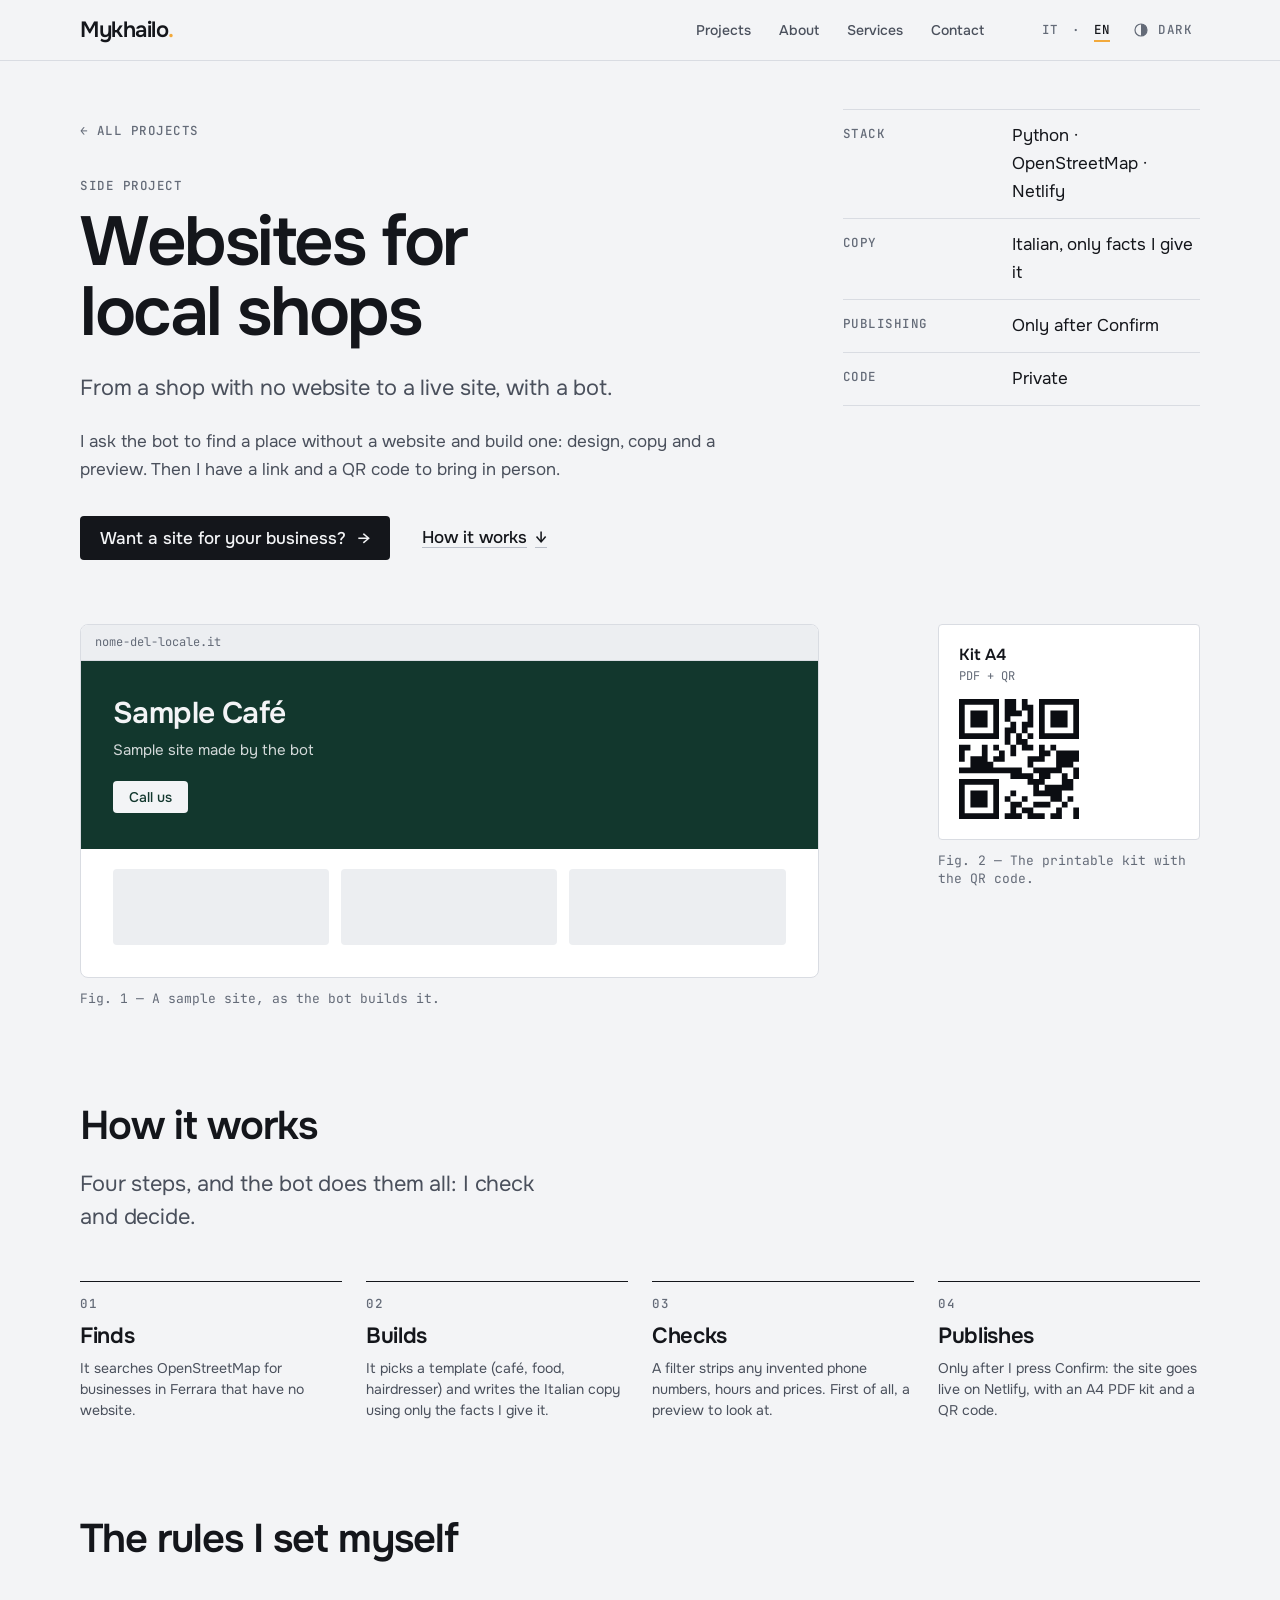
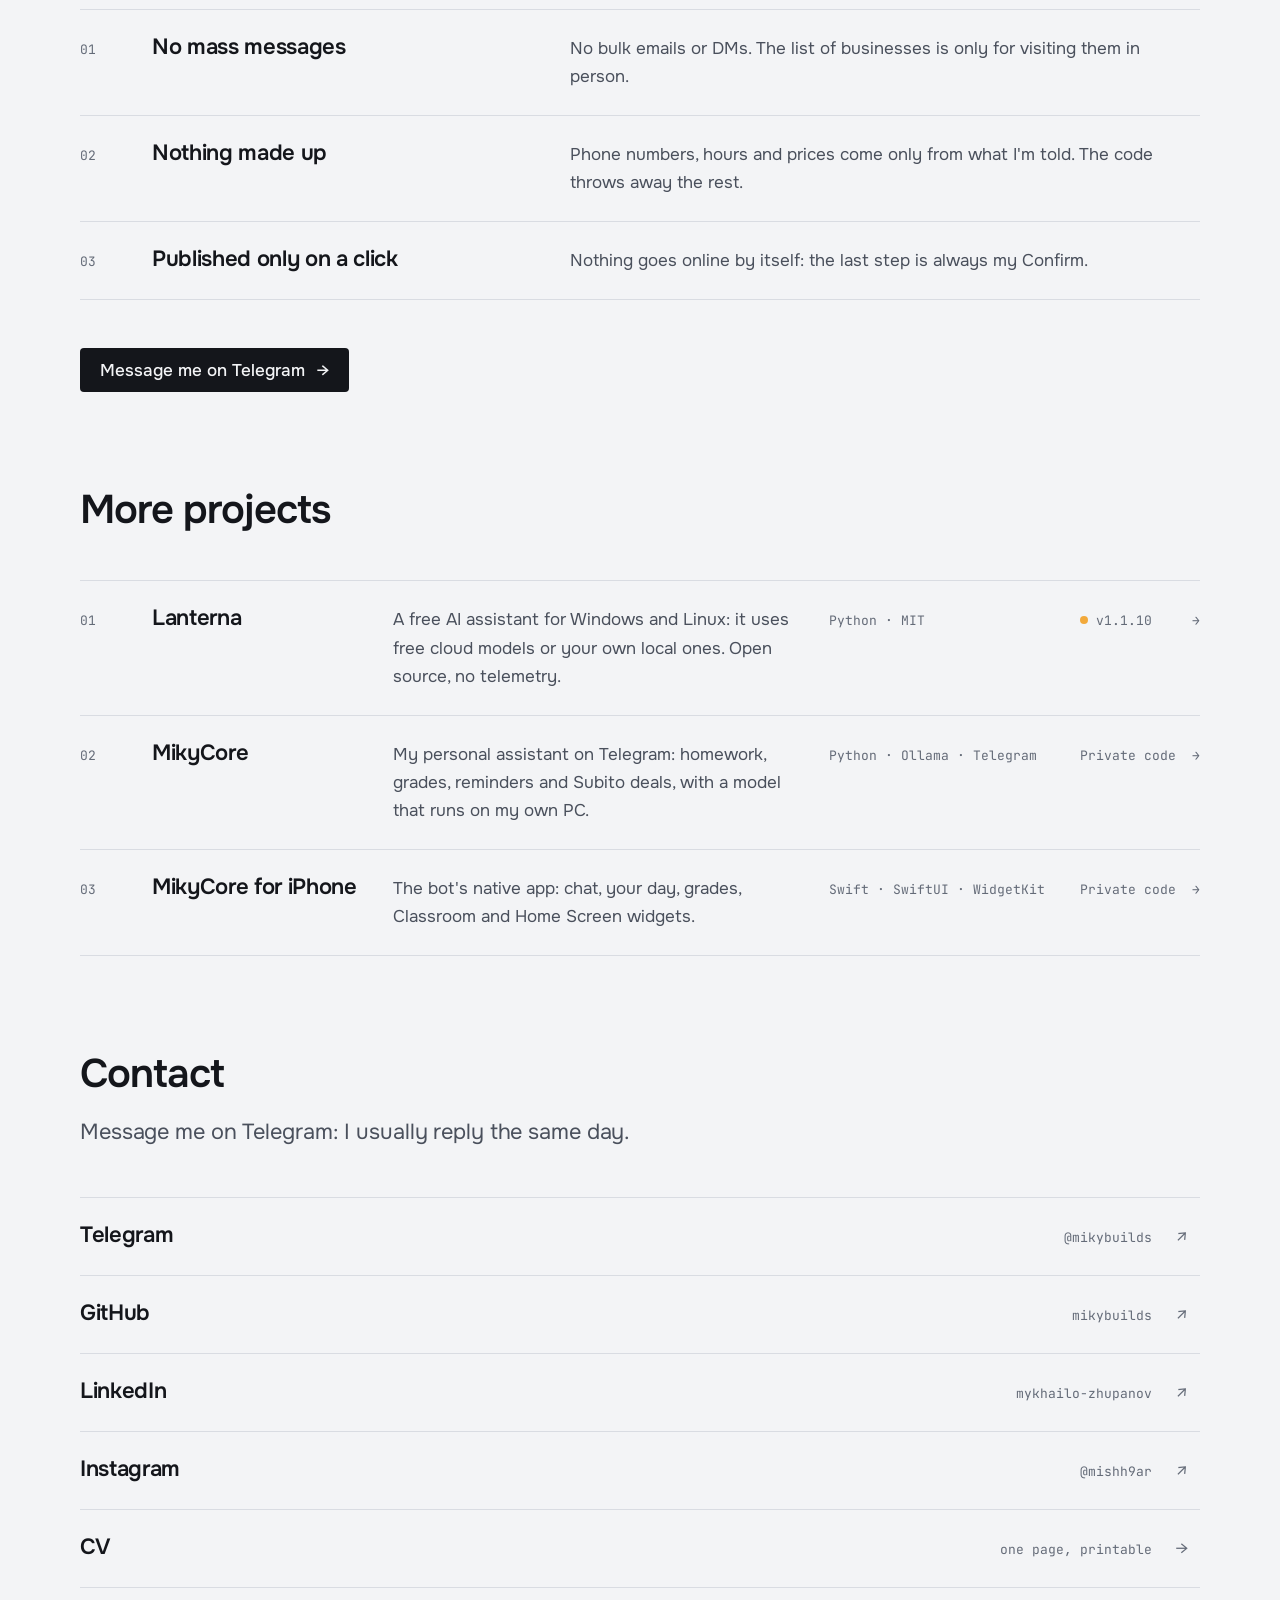
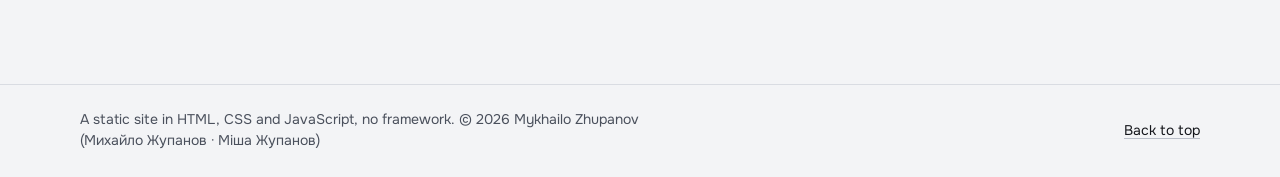
<file: projects/sites/index.html>
<!doctype html>
<html lang="it">
<head>
  <meta charset="utf-8">
  <meta name="viewport" content="width=device-width, initial-scale=1">
  <title>Siti per negozi locali — un bot che costruisce siti vetrina</title>
  <meta name="description" content="Un bot di Mykhailo Zhupanov (Михайло Жупанов) che trova le attività senza sito web, ne costruisce uno e prepara un kit con codice QR da portare di persona.">
  <meta name="author" content="Mykhailo Zhupanov (Михайло Жупанов)">
  <meta name="theme-color" content="#F3F4F6">
  <link rel="canonical" href="https://mikybuilds.github.io/projects/sites/">
  <script type="application/ld+json">
  {"@context": "https://schema.org", "@type": "CreativeWork", "name": "Websites for local shops", "url": "https://mikybuilds.github.io/projects/sites/", "description": "A bot that finds businesses without a website, builds one and prepares a printable QR kit.", "author": {"@type": "Person", "name": "Mykhailo Zhupanov", "alternateName": ["Mikhail Zhupanov", "Misha Zhupanov", "Zhupanov Mykhailo", "Михайло Жупанов", "Міша Жупанов", "Миша Жупанов", "Жупанов Михайло", "mikybuilds"], "url": "https://mikybuilds.github.io/"}}
  </script>
  <meta name="color-scheme" content="light dark">
  <meta property="og:type" content="website">
  <meta property="og:title" content="Siti per negozi locali — un bot che costruisce siti vetrina">
  <meta property="og:description" content="Un bot di Mykhailo Zhupanov (Михайло Жупанов) che trova le attività senza sito web, ne costruisce uno e prepara un kit con codice QR da portare di persona.">
  <meta property="og:image" content="https://mikybuilds.github.io/assets/og.png">
  <meta property="og:url" content="https://mikybuilds.github.io/projects/sites/">
  <meta property="og:site_name" content="Mykhailo Zhupanov">
  <link rel="me" href="https://github.com/mikybuilds">
  <link rel="icon" href="/favicon.ico" sizes="48x48">
  <link rel="icon" href="/favicon.svg" type="image/svg+xml">
  <link rel="icon" href="/favicon-192.png" type="image/png" sizes="192x192">
  <link rel="apple-touch-icon" href="/apple-touch-icon.png">
  <link rel="preconnect" href="https://fonts.googleapis.com">
  <link rel="preconnect" href="https://fonts.gstatic.com" crossorigin>
  <link href="https://fonts.googleapis.com/css2?family=JetBrains+Mono:wght@400;500&family=Onest:wght@400..600&display=swap" rel="stylesheet">
  <link rel="stylesheet" href="/tokens.css?v=24">
  <link rel="stylesheet" href="/base.css?v=24">
  <link rel="stylesheet" href="/components.css?v=24">
  <link rel="stylesheet" href="/pages.css?v=24">
  <script src="/lv.js?v=3" defer></script>
  <script>(function(){var d=document.documentElement;d.classList.add("js");try{var t=localStorage.getItem("theme");if(t)d.dataset.theme=t}catch(e){}})();</script>
</head>
<body data-page="project">
  <a class="skip" href="#main" data-i18n="skip">Vai al contenuto</a>
  <svg width="0" height="0" style="position:absolute" aria-hidden="true">
    <symbol id="i-menu" viewBox="0 0 24 24"><path d="M4 8h16" stroke="#ECEFF4" stroke-width="1.8" stroke-linecap="round" fill="none"/><path d="M4 15h9" stroke="#ECEFF4" stroke-width="1.8" stroke-linecap="round" fill="none"/><circle cx="18.5" cy="15" r="1.9" fill="#2B59FF"/></symbol>
    <symbol id="i-chat" viewBox="0 0 24 24"><path d="M5 6.5A2.5 2.5 0 0 1 7.5 4h9A2.5 2.5 0 0 1 19 6.5v7a2.5 2.5 0 0 1-2.5 2.5H11l-4 3.5V16h.5A2.5 2.5 0 0 1 5 13.5z" stroke="#ECEFF4" stroke-width="1.75" stroke-linejoin="round" fill="none"/><circle cx="15.5" cy="9.8" r="1.5" fill="#2B59FF"/></symbol>
    <symbol id="i-refresh" viewBox="0 0 24 24"><path d="M19 12a7 7 0 1 1-2.1-5" stroke="#ECEFF4" stroke-width="1.8" stroke-linecap="round" fill="none"/><path d="M19.500 4.500v4h-4" stroke="#ECEFF4" stroke-width="1.8" stroke-linecap="round" stroke-linejoin="round" fill="none"/></symbol>
    <symbol id="i-check" viewBox="0 0 24 24"><path d="M5 12.500l4.500 4.500L19 7.500" stroke="#3FB984" stroke-width="2" stroke-linecap="round" stroke-linejoin="round" fill="none"/></symbol>
    <symbol id="i-chev" viewBox="0 0 24 24"><path d="M9 6l6 6-6 6" stroke="#8C95A6" stroke-width="1.8" stroke-linecap="round" stroke-linejoin="round" fill="none"/></symbol>
    <symbol id="i-mic" viewBox="0 0 24 24"><rect x="9" y="3.500" width="6" height="11" rx="3" stroke="currentColor" stroke-width="1.8" fill="none"/><path d="M5.500 11.500a6.500 6.500 0 0 0 13 0M12 18v2.500" stroke="currentColor" stroke-width="1.8" stroke-linecap="round" fill="none"/></symbol>
    <symbol id="i-cam" viewBox="0 0 24 24"><path d="M4 8.500A2.500 2.500 0 0 1 6.500 6h1.800l1.400-2h4.600l1.400 2h1.800A2.500 2.500 0 0 1 20 8.500v8A2.500 2.500 0 0 1 17.500 19h-11A2.500 2.500 0 0 1 4 16.500z" stroke="#ECEFF4" stroke-width="1.75" stroke-linejoin="round" fill="none"/><circle cx="12" cy="12.500" r="3" stroke="#ECEFF4" stroke-width="1.75" fill="none"/></symbol>
    <symbol id="i-plus" viewBox="0 0 24 24"><path d="M12 5v14M5 12h14" stroke="#ECEFF4" stroke-width="1.8" stroke-linecap="round" fill="none"/></symbol>
    <symbol id="i-search" viewBox="0 0 24 24"><circle cx="11" cy="11" r="6.500" stroke="#fff" stroke-width="1.8" fill="none"/><path d="M16 16l4 4" stroke="#fff" stroke-width="1.8" stroke-linecap="round" fill="none"/></symbol>
    <symbol id="i-class" viewBox="0 0 24 24"><rect x="3.500" y="4.500" width="17" height="11.500" rx="2" stroke="#ECEFF4" stroke-width="1.75" fill="none"/><path d="M8 20l2.500-4M16 20l-2.500-4" stroke="#ECEFF4" stroke-width="1.75" stroke-linecap="round" fill="none"/><circle cx="16.500" cy="10" r="1.700" fill="#2B59FF"/></symbol>
    <symbol id="i-qr" viewBox="0 0 21 21"><path d="M0 0h7v1h-7zM8 0h2v1h-2zM11 0h1v1h-1zM14 0h7v1h-7zM0 1h1v1h-1zM6 1h1v1h-1zM8 1h2v1h-2zM11 1h2v1h-2zM14 1h1v1h-1zM20 1h1v1h-1zM0 2h1v1h-1zM2 2h3v1h-3zM6 2h1v1h-1zM8 2h3v1h-3zM12 2h1v1h-1zM14 2h1v1h-1zM16 2h3v1h-3zM20 2h1v1h-1zM0 3h1v1h-1zM2 3h3v1h-3zM6 3h1v1h-1zM8 3h1v1h-1zM12 3h1v1h-1zM14 3h1v1h-1zM16 3h3v1h-3zM20 3h1v1h-1zM0 4h1v1h-1zM2 4h3v1h-3zM6 4h1v1h-1zM9 4h1v1h-1zM11 4h2v1h-2zM14 4h1v1h-1zM16 4h3v1h-3zM20 4h1v1h-1zM0 5h1v1h-1zM6 5h1v1h-1zM8 5h2v1h-2zM11 5h1v1h-1zM14 5h1v1h-1zM20 5h1v1h-1zM0 6h7v1h-7zM8 6h1v1h-1zM10 6h1v1h-1zM12 6h1v1h-1zM14 6h7v1h-7zM8 7h1v1h-1zM10 7h2v1h-2zM0 8h2v1h-2zM4 8h1v1h-1zM6 8h1v1h-1zM9 8h1v1h-1zM11 8h2v1h-2zM14 8h1v1h-1zM16 8h1v1h-1zM0 9h1v1h-1zM4 9h1v1h-1zM7 9h1v1h-1zM9 9h1v1h-1zM14 9h2v1h-2zM17 9h4v1h-4zM0 10h1v1h-1zM2 10h3v1h-3zM6 10h2v1h-2zM12 10h3v1h-3zM17 10h4v1h-4zM2 11h4v1h-4zM12 11h1v1h-1zM17 11h3v1h-3zM0 12h11v1h-11zM13 12h5v1h-5zM20 12h1v1h-1zM9 13h4v1h-4zM14 13h2v1h-2zM18 13h1v1h-1zM20 13h1v1h-1zM0 14h7v1h-7zM12 14h3v1h-3zM18 14h2v1h-2zM0 15h1v1h-1zM6 15h1v1h-1zM13 15h1v1h-1zM15 15h5v1h-5zM0 16h1v1h-1zM2 16h3v1h-3zM6 16h1v1h-1zM9 16h1v1h-1zM13 16h5v1h-5zM0 17h1v1h-1zM2 17h3v1h-3zM6 17h1v1h-1zM8 17h1v1h-1zM11 17h1v1h-1zM16 17h2v1h-2zM19 17h1v1h-1zM0 18h1v1h-1zM2 18h3v1h-3zM6 18h1v1h-1zM9 18h2v1h-2zM13 18h3v1h-3zM18 18h1v1h-1zM0 19h1v1h-1zM6 19h1v1h-1zM9 19h1v1h-1zM11 19h2v1h-2zM17 19h1v1h-1zM20 19h1v1h-1zM0 20h7v1h-7zM8 20h3v1h-3zM12 20h3v1h-3zM16 20h2v1h-2zM20 20h1v1h-1z" fill="#0b0d12"/></symbol>
  </svg>

  <header class="site-head"><div class="wrap">
    <a class="brand" href="/">Mykhailo</a>
    <nav class="site-nav" aria-label="Menu">
      <a data-i18n="nav.projects" href="/#projects" data-sec="projects">Progetti</a>
      <a class="hide-m" data-i18n="nav.about" href="/#about" data-sec="about">Chi sono</a>
      <a class="hide-s" data-i18n="nav.services" href="/#services" data-sec="services">Servizi</a>
      <a data-i18n="nav.contact" href="/#contact" data-sec="contact">Contatti</a>
    </nav>
    <div class="tools">
      <div class="lang" role="group" aria-label="Lingua / Language"><button type="button" data-lang="it" aria-pressed="true">IT</button><span aria-hidden="true">·</span><button type="button" data-lang="en" aria-pressed="false">EN</button></div>
      <button id="theme" class="theme-btn" type="button" aria-label="Tema scuro"><svg viewBox="0 0 24 24" aria-hidden="true"><circle cx="12" cy="12" r="8"/><path class="half" d="M12 4a8 8 0 0 1 0 16z"/></svg><span class="t-label">Scuro</span></button>
    </div>
  </div></header>

  <main id="main">

    <section class="pagehead"><div class="wrap"><div class="split">
      <div class="split-main">
        <a class="crumb label" href="/#projects"><span aria-hidden="true">←</span><span data-i18n="back">Tutti i progetti</span></a>
        <p class="label"><span data-i18n="s.kind">Progetto laterale</span></p>
        <h1 class="display" style="view-transition-name:p-sites"><span data-i18n="s.h1">Siti per negozi locali</span></h1>
        <p class="lead" data-i18n="s.sub">Da un negozio senza sito a un sito online, con un bot.</p>
        <p class="body dim" data-i18n="sf6.d">Chiedo al bot di trovare un locale senza sito e di crearlo: design, testi e anteprima. Poi ho un link e un QR da portare di persona.</p>
        <p class="actions"><a class="btn" href="https://t.me/mikybuilds" target="_blank" rel="noopener"><span data-i18n="s.cta">Vuoi un sito per la tua attività?</span><span class="arr" aria-hidden="true">→</span></a><a class="more" href="#how"><span data-i18n="s.how">Come funziona</span><span class="arr" aria-hidden="true">↓</span></a></p>
      </div>
      <div class="split-aside"><dl class="facts"><div><dt class="label" data-i18n="s.k1">Stack</dt><dd>Python · OpenStreetMap · Netlify</dd></div><div><dt class="label" data-i18n="s.k2">Testi</dt><dd data-i18n="s.v2">Italiano, solo fatti che gli do</dd></div><div><dt class="label" data-i18n="s.k3">Pubblicazione</dt><dd data-i18n="s.v3">Solo dopo Conferma</dd></div><div><dt class="label" data-i18n="s.k4">Codice</dt><dd data-i18n="s.v4">Privato</dd></div></dl></div>
    </div></div></section>
    <section class="sec first" id="sample"><div class="wrap"><div class="sites-figs">
      <figure class="figure f-sample" data-r>
        <div class="sample"><div class="sample-bar">nome-del-locale.it</div>
          <div class="sample-hero"><b data-i18n="sx.name">Caffè Esempio</b><span data-i18n="sx.sub">Sito di esempio creato dal bot</span><em data-i18n="sx.cta">Chiamaci</em></div>
          <div class="sample-row"><i></i><i></i><i></i></div></div>
        <figcaption class="meta"><span>Fig. 1 — </span><span data-i18n="s.fc1">Un sito di esempio, come lo costruisce il bot.</span></figcaption>
      </figure>
      <figure class="figure f-kit" data-r style="--d:60ms">
        <div class="kit"><b>Kit A4</b><small>PDF + QR</small><svg class="qr" viewBox="0 0 21 21" role="img" aria-label="QR"><use href="#i-qr"/></svg></div>
        <figcaption class="meta"><span>Fig. 2 — </span><span data-i18n="s.fc2">Il kit da stampare, con il codice QR.</span></figcaption>
      </figure>
    </div></div></section>
    <section class="sec" id="how"><div class="wrap">
      <div class="sec-head"><h2 class="h2" data-i18n="s.hh">Come funziona</h2><p class="lead" data-i18n="s.hl">Quattro passi, e il bot li fa tutti: io controllo e decido.</p></div>
      <ol class="steps four"><li data-r style="--d:0ms"><b data-i18n="s.1.t">Trova</b><span data-i18n="s.1.d">Cerca su OpenStreetMap le attività di Ferrara che non hanno un sito web.</span></li><li data-r style="--d:60ms"><b data-i18n="s.2.t">Costruisce</b><span data-i18n="s.2.d">Sceglie un modello (bar, ristorazione, parrucchiere) e scrive i testi in italiano usando solo i fatti che gli do.</span></li><li data-r style="--d:120ms"><b data-i18n="s.3.t">Controlla</b><span data-i18n="s.3.d">Un filtro toglie telefoni, orari e prezzi inventati. Prima di tutto, un'anteprima da guardare.</span></li><li data-r style="--d:180ms"><b data-i18n="s.4.t">Pubblica</b><span data-i18n="s.4.d">Solo dopo il mio Conferma: il sito va online su Netlify, con un kit A4 in PDF e un codice QR.</span></li></ol>
    </div></section>
    <section class="sec" id="rules"><div class="wrap">
      <div class="sec-head"><h2 class="h2" data-i18n="s.rh">Le regole che mi sono dato</h2></div>
      <div class="rows"><div class="row" data-r><span class="row-no meta">01</span><h3 class="h3" data-i18n="s.r1.t">Niente invii di massa</h3><p class="row-text" data-i18n="s.r1.d">Nessuna email o messaggio a tappeto. L'elenco delle attività serve solo per andare a trovarle di persona.</p></div><div class="row" data-r><span class="row-no meta">02</span><h3 class="h3" data-i18n="s.r2.t">Niente invenzioni</h3><p class="row-text" data-i18n="s.r2.d">Telefoni, orari e prezzi arrivano solo da ciò che mi viene detto. Il codice scarta il resto.</p></div><div class="row" data-r><span class="row-no meta">03</span><h3 class="h3" data-i18n="s.r3.t">Pubblico solo con un clic</h3><p class="row-text" data-i18n="s.r3.d">Niente va online da solo: l'ultimo passo è sempre il mio Conferma.</p></div></div>
      <p class="actions after" data-r><a class="btn" href="https://t.me/mikybuilds" target="_blank" rel="noopener"><span data-i18n="s.cta2">Scrivimi su Telegram</span><span class="arr" aria-hidden="true">→</span></a></p>
    </div></section>
    <section class="sec" id="more"><div class="wrap">
      <div class="sec-head"><h2 class="h2" data-i18n="next.title">Altri progetti</h2></div>
      <div class="index" data-r><a class="index-row" href="/projects/lanterna/"><span class="row-no meta">01</span><span class="row-title h3" style="view-transition-name:p-lanterna">Lanterna</span><span class="row-desc" data-i18n="pj.lan.d">Assistente AI gratuito per Windows e Linux: usa modelli cloud gratuiti o i tuoi modelli locali. Open source, senza telemetria.</span><span class="row-meta"><span class="row-k meta">Python · MIT</span><span class="row-s meta"><span><span class="dot" aria-hidden="true"></span><span data-lv="v">v1.1.10</span></span><span class="arr" aria-hidden="true">→</span></span></span></a><a class="index-row" href="/projects/mikycore/"><span class="row-no meta">02</span><span class="row-title h3" style="view-transition-name:p-mikycore">MikyCore</span><span class="row-desc" data-i18n="pj.mc.d">Il mio assistente personale su Telegram: compiti, voti, promemoria e affari su Subito, con un modello che gira sul mio PC.</span><span class="row-meta"><span class="row-k meta">Python · Ollama · Telegram</span><span class="row-s meta"><span data-i18n="ix.private">Codice privato</span><span class="arr" aria-hidden="true">→</span></span></span></a><a class="index-row" href="/projects/ios/"><span class="row-no meta">03</span><span class="row-title h3" data-i18n="pj.ios.n" style="view-transition-name:p-ios">MikyCore per iPhone</span><span class="row-desc" data-i18n="pj.ios.d">L'app nativa del bot: chat, giornata, voti, Classroom e widget sulla schermata Home.</span><span class="row-meta"><span class="row-k meta">Swift · SwiftUI · WidgetKit</span><span class="row-s meta"><span data-i18n="ix.private">Codice privato</span><span class="arr" aria-hidden="true">→</span></span></span></a></div>
    </div></section>
    <section class="sec" id="contact"><div class="wrap">
      <div class="sec-head"><h2 class="h2" data-i18n="ct.title">Contatti</h2><p class="lead" data-i18n="ct.lead">Scrivimi su Telegram: rispondo di solito in giornata.</p></div>
      <div class="contact-list" data-r><a class="contact-row" href="https://t.me/mikybuilds" target="_blank" rel="me noopener"><span class="h3">Telegram</span><span class="meta">@mikybuilds</span><span class="arr" aria-hidden="true">↗</span></a><a class="contact-row" href="https://github.com/mikybuilds" target="_blank" rel="me noopener"><span class="h3">GitHub</span><span class="meta">mikybuilds</span><span class="arr" aria-hidden="true">↗</span></a><a class="contact-row" href="https://www.linkedin.com/in/mykhailo-zhupanov/" target="_blank" rel="me noopener"><span class="h3">LinkedIn</span><span class="meta">mykhailo-zhupanov</span><span class="arr" aria-hidden="true">↗</span></a><a class="contact-row" href="https://www.instagram.com/mishh9ar/" target="_blank" rel="me noopener"><span class="h3">Instagram</span><span class="meta">@mishh9ar</span><span class="arr" aria-hidden="true">↗</span></a><a class="contact-row" href="/cv/"><span class="h3" data-i18n="cv.row">Curriculum</span><span class="meta" data-i18n="cv.rowm">una pagina, stampabile</span><span class="arr" aria-hidden="true">→</span></a></div>
    </div></section>
  </main>

  <footer class="site-foot"><div class="wrap">
    <p class="small dim"><span data-i18n="foot">Sito statico in HTML, CSS e JavaScript, senza framework.</span> © <span id="year">2026</span> Mykhailo Zhupanov <span lang="uk">(Михайло Жупанов · Міша Жупанов)</span></p>
    <a class="small" href="#main" data-i18n="totop">Torna su</a>
  </div></footer>
  <script>window.PAGE_EN = {"s.cta": "Want a site for your business?", "s.how": "How it works", "s.k1": "Stack", "s.k2": "Copy", "s.k3": "Publishing", "s.v3": "Only after Confirm", "s.k4": "Code", "s.v4": "Private", "s.v2": "Italian, only facts I give it", "s.kind": "Side project", "back": "All projects", "s.h1": "Websites for local shops", "s.sub": "From a shop with no website to a live site, with a bot.", "sf6.d": "I ask the bot to find a place without a website and build one: design, copy and a preview. Then I have a link and a QR code to bring in person.", "sx.name": "Sample Café", "sx.sub": "Sample site made by the bot", "sx.cta": "Call us", "sx.kit": "A4 kit with a QR code", "s.fc1": "A sample site, as the bot builds it.", "s.fc2": "The printable kit with the QR code.", "s.1.t": "Finds", "s.1.d": "It searches OpenStreetMap for businesses in Ferrara that have no website.", "s.2.t": "Builds", "s.2.d": "It picks a template (café, food, hairdresser) and writes the Italian copy using only the facts I give it.", "s.3.t": "Checks", "s.3.d": "A filter strips any invented phone numbers, hours and prices. First of all, a preview to look at.", "s.4.t": "Publishes", "s.4.d": "Only after I press Confirm: the site goes live on Netlify, with an A4 PDF kit and a QR code.", "s.hl": "Four steps, and the bot does them all: I check and decide.", "s.hh": "How it works", "s.r1.t": "No mass messages", "s.r1.d": "No bulk emails or DMs. The list of businesses is only for visiting them in person.", "s.r2.t": "Nothing made up", "s.r2.d": "Phone numbers, hours and prices come only from what I'm told. The code throws away the rest.", "s.r3.t": "Published only on a click", "s.r3.d": "Nothing goes online by itself: the last step is always my Confirm.", "s.rh": "The rules I set myself", "s.cta2": "Message me on Telegram", "pj.lan.d": "A free AI assistant for Windows and Linux: it uses free cloud models or your own local ones. Open source, no telemetry.", "pj.mc.d": "My personal assistant on Telegram: homework, grades, reminders and Subito deals, with a model that runs on my own PC.", "ix.private": "Private code", "pj.ios.n": "MikyCore for iPhone", "pj.ios.d": "The bot's native app: chat, your day, grades, Classroom and Home Screen widgets.", "next.title": "More projects", "cv.row": "CV", "cv.rowm": "one page, printable", "ct.lead": "Message me on Telegram: I usually reply the same day.", "ct.title": "Contact", "_title": "Websites for local shops — a bot that builds showcase sites", "_desc": "A bot by Mykhailo Zhupanov that finds businesses without a website, builds one and prepares a QR kit to bring in person.", "skip": "Skip to content", "nav.projects": "Projects", "nav.about": "About", "nav.services": "Services", "nav.contact": "Contact", "foot": "A static site in HTML, CSS and JavaScript, no framework.", "totop": "Back to top"};</script>
  <script src="/site.js?v=24"></script>
</body>
</html>
</file>
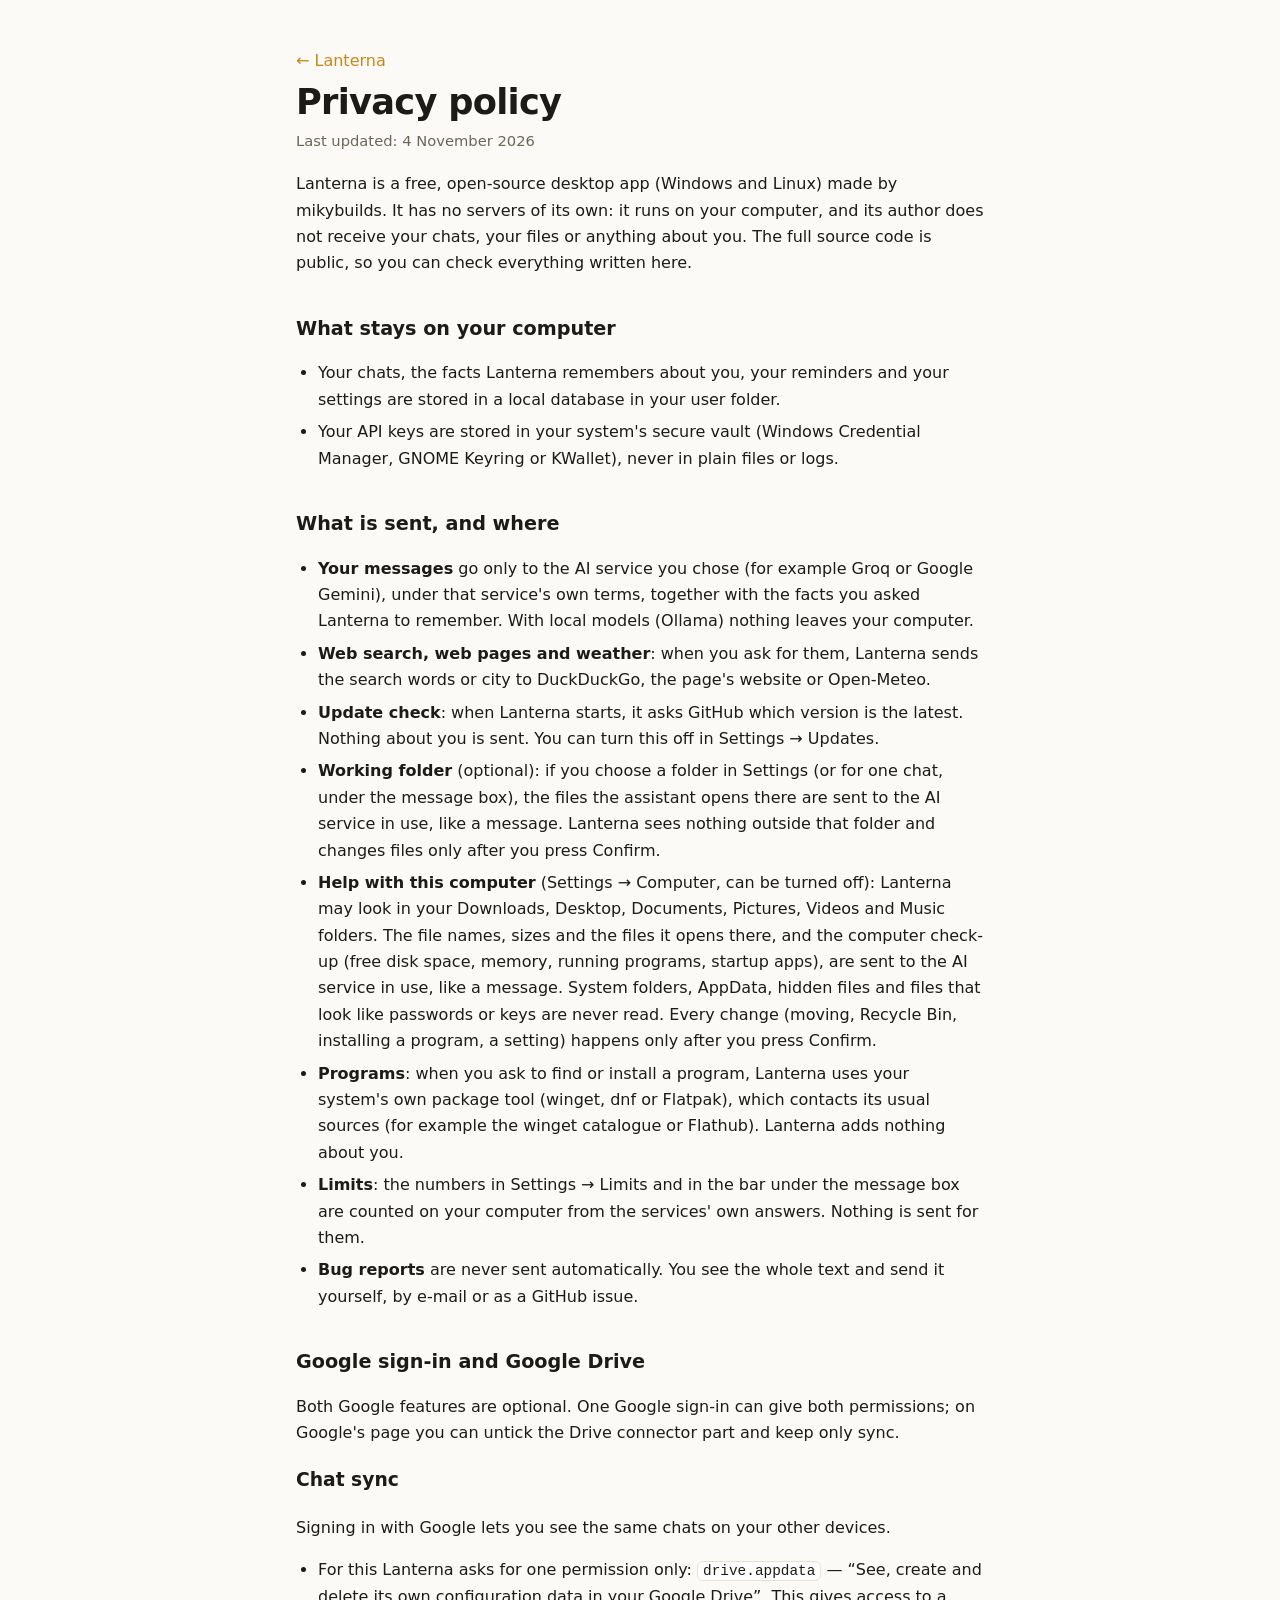
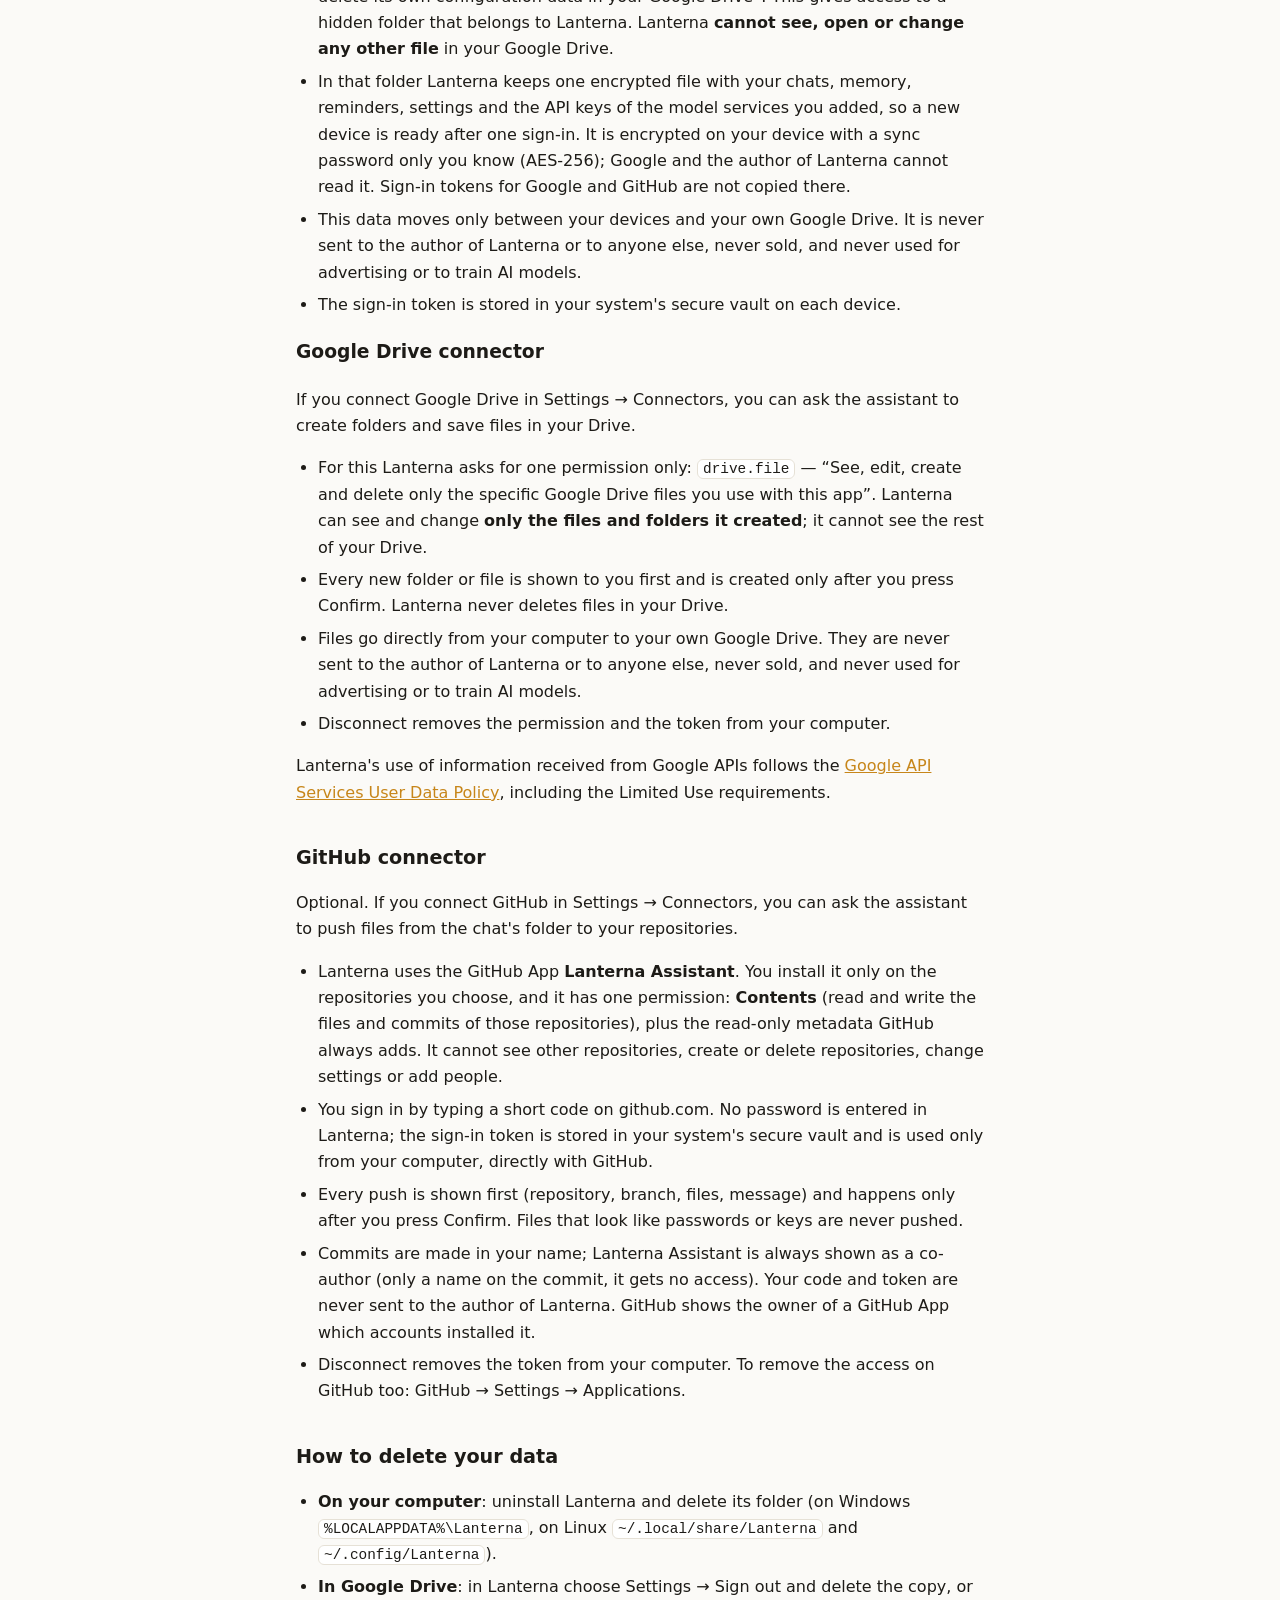
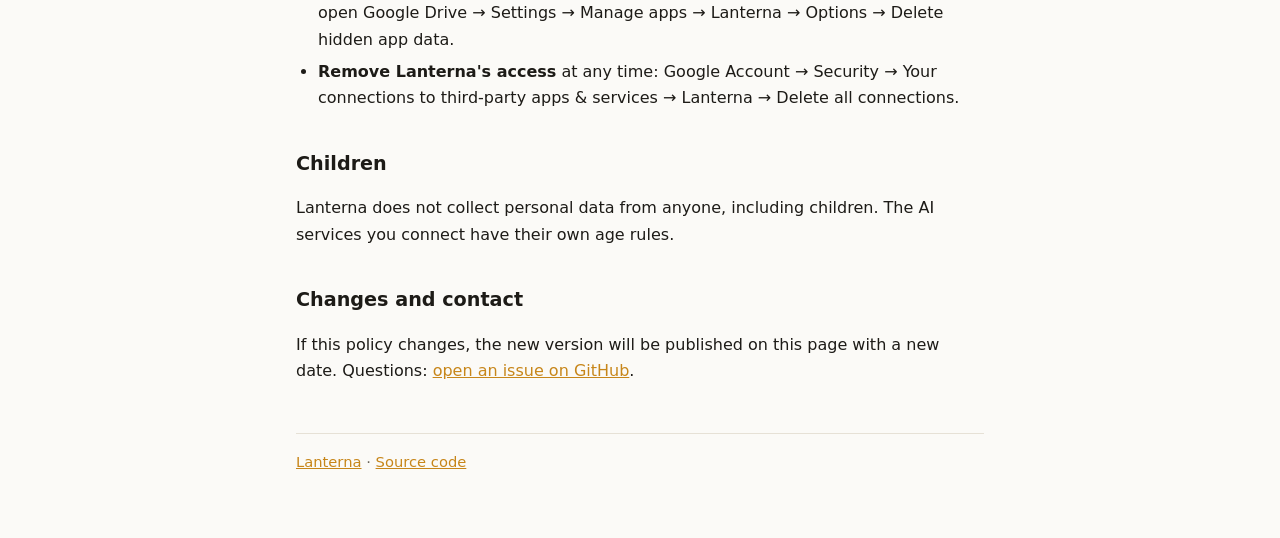
<file: lanterna/privacy.html>
<!doctype html>
<html lang="en">
<head>
<meta charset="utf-8">
<meta name="viewport" content="width=device-width, initial-scale=1">
<title>Lanterna — Privacy policy</title>
<meta name="description" content="How Lanterna handles your data, including Google sign-in and Google Drive.">
<link rel="icon" href="logo.svg" type="image/svg+xml">
<link rel="stylesheet" href="page.css">
</head>
<body>
<main>
  <p class="back"><a href="./">← Lanterna</a></p>
  <h1>Privacy policy</h1>
  <p class="by">Last updated: 4 November 2026</p>

  <p>Lanterna is a free, open-source desktop app (Windows and Linux) made by mikybuilds. It has no servers of its own: it runs on your computer, and its author does not receive your chats, your files or anything about you. The full source code is public, so you can check everything written here.</p>

  <h2>What stays on your computer</h2>
  <ul>
    <li>Your chats, the facts Lanterna remembers about you, your reminders and your settings are stored in a local database in your user folder.</li>
    <li>Your API keys are stored in your system's secure vault (Windows Credential Manager, GNOME Keyring or KWallet), never in plain files or logs.</li>
  </ul>

  <h2>What is sent, and where</h2>
  <ul>
    <li><b>Your messages</b> go only to the AI service you chose (for example Groq or Google Gemini), under that service's own terms, together with the facts you asked Lanterna to remember. With local models (Ollama) nothing leaves your computer.</li>
    <li><b>Web search, web pages and weather</b>: when you ask for them, Lanterna sends the search words or city to DuckDuckGo, the page's website or Open-Meteo.</li>
    <li><b>Update check</b>: when Lanterna starts, it asks GitHub which version is the latest. Nothing about you is sent. You can turn this off in Settings → Updates.</li>
    <li><b>Working folder</b> (optional): if you choose a folder in Settings (or for one chat, under the message box), the files the assistant opens there are sent to the AI service in use, like a message. Lanterna sees nothing outside that folder and changes files only after you press Confirm.</li>
    <li><b>Help with this computer</b> (Settings → Computer, can be turned off): Lanterna may look in your Downloads, Desktop, Documents, Pictures, Videos and Music folders. The file names, sizes and the files it opens there, and the computer check-up (free disk space, memory, running programs, startup apps), are sent to the AI service in use, like a message. System folders, AppData, hidden files and files that look like passwords or keys are never read. Every change (moving, Recycle Bin, installing a program, a setting) happens only after you press Confirm.</li>
    <li><b>Programs</b>: when you ask to find or install a program, Lanterna uses your system's own package tool (winget, dnf or Flatpak), which contacts its usual sources (for example the winget catalogue or Flathub). Lanterna adds nothing about you.</li>
    <li><b>Limits</b>: the numbers in Settings → Limits and in the bar under the message box are counted on your computer from the services' own answers. Nothing is sent for them.</li>
    <li><b>Bug reports</b> are never sent automatically. You see the whole text and send it yourself, by e-mail or as a GitHub issue.</li>
  </ul>

  <h2>Google sign-in and Google Drive</h2>
  <p>Both Google features are optional. One Google sign-in can give both permissions; on Google's page you can untick the Drive connector part and keep only sync.</p>
  <h3>Chat sync</h3>
  <p>Signing in with Google lets you see the same chats on your other devices.</p>
  <ul>
    <li>For this Lanterna asks for one permission only: <code>drive.appdata</code> — “See, create and delete its own configuration data in your Google Drive”. This gives access to a hidden folder that belongs to Lanterna. Lanterna <b>cannot see, open or change any other file</b> in your Google Drive.</li>
    <li>In that folder Lanterna keeps one encrypted file with your chats, memory, reminders, settings and the API keys of the model services you added, so a new device is ready after one sign-in. It is encrypted on your device with a sync password only you know (AES-256); Google and the author of Lanterna cannot read it. Sign-in tokens for Google and GitHub are not copied there.</li>
    <li>This data moves only between your devices and your own Google Drive. It is never sent to the author of Lanterna or to anyone else, never sold, and never used for advertising or to train AI models.</li>
    <li>The sign-in token is stored in your system's secure vault on each device.</li>
  </ul>
  <h3>Google Drive connector</h3>
  <p>If you connect Google Drive in Settings → Connectors, you can ask the assistant to create folders and save files in your Drive.</p>
  <ul>
    <li>For this Lanterna asks for one permission only: <code>drive.file</code> — “See, edit, create and delete only the specific Google Drive files you use with this app”. Lanterna can see and change <b>only the files and folders it created</b>; it cannot see the rest of your Drive.</li>
    <li>Every new folder or file is shown to you first and is created only after you press Confirm. Lanterna never deletes files in your Drive.</li>
    <li>Files go directly from your computer to your own Google Drive. They are never sent to the author of Lanterna or to anyone else, never sold, and never used for advertising or to train AI models.</li>
    <li>Disconnect removes the permission and the token from your computer.</li>
  </ul>
  <p>Lanterna's use of information received from Google APIs follows the <a href="https://developers.google.com/terms/api-services-user-data-policy">Google API Services User Data Policy</a>, including the Limited Use requirements.</p>

  <h2>GitHub connector</h2>
  <p>Optional. If you connect GitHub in Settings → Connectors, you can ask the assistant to push files from the chat's folder to your repositories.</p>
  <ul>
    <li>Lanterna uses the GitHub App <b>Lanterna Assistant</b>. You install it only on the repositories you choose, and it has one permission: <b>Contents</b> (read and write the files and commits of those repositories), plus the read-only metadata GitHub always adds. It cannot see other repositories, create or delete repositories, change settings or add people.</li>
    <li>You sign in by typing a short code on github.com. No password is entered in Lanterna; the sign-in token is stored in your system's secure vault and is used only from your computer, directly with GitHub.</li>
    <li>Every push is shown first (repository, branch, files, message) and happens only after you press Confirm. Files that look like passwords or keys are never pushed.</li>
    <li>Commits are made in your name; Lanterna Assistant is always shown as a co-author (only a name on the commit, it gets no access). Your code and token are never sent to the author of Lanterna. GitHub shows the owner of a GitHub App which accounts installed it.</li>
    <li>Disconnect removes the token from your computer. To remove the access on GitHub too: GitHub → Settings → Applications.</li>
  </ul>

  <h2>How to delete your data</h2>
  <ul>
    <li><b>On your computer</b>: uninstall Lanterna and delete its folder (on Windows <code>%LOCALAPPDATA%\Lanterna</code>, on Linux <code>~/.local/share/Lanterna</code> and <code>~/.config/Lanterna</code>).</li>
    <li><b>In Google Drive</b>: in Lanterna choose Settings → Sign out and delete the copy, or open Google Drive → Settings → Manage apps → Lanterna → Options → Delete hidden app data.</li>
    <li><b>Remove Lanterna's access</b> at any time: Google Account → Security → Your connections to third-party apps &amp; services → Lanterna → Delete all connections.</li>
  </ul>

  <h2>Children</h2>
  <p>Lanterna does not collect personal data from anyone, including children. The AI services you connect have their own age rules.</p>

  <h2>Changes and contact</h2>
  <p>If this policy changes, the new version will be published on this page with a new date. Questions: <a href="https://github.com/mikybuilds/lanterna/issues">open an issue on GitHub</a>.</p>

  <footer><a href="./">Lanterna</a> · <a href="https://github.com/mikybuilds/lanterna">Source code</a></footer>
</main>
</body>
</html>
</file>
<file: tokens.css>
/* Design tokens. The only place with raw colours and sizes. Rules: DESIGN_RULES.md sections 2-5, 8. */
:root {
  /* surfaces */
  --bg: #F3F4F6;
  --bg-2: #ECEEF1;
  --surface: #FFFFFF;
  /* lines */
  --line: #D9DCE2;
  --line-2: #B9BEC8;
  /* text */
  --ink: #14161B;
  --ink-2: #4A505C;
  --ink-3: #646B78;
  /* accent: amber */
  --accent: #F2A93B;
  --accent-ink: #8F5600;
  --on-accent: #14161B;
  /* states */
  --ok: #1F7A4D;
  --err: #B3261E;
  --focus: 0 0 0 2px var(--bg), 0 0 0 4px var(--ink);
  --sel: color-mix(in srgb, var(--accent) 35%, transparent);
  --frame-line: var(--line);

  /* type */
  --font-sans: "Onest", system-ui, -apple-system, "Segoe UI", Roboto, sans-serif;
  --font-mono: "JetBrains Mono", ui-monospace, "Cascadia Code", Consolas, monospace;

  /* spacing (4px base) */
  --s1: 4px; --s2: 8px; --s3: 12px; --s4: 16px; --s5: 24px; --s6: 32px; --s7: 48px; --s8: 64px; --s9: 96px; --s10: 128px;
  --gut: clamp(20px, 5vw, 48px);
  --wrap: 1120px;

  /* radii: only these two (plus 50% for the status dot) */
  --r-1: 4px;
  --r-2: 8px;

  /* motion */
  --t-fast: 120ms;
  --t-base: 200ms;
  --t-slow: 360ms;
  --ease: cubic-bezier(0.2, 0.7, 0.2, 1);

  color-scheme: light;
}

:root[data-theme="dark"] {
  --bg: #111317; --bg-2: #171A1F; --surface: #1B1F25;
  --line: #272B33; --line-2: #3A404B;
  --ink: #E8EAEE; --ink-2: #B2B8C2; --ink-3: #8A919E;
  --accent: #F5B544; --accent-ink: #F5B544; --on-accent: #14161B;
  --ok: #5FD5A0; --err: #FF8A80;
  --frame-line: var(--line-2);
  color-scheme: dark;
}
@media (prefers-color-scheme: dark) {
  :root:not([data-theme="light"]) {
    --bg: #111317; --bg-2: #171A1F; --surface: #1B1F25;
    --line: #272B33; --line-2: #3A404B;
    --ink: #E8EAEE; --ink-2: #B2B8C2; --ink-3: #8A919E;
    --accent: #F5B544; --accent-ink: #F5B544; --on-accent: #14161B;
    --ok: #5FD5A0; --err: #FF8A80;
    --frame-line: var(--line-2);
    color-scheme: dark;
  }
}
</file>
<file: base.css>
/* Reset, type scale, links, focus, selection, page transitions. Uses tokens.css only. */
@view-transition { navigation: auto; }
::view-transition-old(root), ::view-transition-new(root) { animation-duration: var(--t-base); animation-timing-function: var(--ease); }

*, *::before, *::after { box-sizing: border-box; }
html { -webkit-text-size-adjust: 100%; text-size-adjust: 100%; scroll-padding-top: 76px; }
body { margin: 0; background: var(--bg); color: var(--ink); font: 400 17px/1.65 var(--font-sans); -webkit-font-smoothing: antialiased; text-rendering: optimizeLegibility; overflow-x: clip; }
img, svg { max-width: 100%; }
h1, h2, h3, h4, p, dl, dd, ol, ul, figure { margin: 0; }
ol, ul { padding: 0; list-style: none; }
button { font: inherit; color: inherit; background: none; border: 0; padding: 0; cursor: pointer; }
::selection { background: var(--sel); }

a { color: inherit; text-decoration: underline; text-decoration-thickness: 1px; text-underline-offset: 0.22em; text-decoration-color: var(--line-2); transition: text-decoration-color var(--t-fast), text-decoration-thickness var(--t-fast), color var(--t-fast); }
a:hover { color: var(--accent-ink); text-decoration-thickness: 2px; text-decoration-color: currentColor; }
:focus-visible { outline: none; box-shadow: var(--focus); border-radius: var(--r-1); }
.skip { position: absolute; left: -999px; top: var(--s2); z-index: 60; background: var(--ink); color: var(--bg); padding: var(--s2) var(--s4); border-radius: var(--r-1); }
.skip:focus { left: var(--s3); }

/* type scale (the only sizes) */
.display { font: 600 clamp(40px, 5.4vw, 72px)/1.02 var(--font-sans); letter-spacing: -0.035em; text-wrap: balance; }
.h2 { font: 600 clamp(28px, 3.2vw, 40px)/1.1 var(--font-sans); letter-spacing: -0.025em; text-wrap: balance; }
.h3 { font: 600 22px/1.25 var(--font-sans); letter-spacing: -0.015em; }
.lead { font: 400 clamp(19px, 1.7vw, 22px)/1.5 var(--font-sans); letter-spacing: -0.005em; color: var(--ink-2); max-width: 40ch; text-wrap: pretty; }
.lead.wide { max-width: 56ch; }
.body { max-width: 64ch; text-wrap: pretty; }
.body + .body { margin-top: var(--s4); }
.small { font-size: 14px; line-height: 1.5; }
.label { font: 500 12.5px/1.4 var(--font-mono); letter-spacing: 0.04em; text-transform: uppercase; color: var(--ink-3); }
.meta { font: 400 13px/1.4 var(--font-mono); color: var(--ink-3); }
.dim { color: var(--ink-2); }
.num { font-variant-numeric: tabular-nums; }

@media (prefers-reduced-motion: no-preference) { html { scroll-behavior: smooth; } }
@media (prefers-reduced-motion: reduce) {
  *, *::before, *::after { animation-duration: 0.01ms !important; animation-iteration-count: 1 !important; transition-duration: 0.01ms !important; scroll-behavior: auto !important; }
  ::view-transition-group(*), ::view-transition-old(*), ::view-transition-new(*) { animation: none !important; }
}
</file>
<file: components.css>
/* Components. Radii 4/8 only, no shadows, no gradients, no blur. Rules: DESIGN_RULES.md section 6. */

/* ---------- layout ---------- */
.wrap { max-width: calc(var(--wrap) + 2 * var(--gut)); margin-inline: auto; padding-inline: var(--gut); }
.grid { display: grid; grid-template-columns: repeat(12, minmax(0, 1fr)); column-gap: 24px; }
.sec { padding-top: var(--s9); }
.sec:last-of-type { padding-bottom: var(--s9); }
.sec-head { display: grid; gap: var(--s3); margin-bottom: var(--s7); justify-items: start; }
.sec-head .lead { margin-top: var(--s2); }
.sec-head.tight { margin-bottom: var(--s6); }

/* ---------- site header (one component on every page) ---------- */
.site-head { position: sticky; top: 0; z-index: 30; background: var(--bg); border-bottom: 1px solid var(--line); }
.site-head .wrap { display: flex; align-items: center; gap: var(--s6); height: 60px; }
.brand { display: inline-flex; align-items: center; min-height: 44px; font: 600 22px/1 var(--font-sans); letter-spacing: -0.02em; text-decoration: none; color: var(--ink); }
.brand::after { content: "."; color: var(--accent); }
.brand:hover { color: var(--ink); text-decoration: none; }
.site-nav { display: flex; gap: var(--s1); margin-left: auto; }
.site-nav a { position: relative; display: flex; align-items: center; height: 60px; padding: 0 var(--s3); font: 500 14px/1 var(--font-sans); color: var(--ink-2); text-decoration: none; transition: color var(--t-fast); border-radius: 0; }
.site-nav a::after { content: ""; position: absolute; left: 0; right: 0; bottom: 0; height: 2px; background: transparent; transition: background-color var(--t-fast); }
.site-nav a:hover, .site-nav a[aria-current] { color: var(--ink); }
.site-nav a[aria-current]::after { background: var(--accent); }
.tools { display: flex; align-items: center; }
.lang { display: flex; align-items: center; font: 500 12.5px/1 var(--font-mono); letter-spacing: 0.04em; color: var(--ink-3); }
.lang button { min-height: 44px; min-width: 44px; padding: 0 var(--s2); color: var(--ink-3); text-transform: uppercase; text-underline-offset: 0.45em; }
.lang button:hover { color: var(--ink); }
.lang button[aria-pressed="true"] { color: var(--ink); text-decoration: underline; text-decoration-thickness: 2px; text-decoration-color: var(--accent); }
.theme-btn { display: inline-flex; align-items: center; justify-content: center; gap: var(--s2); min-height: 44px; min-width: 44px; padding: 0 var(--s2); font: 500 12.5px/1 var(--font-mono); letter-spacing: 0.04em; text-transform: uppercase; color: var(--ink-3); }
.theme-btn:hover { color: var(--ink); }
.theme-btn svg { width: 18px; height: 18px; fill: none; stroke: currentColor; stroke-width: 1.6; }
.theme-btn svg .half { fill: currentColor; stroke: none; }
.theme-btn .t-label { display: none; }

/* ---------- buttons and links ---------- */
.btn { display: inline-flex; align-items: center; gap: var(--s3); min-height: 44px; padding: 0 20px; border-radius: var(--r-1); background: var(--ink); color: var(--bg); font: 500 17px/1 var(--font-sans); text-decoration: none; transition: opacity var(--t-fast); }
.btn:hover { color: var(--bg); opacity: 0.88; text-decoration: none; }
.btn .arr, .more .arr { display: inline-block; transition: transform var(--t-fast) var(--ease); }
.btn:hover .arr, .more:hover .arr { transform: translateX(4px); }
.more { display: inline-flex; align-items: center; gap: var(--s2); min-height: 44px; font-weight: 500; }
.actions { display: flex; flex-wrap: wrap; align-items: center; gap: var(--s2) var(--s6); }

/* ---------- index table (projects, related projects) ---------- */
.index-row { display: grid; grid-template-columns: 48px minmax(0, 1.05fr) minmax(0, 2fr) minmax(0, 1.1fr) 120px; column-gap: var(--s5); align-items: baseline; }
.index { margin-top: var(--s4); }
.index-row { position: relative; padding: var(--s5) 0; border-top: 1px solid var(--line); color: inherit; text-decoration: none; }
.index-row:last-child { border-bottom: 1px solid var(--line); }
.index-row:hover { color: inherit; text-decoration: none; }
/* the hover background sits under the whole row (its own stacking context), so no text can end up behind it */
.index-row, .contact-row { isolation: isolate; }
.index-row::before, .contact-row::before { content: ""; position: absolute; z-index: -1; inset: -1px calc(-1 * var(--s4)) 0; background: var(--bg-2); opacity: 0; transition: opacity var(--t-fast); }
.index-row:hover::before, .index-row:focus-visible::before, .contact-row:hover::before, .contact-row:focus-visible::before { opacity: 1; }
.row-title { view-transition-class: none; }
.row-desc { color: var(--ink-2); }
.row-meta { display: contents; }
.row-s { display: flex; align-items: baseline; justify-content: space-between; gap: var(--s3); }
.row-s .arr, .contact-row .arr { display: inline-block; color: var(--ink-3); transition: transform var(--t-fast) var(--ease), color var(--t-fast); }
.index-row:hover .arr, .contact-row:hover .arr { transform: translateX(4px); color: var(--ink); }
.dot { display: inline-block; width: 8px; height: 8px; border-radius: 50%; background: var(--accent); margin-right: var(--s2); vertical-align: 1px; }

/* ruled rows: services, features, process notes */
.rows { border-bottom: 1px solid var(--line); }
.row { display: grid; grid-template-columns: 48px minmax(0, 1fr) minmax(0, 1.6fr); column-gap: var(--s5); align-items: baseline; padding: var(--s5) 0; border-top: 1px solid var(--line); }
.row .row-text { color: var(--ink-2); }
.row.noindex { grid-template-columns: minmax(0, 1fr) minmax(0, 1.6fr); }

/* facts: label / value, one hairline per row */
.facts { border-bottom: 1px solid var(--line); }
.facts > div { display: grid; grid-template-columns: minmax(0, 9em) minmax(0, 1fr); gap: var(--s4); padding: var(--s3) 0; border-top: 1px solid var(--line); }
.facts dt { padding-top: 3px; }
.facts dd { margin: 0; }
.facts dd .num { font-weight: 500; }

/* numbered steps */
.steps { display: grid; grid-template-columns: repeat(3, minmax(0, 1fr)); gap: var(--s5); counter-reset: st; }
.steps.four { grid-template-columns: repeat(4, minmax(0, 1fr)); }
.steps li { counter-increment: st; border-top: 1px solid var(--ink); padding-top: var(--s4); }
.steps li::before { content: "0" counter(st); display: block; margin-bottom: var(--s3); font: 500 12.5px/1 var(--font-mono); letter-spacing: 0.04em; color: var(--ink-3); }
.steps b { display: block; margin-bottom: var(--s2); font: 600 22px/1.25 var(--font-sans); letter-spacing: -0.015em; }
.steps span { display: block; color: var(--ink-2); font-size: 14px; line-height: 1.5; }

/* ---------- figures: flat, hairline frame, numbered caption ---------- */
.figure { display: block; }
.frame { border: 1px solid var(--frame-line); border-radius: var(--r-2); overflow: hidden; background: var(--surface); }
.frame > img { display: block; width: 100%; height: auto; }
.figure figcaption { margin-top: var(--s3); }

/* a real app screen shown flat (390 x 844 design px, scaled) */
.shot { --k: 0.62; position: relative; flex: none; width: calc(390px * var(--k)); height: calc(844px * var(--k)); border: 1px solid var(--frame-line); border-radius: var(--r-2); overflow: hidden; background: var(--surface); }
.shot .screen { position: absolute; left: 0; top: 0; width: 390px; height: 844px; transform: scale(var(--k)); transform-origin: 0 0; overflow: hidden; }
.screen { --display: var(--font-sans); --body: var(--font-sans); font-family: var(--font-sans); -webkit-text-size-adjust: none; text-size-adjust: none; }
.strip { display: flex; gap: var(--s5); overflow-x: auto; padding-bottom: var(--s4); scroll-snap-type: x proximity; scrollbar-width: thin; scrollbar-color: var(--line-2) transparent; }
.strip figure { flex: none; scroll-snap-align: start; }
.strip figcaption { max-width: calc(390px * var(--k, 0.62)); }
.strip figcaption b { display: block; margin-bottom: var(--s1); color: var(--ink); font: 600 14px/1.3 var(--font-sans); }

/* screenshot viewer */
.tabs { display: flex; flex-wrap: wrap; gap: var(--s5); margin-bottom: var(--s4); border-bottom: 1px solid var(--line); }
.tabs button { margin-bottom: -1px; min-height: 44px; min-width: 44px; padding: 2px 0 0; font: 500 12.5px/1 var(--font-mono); letter-spacing: 0.04em; text-transform: uppercase; color: var(--ink-3); border-bottom: 2px solid transparent; transition: color var(--t-fast), border-color var(--t-fast); border-radius: 0; }
.tabs button:hover { color: var(--ink); }
.tabs button[aria-selected="true"] { color: var(--ink); border-bottom-color: var(--accent); }
.stack { position: relative; aspect-ratio: 1120 / 760; background: var(--surface); }
.stack .pane { position: absolute; inset: 0; opacity: 0; transition: opacity var(--t-base) var(--ease); }
.stack .pane.on { opacity: 1; }
.stack img { position: absolute; inset: 0; width: 100%; height: 100%; object-fit: contain; }
/* the app's own screenshots follow the site theme: light shots on the light page, dark on the dark one */
.t-dark { display: none; }
:root[data-theme="dark"] .t-dark { display: block; }
:root[data-theme="dark"] .t-light { display: none; }
@media (prefers-color-scheme: dark) {
  :root:not([data-theme="light"]) .t-dark { display: block; }
  :root:not([data-theme="light"]) .t-light { display: none; }
}
.v-cap[hidden] { display: none; }

/* release log: version, date, title */
.rel { border-bottom: 1px solid var(--line); }
.rel-row { display: grid; grid-template-columns: 88px 112px minmax(0, 1fr); column-gap: var(--s5); align-items: baseline; padding: var(--s3) 0; border-top: 1px solid var(--line); }
.rel-row .meta:first-child { color: var(--ink); }

/* command blocks */
.code { position: relative; min-height: 48px; border: 1px solid var(--line); border-radius: var(--r-1); background: var(--surface); }
.code + .code { margin-top: var(--s3); }
.code code { display: block; padding: 11px 96px 11px var(--s4); font: 400 13px/1.6 var(--font-mono); white-space: pre-wrap; word-break: break-all; color: var(--ink); }
.code button { position: absolute; top: 1px; right: 1px; min-height: 44px; padding: 0 var(--s3); font: 500 12.5px/1 var(--font-mono); letter-spacing: 0.04em; text-transform: uppercase; color: var(--ink-3); }
.code button:hover { color: var(--ink); }
.code button .c-b { display: none; }
.code button.ok { color: var(--ok); }
.code button.ok .c-a { display: none; }
.code button.ok .c-b { display: inline; }

/* form: labels always visible, 44 px fields */
.form { display: grid; gap: var(--s4); max-width: 640px; margin-top: var(--s8); }
.form .h3 { margin-bottom: var(--s2); }
.field { display: grid; gap: var(--s2); }
.field input, .field textarea { width: 100%; min-height: 44px; padding: 10px var(--s3); border: 1px solid var(--line-2); border-radius: var(--r-1); background: var(--surface); color: var(--ink); font: 400 17px/1.5 var(--font-sans); }
.field textarea { resize: vertical; min-height: 140px; }
.field input:focus-visible, .field textarea:focus-visible { box-shadow: var(--focus); }
.field.bad input, .field.bad textarea { border-color: var(--err); }
.field-err { color: var(--err); }
.form .hp { position: absolute; left: -9999px; width: 1px; height: 1px; opacity: 0; }
.form-note.ok { color: var(--ok); }
.form-note.err { color: var(--err); }
.btn[disabled] { opacity: 0.45; cursor: not-allowed; }

/* contact rows */
.contact-list { border-bottom: 1px solid var(--line); }
.contact-row { position: relative; display: grid; grid-template-columns: minmax(0, 1fr) auto 24px; column-gap: var(--s5); align-items: baseline; padding: var(--s5) 0; border-top: 1px solid var(--line); color: inherit; text-decoration: none; }
.contact-row:hover { color: inherit; text-decoration: none; }

/* project index with a fixed plate: the table on the left, one specimen plate on the right (wide screens) */
.index-layout { display: block; margin-top: var(--s4); }
.index-layout .index { margin-top: 0; }
.stage { display: none; }
.plate { margin: 0; }
.plate-frame { container-type: size; position: relative; aspect-ratio: 4 / 5; display: grid; place-items: center; border: 1px solid var(--frame-line); border-radius: var(--r-2); background: var(--bg-2); overflow: hidden; }
.plate-frame img { grid-area: 1 / 1; display: block; border: 1px solid var(--frame-line); border-radius: var(--r-1); background: var(--surface); clip-path: inset(100% 0 0 0); }
.plate-frame img.portrait { height: calc(100cqh - 56px); width: auto; }
.plate-frame img.landscape { width: calc(100cqw - 56px); height: auto; }
.plate-frame img.cur, .plate-frame img.leaving { clip-path: inset(0); }
.plate-frame img.cur { z-index: 2; }
.plate-frame img.leaving { z-index: 1; }
.plate figcaption { display: flex; justify-content: space-between; gap: var(--s4); margin-top: var(--s3); }
.index-row.active::after { content: ""; position: absolute; left: calc(-1 * var(--s4)); top: -1px; bottom: 0; width: 2px; background: var(--accent); }

/* footer */
.site-foot { border-top: 1px solid var(--line); padding: var(--s5) 0; }
.site-foot a { display: inline-flex; align-items: center; min-height: 44px; }
.site-foot .wrap { display: flex; flex-wrap: wrap; justify-content: space-between; gap: var(--s3) var(--s5); }
.site-foot p { max-width: 64ch; }   /* the colophon wraps in its own measure, so "back to top" keeps its place on the right */

/* ---------- motion ---------- */
.js [data-r] { opacity: 0; transform: translateY(8px); transition: opacity var(--t-slow) var(--ease) var(--d, 0ms), transform var(--t-slow) var(--ease) var(--d, 0ms); }
.js [data-r].in { opacity: 1; transform: none; }
.js .display:not(.ready) { visibility: hidden; animation: failshow 0s 2s forwards; }
@keyframes failshow { to { visibility: visible; } }
.wm { display: inline-block; overflow: hidden; vertical-align: top; padding-bottom: 0.14em; margin-bottom: -0.14em; }
.w { display: inline-block; transform: translateY(110%); animation: wordup var(--t-slow) var(--ease) forwards; animation-delay: calc(var(--i) * 25ms); }
@keyframes wordup { to { transform: none; } }

/* ---------- responsive ---------- */
@media (min-width: 760px) {
  .theme-btn .t-label { display: inline; }
}
@media (min-width: 1100px) {
  .index-layout { display: grid; grid-template-columns: repeat(12, minmax(0, 1fr)); column-gap: 24px; align-items: start; }
  .index-layout .index { grid-column: 1 / 9; }
  .stage { display: block; grid-column: 9 / 13; position: sticky; top: 92px; }
  .index-layout .index-row { grid-template-columns: 40px minmax(0, 0.85fr) minmax(0, 1.7fr); grid-template-areas: "n t d" "n t m"; row-gap: var(--s2); }
  .index-layout .row-no { grid-area: n; } .index-layout .row-title { grid-area: t; } .index-layout .row-desc { grid-area: d; }
  .index-layout .row-meta { grid-area: m; display: flex; flex-wrap: wrap; align-items: baseline; gap: var(--s2) var(--s4); }
  .index-layout .row-k { display: block; }
  .index-layout .row-s { justify-content: flex-start; gap: var(--s4); }
}
@media (max-width: 1099px) {
  .index-row { grid-template-columns: 48px minmax(0, 1fr) minmax(0, 2fr); grid-template-areas: "n t d" "n t s"; row-gap: var(--s2); }
  .index-row .row-no { grid-area: n; } .row-title { grid-area: t; } .row-desc { grid-area: d; } .row-k { display: none; } .row-s { grid-area: s; justify-content: flex-start; gap: var(--s5); }
  .steps.four { grid-template-columns: repeat(2, minmax(0, 1fr)); }
}
@media (max-width: 759px) {
  .sec { padding-top: var(--s8); }
  .sec:last-of-type { padding-bottom: var(--s8); }
  .sec-head { margin-bottom: var(--s6); }
  .site-head .wrap { gap: var(--s3); }
  .brand { font-size: 17px; }
  .site-nav { gap: 0; }
  .site-nav a { padding: 0 var(--s2); }
  .site-nav .hide-m { display: none; }
  .lang button { min-width: 32px; padding: 0 var(--s1); }
  .theme-btn { min-width: 40px; padding: 0 var(--s1); }
  .index-row { grid-template-columns: 32px minmax(0, 1fr); grid-template-areas: "n t" ". d" ". m"; padding: var(--s4) 0; }
  .row-meta { grid-area: m; display: flex; flex-wrap: wrap; gap: var(--s2) var(--s4); }
  .row-k { display: block; }
  .row-s { justify-content: flex-start; }
  .row-s .arr { display: none; }
  .row { grid-template-columns: 32px minmax(0, 1fr); padding: var(--s4) 0; row-gap: var(--s2); }
  .row .row-text { grid-column: 2; }
  .row.noindex { grid-template-columns: minmax(0, 1fr); }
  .row.noindex .row-text { grid-column: 1; }
  .steps, .steps.four { grid-template-columns: 1fr; }
  .facts > div { grid-template-columns: 1fr; gap: var(--s1); }
  .contact-row { grid-template-columns: minmax(0, 1fr) 24px; row-gap: var(--s1); padding: var(--s4) 0; }
  .contact-row .meta { grid-column: 1; grid-row: 2; }
  .contact-row .arr { grid-column: 2; grid-row: 1; }
  .tabs { gap: var(--s4); }
  .rel-row { grid-template-columns: auto minmax(0, 1fr); row-gap: var(--s1); }
  .rel-row .rel-t { grid-column: 1 / -1; }
  .code code { padding-right: var(--s4); padding-bottom: 52px; }
  .code button { top: auto; bottom: 1px; }
}
@media (max-width: 479px) {
  .site-nav .hide-s { display: none; }
  /* four tab names don't fit one row in Italian: two columns, each tab on its own hairline, instead of one orphaned tab */
  .tabs { display: grid; grid-template-columns: repeat(2, minmax(0, 1fr)); gap: 0 var(--s4); border-bottom: 0; }
  .tabs button { margin-bottom: 0; padding: 2px 0 1px; text-align: left; border-bottom: 1px solid var(--line); }
  .tabs button[aria-selected="true"] { padding-bottom: 0; border-bottom-width: 2px; }
}
@media (max-width: 379px) {
  .site-head .wrap { gap: var(--s2); }
  .site-nav a { padding: 0 6px; }
}
@media (hover: none) {
  .index-row:hover::before, .contact-row:hover::before { opacity: 0; }
}
@media (prefers-reduced-motion: reduce) {
  .js [data-r] { opacity: 1; transform: none; }
  .w { transform: none; animation: none; }
  .js .display:not(.ready) { visibility: visible; }
}
</file>
<file: pages.css>
/* Page-level composition: intro, split blocks, project page heads, sample figures. Components live in components.css. */

/* home intro */
.intro { padding-top: var(--s7); padding-bottom: var(--s7); }
.intro .display { margin-top: var(--s3); max-width: 14em; }
.intro .lead { margin-top: var(--s5); }
.intro .actions { margin-top: var(--s6); }
.sec.first { padding-top: 0; }

/* split block: text 1-7, facts / figure 9-12 */
.split { display: grid; grid-template-columns: repeat(12, minmax(0, 1fr)); column-gap: 24px; row-gap: var(--s7); align-items: start; }
.split-main { grid-column: 1 / 8; min-width: 0; }
.split-aside { grid-column: 9 / 13; min-width: 0; }
.split-wide { grid-column: 1 / 13; min-width: 0; }
.split-main > * + * { margin-top: var(--s5); }
.split-main > .label + .h2 { margin-top: var(--s3); }
.split-main > .h2 + .lead { margin-top: var(--s4); }
.split-main > .actions { margin-top: var(--s6); }

/* project page head */
.pagehead { padding-top: var(--s7); padding-bottom: var(--s8); }
.crumb { display: inline-flex; align-items: center; gap: var(--s2); min-height: 44px; margin-left: calc(-1 * var(--s1)); padding-inline: var(--s1); text-decoration: none; }
.crumb:hover { color: var(--ink); text-decoration: underline; text-decoration-color: var(--accent); text-decoration-thickness: 2px; }
.pagehead .display { margin-top: var(--s3); }
.pagehead .lead { margin-top: var(--s5); }
.pagehead .actions { margin-top: var(--s6); }
.pagehead .split { row-gap: var(--s6); }

/* sample website figure (what the bot builds). Colours here belong to the sample, not to the site. */
.sample { border: 1px solid var(--frame-line); border-radius: var(--r-2); overflow: hidden; background: #fff; color: #14161B; }
.sample-bar { padding: 9px 14px; background: #ECEEF1; border-bottom: 1px solid #D9DCE2; font: 400 12px/1.4 var(--font-mono); color: #646B78; }
.sample-hero { padding: 36px 32px; background: #12372D; color: #F3F4F6; }
.sample-hero b { display: block; margin-bottom: 8px; font: 600 30px/1.1 var(--font-sans); letter-spacing: -0.02em; }
.sample-hero span { display: block; margin-bottom: 18px; font-size: 15px; opacity: 0.86; }
.sample-hero em { display: inline-block; padding: 9px 16px; border-radius: var(--r-1); background: #F3F4F6; color: #12372D; font: 500 14px/1 var(--font-sans); font-style: normal; }
.sample-row { display: grid; grid-template-columns: repeat(3, 1fr); gap: 12px; padding: 20px 32px 32px; }
.sample-row i { display: block; height: 76px; border-radius: var(--r-1); background: #ECEEF1; }
.kit { padding: 20px; border: 1px solid var(--frame-line); border-radius: var(--r-1); background: #fff; color: #14161B; }
.kit b { display: block; font: 600 16px/1.2 var(--font-sans); }
.kit small { display: block; margin: 4px 0 14px; font: 400 12px/1.4 var(--font-mono); color: #646B78; }
.kit .qr { display: block; width: 120px; height: 120px; }
.sites-figs { display: grid; grid-template-columns: repeat(12, minmax(0, 1fr)); column-gap: 24px; row-gap: var(--s6); align-items: start; }
.sites-figs .f-sample { grid-column: 1 / 9; }
.sites-figs .f-kit { grid-column: 10 / 13; }

/* spacing helpers that carry a meaning */
.subhead { margin-top: var(--s9); margin-bottom: var(--s5); }
.actions.after { margin-top: var(--s7); }
.actions.after-s { margin-top: var(--s5); }
.mt-m { margin-top: var(--s6); }
.rows.tight .row { grid-template-columns: 48px minmax(0, 1fr); row-gap: var(--s2); }
.rows.tight .row .row-text { grid-column: 2; }
.row-text ol { padding-left: 1.2em; list-style: decimal; display: grid; gap: var(--s2); }
.code-wrap { margin: var(--s4) 0; }

/* narrower screens */
@media (max-width: 1099px) {
  .split-main { grid-column: 1 / 13; }
  .split-aside { grid-column: 1 / 13; }
  .sites-figs .f-sample { grid-column: 1 / 13; }
  .sites-figs .f-kit { grid-column: 1 / 7; }
}
@media (max-width: 759px) {
  .intro { padding-top: var(--s7); padding-bottom: var(--s7); }
  .pagehead { padding-top: var(--s5); padding-bottom: var(--s7); }
  .split, .sites-figs { row-gap: var(--s5); }
  .sites-figs .f-kit { grid-column: 1 / 13; }
  .sample-hero { padding: 24px 20px; }
  .sample-row { padding: 16px 20px 20px; }
}

/* CV page */
.cv-row .row-text > p + p { margin-top: var(--s2); }
.cv-row .h3 a { text-decoration: none; }
.cv-row .h3 a:hover { text-decoration: underline; text-decoration-thickness: 2px; }
.cv-edu.row.noindex { grid-template-columns: minmax(0, 1fr); row-gap: var(--s2); }
.cv-edu .row-text { grid-column: 1; }
/* 44px hit area on inline links without changing the line box */
.cv-head .facts dd a { display: inline-block; padding-block: 12px; margin-block: -12px; }
.cv-row .h3 a { display: inline-block; padding-block: 9px; margin-block: -9px; }

/* printing (the CV is made to be saved as a one-page PDF) */
@media print {
  @page { size: A4; margin: 14mm 15mm; }
  :root, :root[data-theme="dark"], :root:not([data-theme="light"]) { --bg: #FFFFFF; --bg-2: #FFFFFF; --surface: #FFFFFF; --line: #C9CDD4; --line-2: #9AA0AB; --ink: #14161B; --ink-2: #33373F; --ink-3: #555B66; --accent: #F2A93B; --accent-ink: #14161B; color-scheme: light; }
  body { font-size: 10pt; line-height: 1.45; }
  .site-head, .site-foot, .skip, .actions, #contact, #more, .preview, .stage { display: none !important; }
  .js [data-r] { opacity: 1 !important; transform: none !important; }
  .w { transform: none !important; animation: none !important; }
  .js .display:not(.ready) { visibility: visible !important; }
  a { color: inherit; text-decoration: none; }
  .wrap { max-width: none; padding-inline: 0; }
  .pagehead { padding: 0 0 12pt; }
  .display { font-size: 26pt; letter-spacing: -0.02em; }
  .lead { font-size: 11.5pt; max-width: none; margin-top: 6pt; }
  .h2 { font-size: 13pt; }
  .h3 { font-size: 11pt; }
  .label { font-size: 7.5pt; }
  .meta { font-size: 8pt; }
  .sec { padding-top: 14pt; }
  .sec:last-of-type { padding-bottom: 0; }
  .sec-head { margin-bottom: 6pt; }
  .split { display: grid; grid-template-columns: minmax(0, 1.55fr) minmax(0, 1fr); column-gap: 18pt; row-gap: 8pt; }
  .split-main, .split-aside { grid-column: auto; }
  .row, .row.noindex { padding: 7pt 0; column-gap: 12pt; break-inside: avoid; }
  .row { grid-template-columns: 22pt minmax(0, 0.8fr) minmax(0, 2fr); }
  .row.noindex { grid-template-columns: minmax(0, 1fr); row-gap: 2pt; }
  .row .row-text, .row.noindex .row-text { grid-column: auto; }
  .cv-row .row-text > p + p { margin-top: 2pt; }
  .contact-row, .index-row { break-inside: avoid; }
  .facts > div { padding: 5pt 0; grid-template-columns: minmax(0, 7em) minmax(0, 1fr); gap: 8pt; }
  .mt-m { margin-top: 6pt; }
}
.split + .steps-label { margin: var(--s7) 0 var(--s4); }
</file>
<file: lanterna/page.css>
:root {
  --bg: #fbfaf7; --text: #1d1b17; --muted: #6b665c; --line: #e6e1d6; --amber: #c7861a; --amber-ink: #1d1406; --card: #ffffff;
  color-scheme: light dark;
}
@media (prefers-color-scheme: dark) {
  :root { --bg: #0b0d12; --text: #ece8df; --muted: #a29c90; --line: #262a33; --amber: #f2b049; --amber-ink: #1d1406; --card: #12151c; }
}
* { box-sizing: border-box; }
body { margin: 0; background: var(--bg); color: var(--text); font: 16px/1.65 system-ui, -apple-system, "Segoe UI", Roboto, sans-serif; }
main { max-width: 720px; margin: 0 auto; padding: 48px 16px 64px; }
h1 { font-size: 2.2rem; line-height: 1.15; margin: 8px 0 6px; letter-spacing: -0.02em; }
h2 { font-size: 1.2rem; margin: 36px 0 8px; }
a { color: var(--amber); }
code { font: 0.9em ui-monospace, Consolas, monospace; background: var(--card); border: 1px solid var(--line); border-radius: 6px; padding: 1px 5px; overflow-wrap: anywhere; }
ul { padding-left: 22px; }
li { margin: 6px 0; }
.top { text-align: center; padding: 24px 0 8px; }
.top img { display: block; margin: 0 auto; }
.lead { font-size: 1.15rem; max-width: 560px; margin: 8px auto; }
.by { color: var(--muted); font-size: 0.92rem; margin: 4px 0 18px; }
.actions { display: flex; gap: 10px; justify-content: center; flex-wrap: wrap; }
.btn { display: inline-block; padding: 11px 18px; border-radius: 12px; border: 1px solid var(--line); background: var(--card); color: var(--text); text-decoration: none; font-weight: 600; }
.btn.primary { background: var(--amber); border-color: var(--amber); color: var(--amber-ink); }
.back { margin: 0 0 8px; }
.back a { text-decoration: none; }
footer { margin-top: 48px; padding-top: 16px; border-top: 1px solid var(--line); color: var(--muted); font-size: 0.92rem; }
</file>
<file: app.css>
/* The MikyCore app screens, built from ios_app/mockup (390 × 844 design px). Tokens = ios_app/Sources/Design/Theme.swift. */
/* ---------- app UI (the same tokens as ios_app/Design/Theme.swift) ---------- */
.app { background: #0b0d12; color: #eceff4; font: 400 16px/1.4 var(--body); display: flex; flex-direction: column; text-align: left; }
.app a { color: inherit; text-decoration: none; }
.app b { font-weight: 600; }
.a-hd { padding: 54px 16px 8px; display: flex; flex-direction: column; gap: 14px; }
.a-row { display: flex; justify-content: space-between; align-items: center; gap: 10px; }
.a-sq { width: 44px; height: 44px; border-radius: 14px; display: grid; place-items: center; background: #141821; border: 1px solid #262c38; flex: none; }
.a-btn { height: 44px; padding: 0 14px; border-radius: 14px; display: flex; align-items: center; gap: 8px; background: #141821; border: 1px solid #262c38; font-size: 14px; }
.a-btn.pri { background: #2b59ff; border-color: #2b59ff; color: #fff; font-weight: 600; }
.a-btn-s { padding: 0 12px; font-size: 13px; } .a-btn-s span { color: #8c95a6; }
.a-h1 { font: 800 34px/1.1 var(--display); letter-spacing: -0.02em; margin: 0; }
.a-sub { margin: 2px 0 0; color: #8c95a6; font-size: 15px; }
.a-meta { font-size: 12px; color: #8c95a6; }
.a-main { flex: 1; overflow: hidden; padding: 10px 16px 0; display: flex; flex-direction: column; gap: 14px; min-height: 0; }
.a-card { border-radius: 20px; background: #141821; border: 1px solid #262c38; }
.tab { font-variant-numeric: tabular-nums; }
.a-sec-h { display: flex; justify-content: space-between; align-items: baseline; padding: 0 4px; margin-bottom: 8px; }
.a-sec-h h2 { font: 700 19px/1.2 var(--display); } .a-sec-h span { font-size: 13px; color: #8c95a6; }

/* chat */
.a-chat-hd { flex-direction: row; justify-content: space-between; align-items: center; padding-bottom: 10px; }
.a-title { display: flex; flex-direction: column; align-items: center; gap: 2px; }
.a-title b { font: 700 18px/1.2 var(--display); letter-spacing: -0.01em; } .a-title i { font-style: normal; color: #2b59ff; }
.a-status { display: flex; align-items: center; gap: 6px; font-size: 12px; color: #8c95a6; }
.a-status u { width: 7px; height: 7px; border-radius: 50%; background: #3fb984; text-decoration: none; }
.a-status em { font-style: normal; transition: color 0.3s; }
.a-chat { padding-top: 6px; gap: 18px; padding-bottom: 8px; }
.a-day { align-self: center; font-size: 12px; color: #8c95a6; padding: 4px 10px; border-radius: 999px; background: #141821; }
.msgs { list-style: none; margin: 0; padding: 0; display: flex; flex-direction: column; gap: 18px; }
.msgs .me { align-self: flex-end; max-width: 78%; background: #2b59ff; color: #fff; padding: 10px 14px; border-radius: 20px 20px 6px 20px; font-size: 16px; line-height: 1.4; }
.msgs .bot { display: flex; gap: 10px; align-items: flex-start; }
.av { flex: none; width: 28px; height: 28px; border-radius: 9px; background: #2b59ff; display: grid; place-items: center; font: 800 14px/1 var(--display); color: #fff; }
.av.big { width: 30px; height: 30px; }
.bd { flex: 1; min-width: 0; display: flex; flex-direction: column; gap: 10px; }
.bd p { margin: 0; font-size: 16px; line-height: 1.5; }
.a-sched { overflow: hidden; border-radius: 18px; }
.a-sched-h { display: flex; justify-content: space-between; align-items: baseline; padding: 12px 14px 8px; }
.a-sched-h b { font: 700 15px/1.2 var(--display); } .a-sched-h span { font-size: 12px; color: #8c95a6; }
.a-sched-r { display: grid; grid-template-columns: 52px 1fr auto; gap: 10px; padding: 8px 14px; border-top: 1px solid #1f2430; font-size: 14px; align-items: center; }
.a-sched-r span:first-child { color: #8c95a6; font-variant-numeric: tabular-nums; }
.a-sched-r.hot { background: rgba(43, 89, 255, 0.12); } .a-sched-r.hot span:first-child { color: #9db2ff; }
.a-sched-r em { font: 600 11px/1 var(--body); font-style: normal; color: #fff; background: #2b59ff; padding: 3px 8px 4px; border-radius: 999px; }
.a-chips2 { display: flex; gap: 8px; flex-wrap: wrap; }
.a-chips2 span { height: 34px; padding: 0 12px; border-radius: 999px; border: 1px solid #262c38; font: 500 13px/32px var(--body); }
.deal { display: block; padding: 10px 12px; border-left: 3px solid #3fb984; background: rgba(63, 185, 132, 0.12); border-radius: 0 12px 12px 0; font-size: 14px; line-height: 1.4; position: relative; overflow: hidden; }
.deal b { display: block; color: #5fd5a0; }
.deal span { color: #aeb6c6; }
.a-composer { padding: 10px 12px 30px; background: linear-gradient(180deg, rgba(11, 13, 18, 0) 0%, #0b0d12 22%); }
.a-in { display: flex; align-items: center; gap: 8px; padding: 6px; border-radius: 26px; background: #141821; border: 1px solid #262c38; }
.a-plus, .a-mic { flex: none; width: 40px; height: 40px; border-radius: 20px; display: grid; place-items: center; background: #1b202b; }
.a-mic { background: #2b59ff; }
.a-in .ph { flex: 1; color: #6f7787; font-size: 16px; }

/* chat that is not animated (inside the showcase) */
.msgs.static { margin-top: 0; }

/* today */
.a-now { border-radius: 22px; background: #2b59ff; color: #fff; padding: 16px; display: flex; flex-direction: column; gap: 12px; }
.a-now-r { display: flex; justify-content: space-between; align-items: center; font-size: 13px; } .a-now-r b { letter-spacing: 0.04em; text-transform: uppercase; font-weight: 600; }
.a-now-r.end { align-items: flex-end; font-size: 15px; }
.a-now-t { font: 800 30px/1 var(--display); }
.a-bar { height: 6px; border-radius: 3px; background: rgba(255, 255, 255, 0.28); } .a-bar i { display: block; width: 49%; height: 6px; border-radius: 3px; background: #fff; }
.a-now-n { font-size: 13px; }
.a-tl { padding: 6px 14px; }
.a-tl div { display: grid; grid-template-columns: 50px 12px 1fr; gap: 10px; align-items: center; padding: 8px 0; }
.a-tl span { font-size: 13px; color: #8c95a6; font-variant-numeric: tabular-nums; }
.a-tl u { width: 8px; height: 8px; border-radius: 50%; background: #3a4150; }
.a-tl s, .a-tl b, .a-tl i { font-size: 15px; font-style: normal; text-decoration: none; }
.a-tl .done { color: #6f7787; } .a-tl .done s { text-decoration: line-through; } .a-tl .done span { color: #6f7787; }
.a-tl .cur span { color: #9db2ff; } .a-tl .cur u { width: 10px; height: 10px; background: #2b59ff; box-shadow: 0 0 0 4px rgba(43, 89, 255, 0.25); }
.a-tl .nxt u { background: none; border: 1.5px solid #8c95a6; }
.a-hw { display: flex; flex-direction: column; gap: 8px; } .a-hw .a-sec-h { margin-bottom: 0; }
.a-task { display: flex; align-items: center; gap: 12px; min-height: 52px; padding: 0 14px; border-radius: 16px; background: #141821; border: 1px solid #262c38; font-size: 15px; }
.a-task span { flex: 1; } .a-task.done span { color: #8c95a6; text-decoration: line-through; }
.a-task em { font: 600 11px/1 var(--body); font-style: normal; color: #f2b44b; background: rgba(242, 180, 75, 0.14); padding: 4px 8px; border-radius: 999px; }
.cb { flex: none; width: 22px; height: 22px; border-radius: 7px; border: 1.5px solid #8c95a6; display: inline-block; }
.cb.on { background: #2b59ff center / 70% no-repeat url("data:image/svg+xml,%3Csvg xmlns='http://www.w3.org/2000/svg' viewBox='0 0 24 24' fill='none' stroke='%23fff' stroke-width='3' stroke-linecap='round' stroke-linejoin='round'%3E%3Cpath d='M5 12.500l4.500 4.500L19 7.500'/%3E%3C/svg%3E"); border-color: #2b59ff; }
.a-link { display: flex; align-items: center; gap: 12px; padding: 12px 14px; border-radius: 16px; background: #141821; border: 1px solid #262c38; }
.a-link span { flex: 1; display: flex; flex-direction: column; } .a-link b { font-weight: 400; font-size: 14px; } .a-link small { font-size: 12px; color: #f2b44b; }

/* grades */
.a-avg { padding: 16px; border-radius: 22px; display: flex; align-items: center; gap: 16px; }
.a-avg > div { display: flex; flex-direction: column; gap: 2px; }
.big-n { font: 800 52px/1 var(--display); letter-spacing: -0.03em; }
.a-avg span { font-size: 13px; color: #8c95a6; } .a-avg em { font-style: normal; font-size: 13px; color: #3fb984; }
.a-avg svg { flex: 1; width: 150px; height: 70px; }
.a-subj { overflow: hidden; }
.a-subj > div { display: grid; grid-template-columns: 1fr auto; gap: 6px 12px; padding: 12px 14px; border-top: 1px solid #1f2430; }
.a-subj > div:first-child { border-top: 0; }
.a-subj span { font-size: 15px; font-weight: 500; }
.a-subj b { font: 700 18px/1.2 var(--display); font-variant-numeric: tabular-nums; }
.a-subj p { grid-column: 1 / -1; margin: 0; display: flex; align-items: center; gap: 10px; height: 5px; border-radius: 3px; background: #222836; position: relative; }
.a-subj p i { display: block; height: 5px; border-radius: 3px; background: #2b59ff; }
.a-subj small { display: none; }
.a-tip { border-radius: 20px; background: rgba(43, 89, 255, 0.12); border: 1px solid rgba(43, 89, 255, 0.4); padding: 14px 16px; display: flex; flex-direction: column; gap: 6px; font-size: 15px; line-height: 1.45; }
.a-tip small { font-size: 12px; letter-spacing: 0.05em; text-transform: uppercase; color: #9db2ff; }
.a-tip a { align-self: flex-start; margin-top: 4px; font-size: 14px; font-weight: 600; color: #9db2ff; }

/* classroom */
.a-chips { display: flex; gap: 8px; }
.a-chips span { height: 34px; padding: 0 14px; border-radius: 999px; border: 1px solid #262c38; font: 500 13px/32px var(--body); }
.a-chips span.on { background: #eceff4; color: #0b0d12; border-color: #eceff4; font-weight: 600; }
.a-hwk { padding: 14px; display: flex; flex-direction: column; gap: 10px; }
.a-hwk-h { display: flex; justify-content: space-between; align-items: center; font-size: 12px; color: #8c95a6; }
.a-hwk-h em { font-style: normal; font-weight: 600; color: #f2b44b; background: rgba(242, 180, 75, 0.14); padding: 3px 9px; border-radius: 999px; }
.a-hwk h2 { font: 600 17px/1.3 var(--body); margin: 0; }
.tags { display: flex; gap: 6px; flex-wrap: wrap; font-size: 12px; } .tags span { padding: 4px 9px; border-radius: 8px; background: #1b202b; }
.a-done { display: flex; align-items: center; gap: 10px; padding: 8px 12px; border-radius: 12px; background: rgba(63, 185, 132, 0.12); font-size: 14px; }
.a-done span { flex: 1; display: flex; flex-direction: column; } .a-done b { color: #3fb984; } .a-done small { font-size: 12px; color: #8c95a6; } .a-done a { font-size: 13px; color: #9db2ff; }
.a-acts { display: flex; gap: 8px; }
.a-acts .ghost { flex: 1; height: 42px; border-radius: 12px; border: 1px solid #2b59ff; color: #9db2ff; font: 600 14px/40px var(--body); text-align: center; }
.a-acts .sq { width: 42px; height: 42px; border-radius: 12px; border: 1px solid #2e3546; background: #1b202b; }
.a-dash { border-radius: 20px; background: #10131a; border: 1px dashed #262c38; padding: 12px 14px; display: flex; justify-content: space-between; align-items: center; }
.a-dash span { display: flex; flex-direction: column; gap: 2px; } .a-dash b { font-weight: 400; font-size: 15px; color: #8c95a6; } .a-dash small { font-size: 12px; color: #6f7787; }
.mut { color: #8c95a6; }

/* sites */
.a-seg { display: grid; grid-template-columns: 1fr 1fr; padding: 4px; border-radius: 14px; background: #141821; border: 1px solid #262c38; }
.a-seg span { text-align: center; height: 34px; line-height: 34px; border-radius: 10px; font-size: 13px; color: #8c95a6; font-weight: 500; }
.a-seg .on { background: #1b202b; color: #eceff4; font-weight: 600; }
.a-grid { display: grid; grid-template-columns: 1fr 1fr; gap: 12px; }
.a-site { border-radius: 18px; background: #141821; border: 1px solid #262c38; overflow: hidden; display: flex; flex-direction: column; }
.a-site .pv { height: 132px; padding: 14px 12px; box-sizing: border-box; display: flex; flex-direction: column; gap: 6px; }
.a-site .cap { padding: 10px 12px 12px; display: flex; flex-direction: column; gap: 4px; } .a-site .cap b { font-size: 14px; }
.a-site .cap span { display: flex; align-items: center; gap: 6px; font-size: 12px; } .a-site .cap u { width: 6px; height: 6px; border-radius: 50%; background: currentColor; } .a-site .cap em { font-style: normal; }
.cap .ok { color: #3fb984; } .cap .bl { color: #9db2ff; } .cap .gr { color: #8c95a6; }
.pv.green { background: #13372a; } .pv.green small { font-size: 8px; color: #c9a24c; letter-spacing: 0.08em; } .pv.green b { font: italic 600 22px/1 Georgia, "Times New Roman", serif; color: #c9a24c; } .pv.green i { margin-top: auto; width: 46px; height: 14px; border-radius: 4px; background: #c9a24c; }
.pv.cream { background: #f3ebdc; align-items: center; border-bottom: 3px double #2b2420; } .pv.cream small { font: italic 600 11px/1.2 Georgia, serif; color: #9a2f1f; } .pv.cream b { font: italic 600 21px/1 Georgia, serif; color: #2b2420; text-align: center; } .pv.cream hr { width: 70%; border: 0; border-top: 1px dotted #cdbfa6; margin: 4px 0 0; }
.pv.red { background: #f5f3ee; padding: 0; } .pv.red .stripe { height: 10px; background: repeating-linear-gradient(90deg, #c8321e 0 12px, #fff8ef 12px 24px); } .pv.red b { font: 800 19px/0.9 var(--display); color: #141414; padding: 10px 12px 0; letter-spacing: -0.02em; } .pv.red hr { border: 0; border-top: 2px solid #141414; margin: 6px 12px 0; } .pv.red .tag { margin: 6px 12px 0; width: 44px; height: 14px; background: #c8321e; }
.pv.dark { background: #17191b; padding: 0; } .pv.dark .stripe2 { height: 5px; background: repeating-linear-gradient(-45deg, #b3261e 0 5px, #efe6d2 5px 10px, #1f4e8c 10px 15px, #efe6d2 15px 20px); } .pv.dark b { font: 800 13px/1 var(--display); color: #efe6d2; padding: 12px 12px 0; } .pv.dark .gold { margin: 8px 12px 0; width: 30px; height: 7px; background: #c9a35b; }

/* widgets */
.wg { background: radial-gradient(120% 80% at 20% 0%, #172033 0%, #0e121c 60%); padding: 70px 26px 0; gap: 22px; }
.w-big { height: 158px; border-radius: 24px; background: #141a27; border: 1px solid #262e40; padding: 16px; display: flex; gap: 16px; }
.w-l { flex: 1; display: flex; flex-direction: column; justify-content: space-between; }
.w-top { display: flex; align-items: center; gap: 8px; } .w-top .av { width: 22px; height: 22px; border-radius: 7px; font-size: 11px; } .w-top b { font-size: 13px; }
.w-n { display: block; font: 800 26px/1 var(--display); } .w-l small, .w-now small { display: block; font-size: 13px; color: #8c95a6; margin-top: 4px; }
.w-l em { align-self: flex-start; font: 600 12px/1 var(--body); font-style: normal; color: #f2b44b; background: rgba(242, 180, 75, 0.14); padding: 5px 9px; border-radius: 999px; }
.w-sep { width: 1px; background: #262e40; }
.w-r { flex: 1; display: flex; flex-direction: column; gap: 8px; font-size: 13px; } .w-r small { font-size: 12px; color: #8c95a6; text-transform: uppercase; letter-spacing: 0.05em; }
.w-r > span { display: flex; align-items: center; gap: 8px; } .w-r .cb { width: 14px; height: 14px; border-radius: 4px; } .w-r .d { color: #6f7787; }
.w-two { display: grid; grid-template-columns: 1fr 1fr; gap: 22px; }
.w-now { height: 158px; border-radius: 24px; background: #2b59ff; color: #fff; padding: 16px; display: flex; flex-direction: column; justify-content: space-between; }
.w-now > div:first-child { display: flex; justify-content: space-between; align-items: flex-start; } .w-now b { font-size: 12px; text-transform: uppercase; letter-spacing: 0.05em; } .w-now small { color: #fff; }
.w-ask { height: 158px; border-radius: 24px; background: #141a27; border: 1px solid #262e40; padding: 16px; display: flex; flex-direction: column; justify-content: space-between; }
.w-ask b { display: block; font-size: 15px; margin-bottom: 8px; }
.w-btns { display: flex; gap: 8px; } .w-btns i { flex: 1; height: 32px; border-radius: 10px; background: #1f2636; display: grid; place-items: center; }
.w-icon { display: flex; flex-direction: column; gap: 6px; padding-left: 4px; align-items: flex-start; } .w-icon span { width: 62px; height: 62px; border-radius: 15px; background: #2b59ff; display: grid; place-items: center; font: 800 30px/1 var(--display); color: #fff; } .w-icon small { width: 62px; text-align: center; font-size: 12px; }

/* animated typing + status, same as in the app */
.msgs .typing { align-self: flex-start; margin-left: 38px; display: flex; gap: 4px; padding: 6px 0; }
.msgs .typing i { width: 6px; height: 6px; border-radius: 50%; background: #2b59ff; animation: pulse 1.2s infinite; }
.msgs .typing i:nth-child(2) { animation-delay: 0.2s; } .msgs .typing i:nth-child(3) { animation-delay: 0.4s; }
@keyframes pulse { 0%, 100% { opacity: 0.35; } 50% { opacity: 1; } }
</file>
